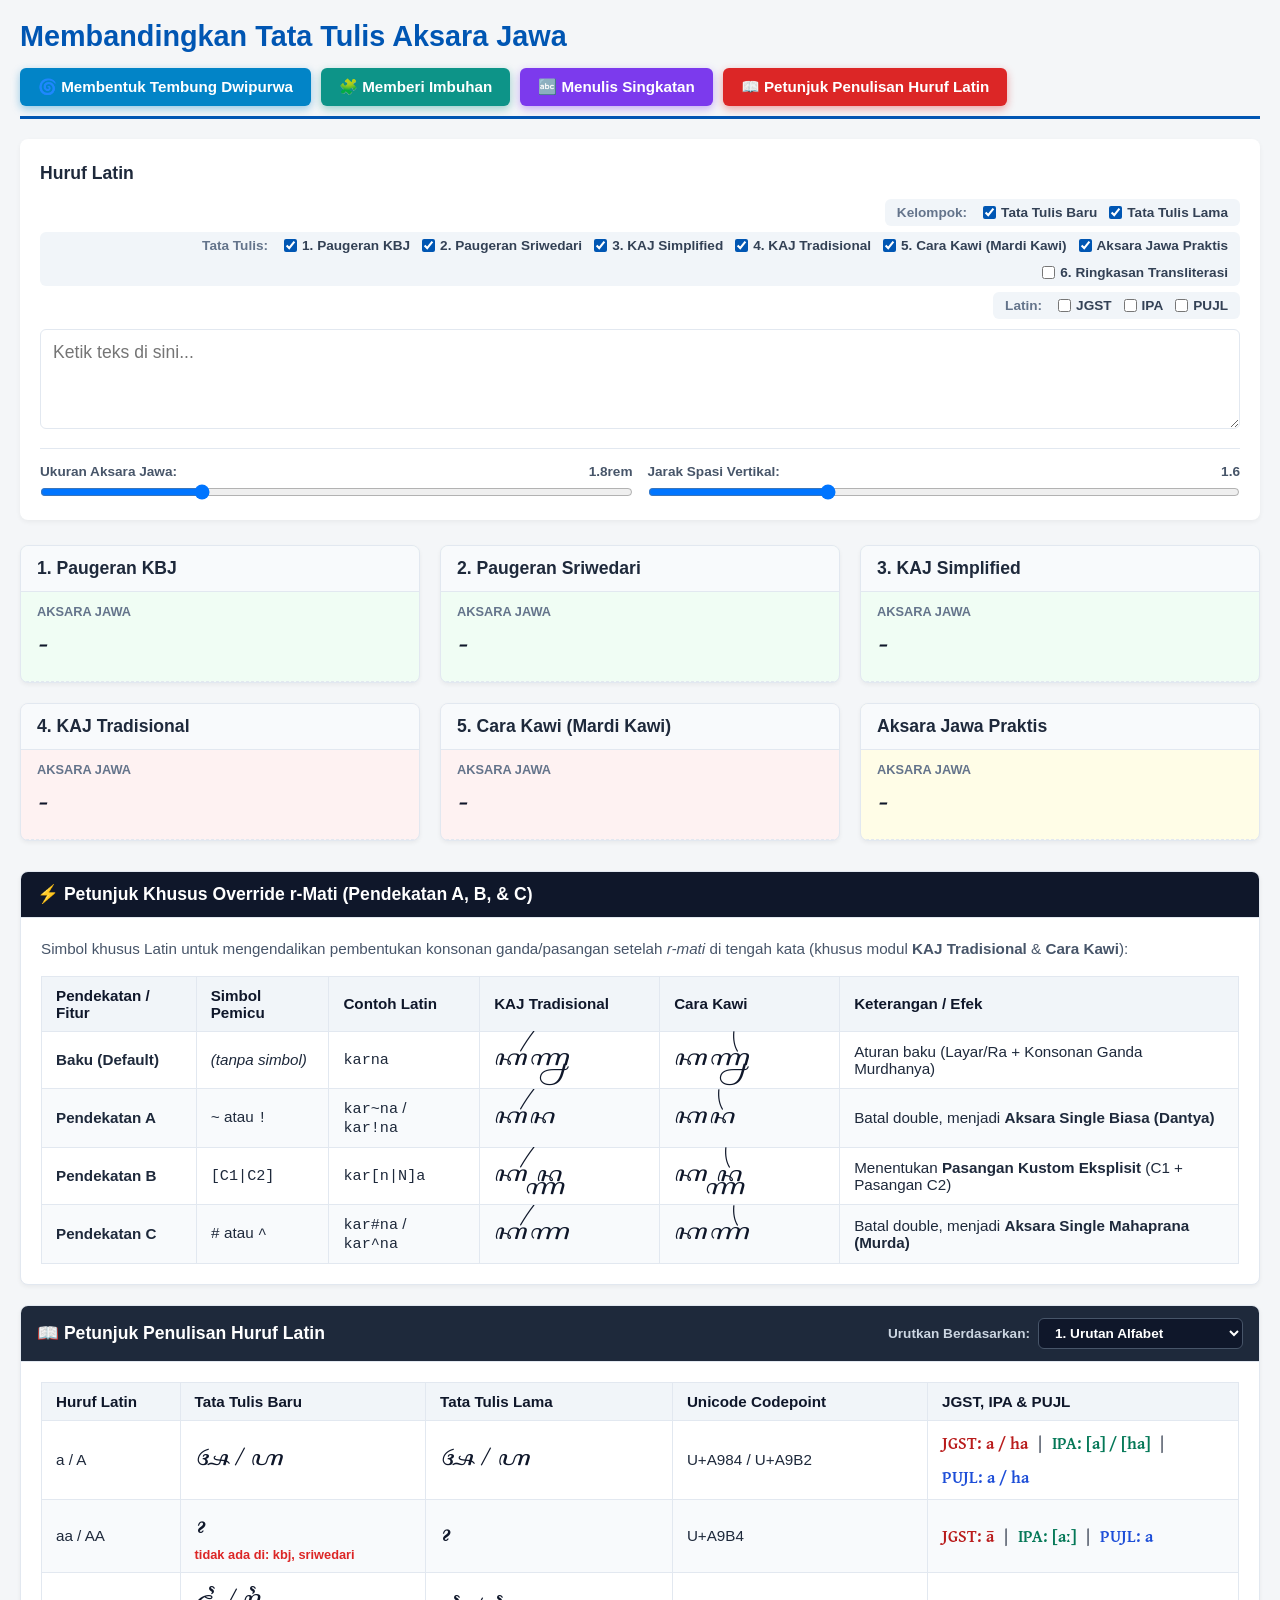
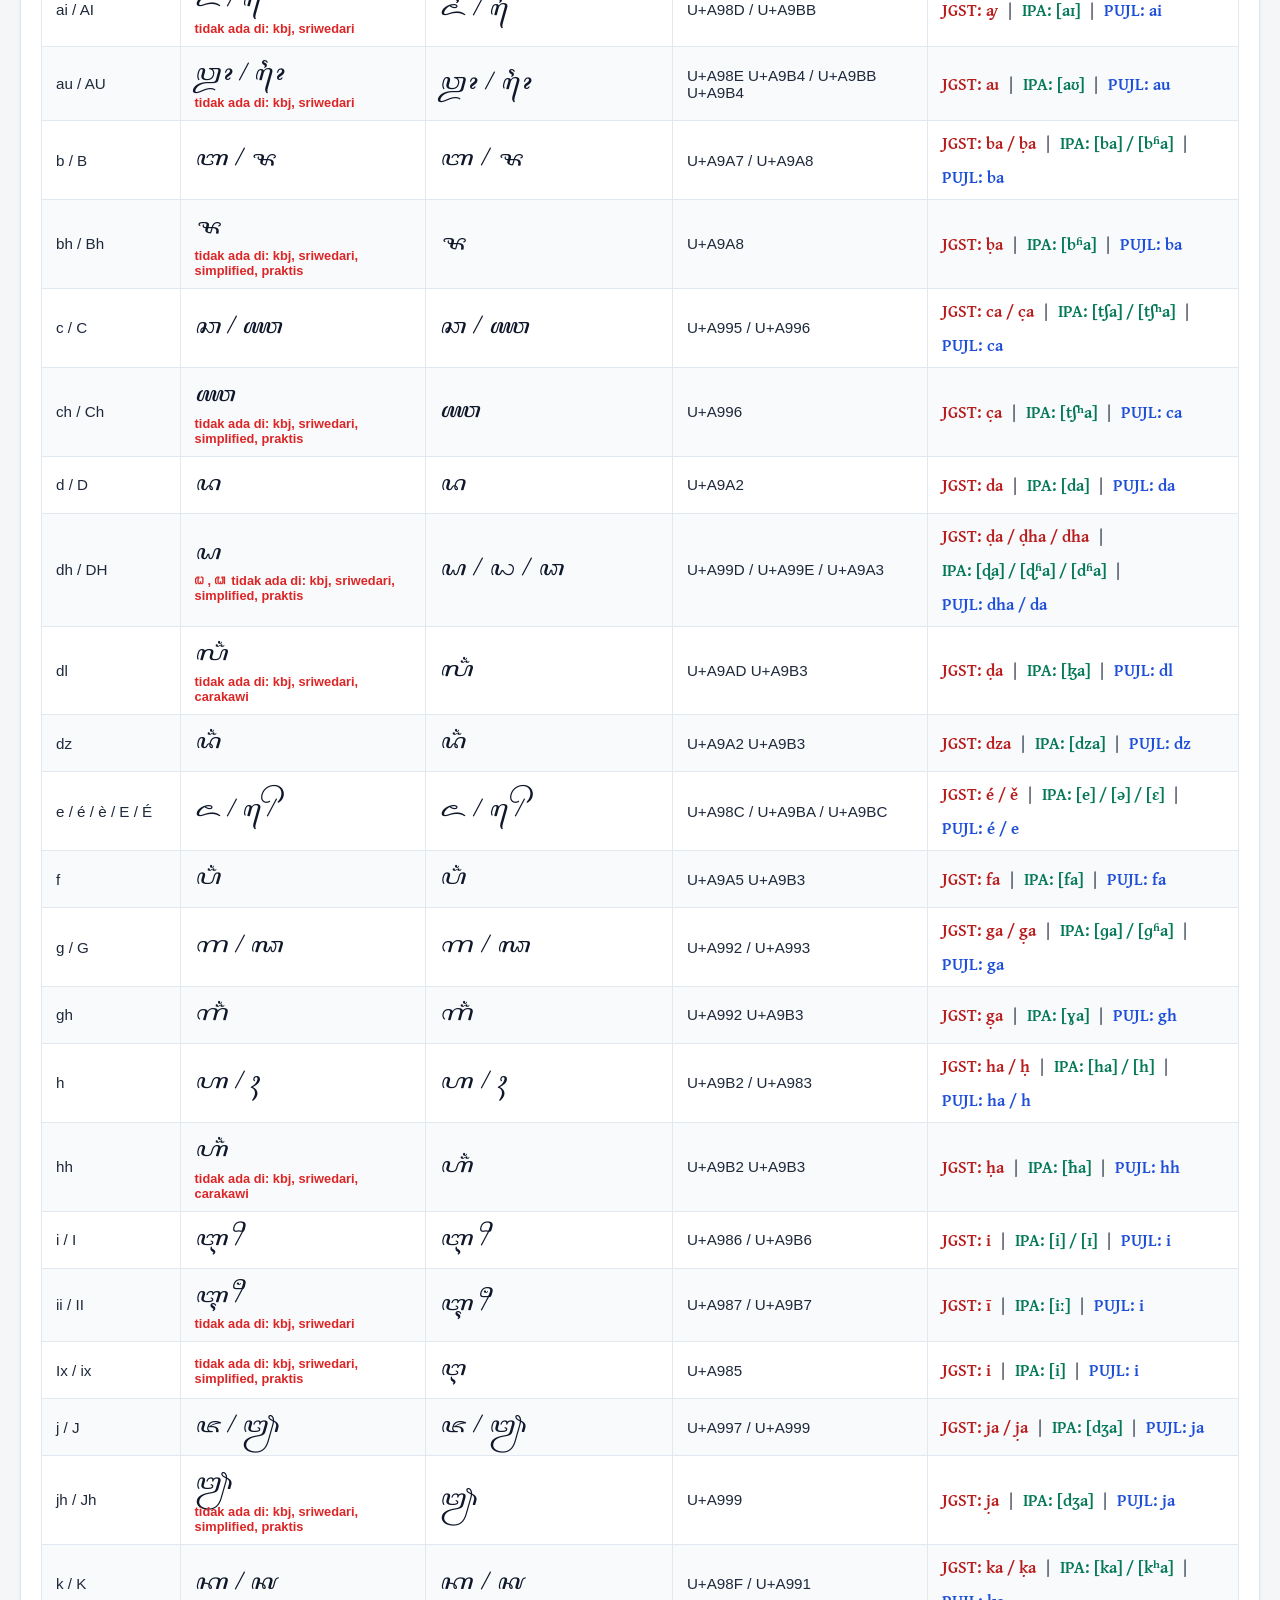
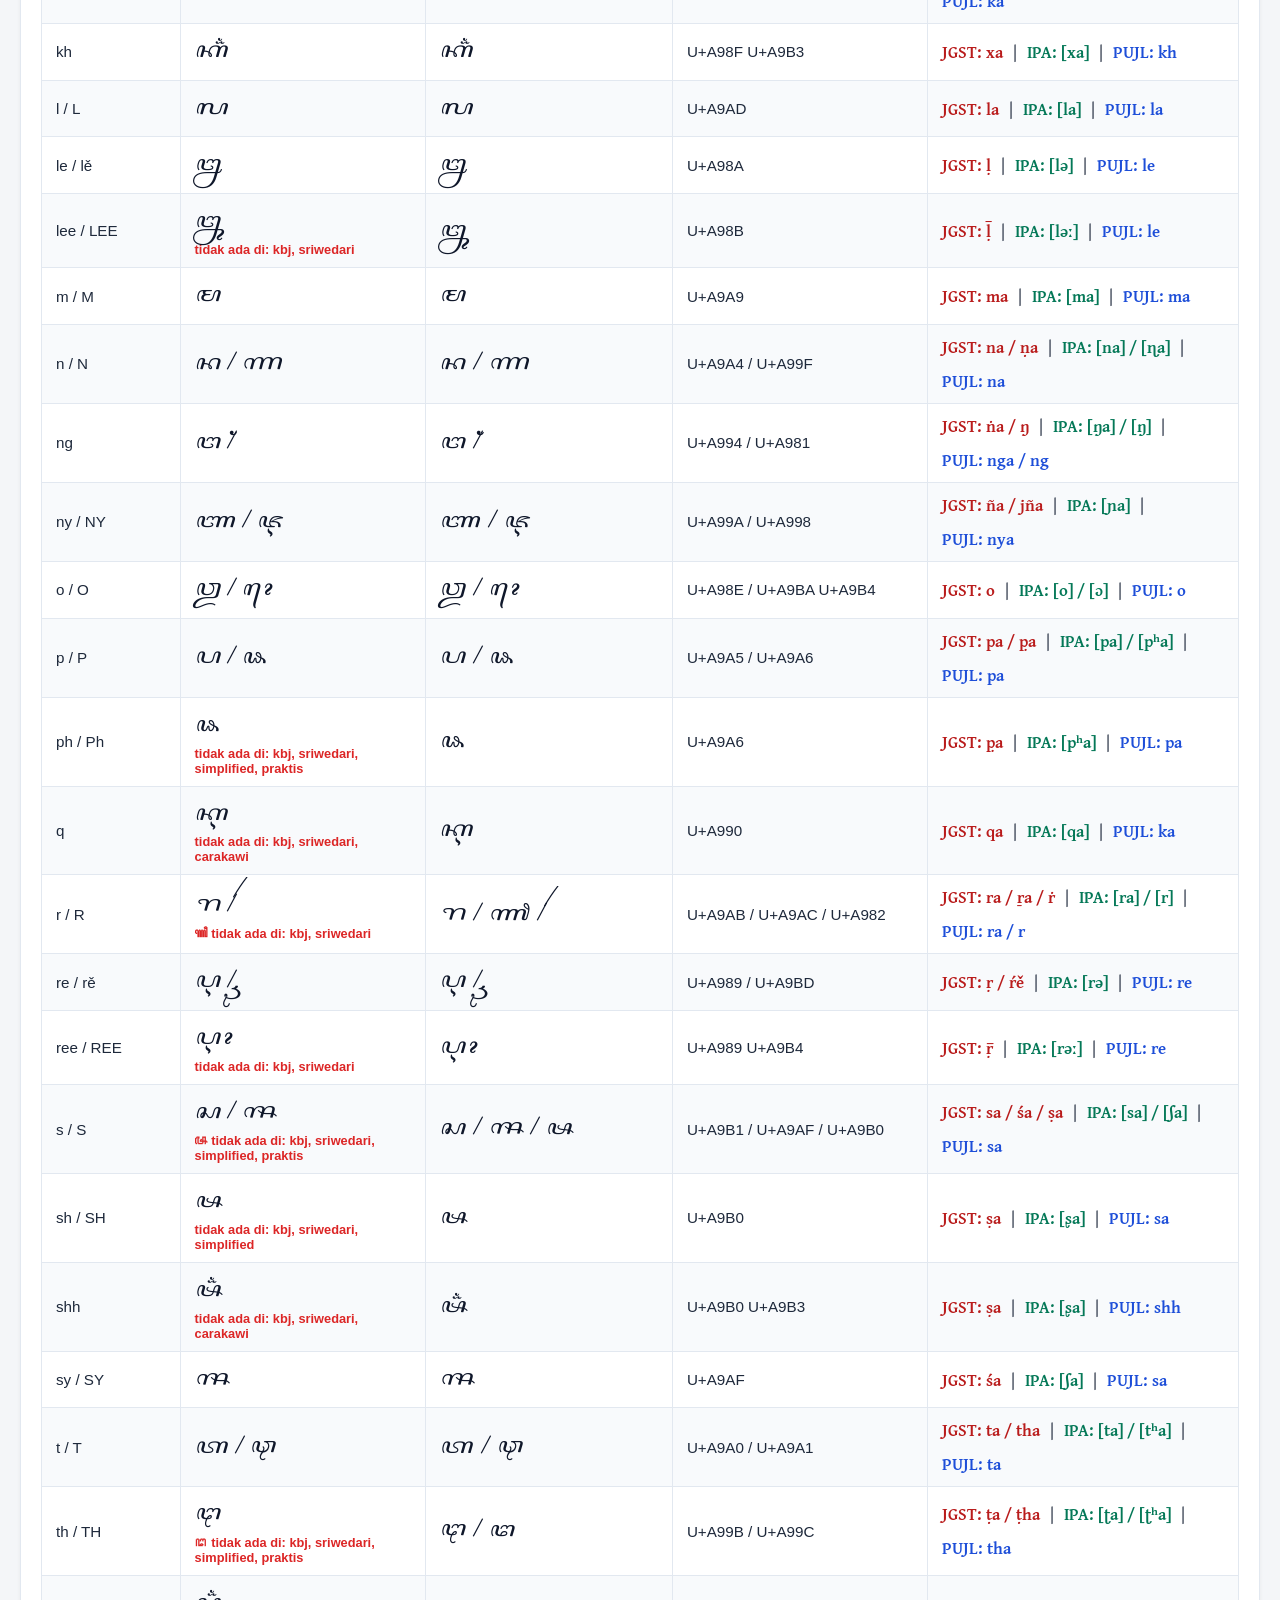
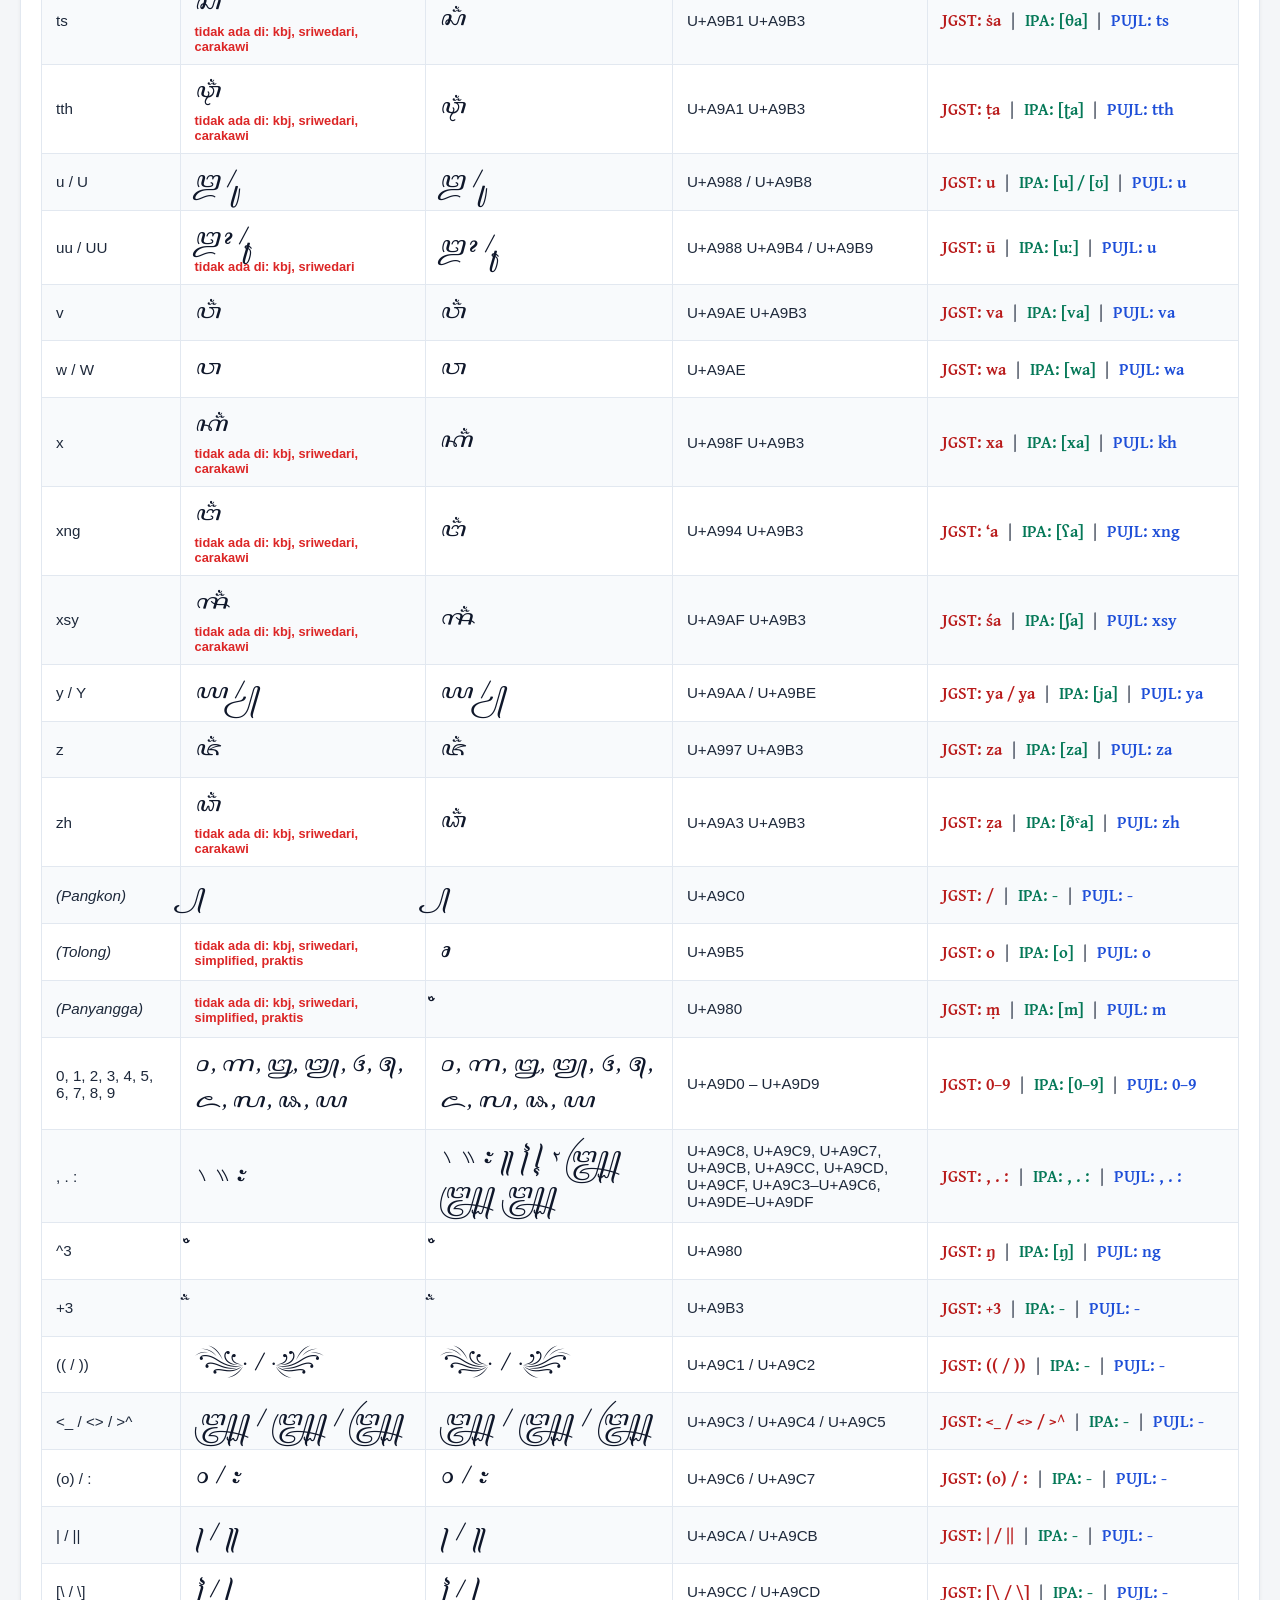
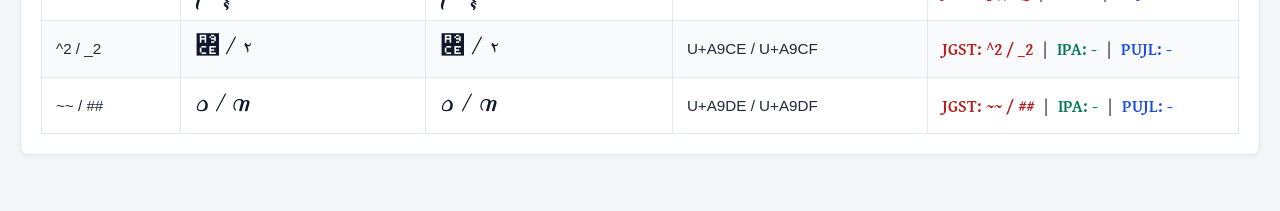
<file: index.html>
<!DOCTYPE html>
<html lang="jw">
<head>
    <meta charset="UTF-8">
    <meta name="viewport" content="width=device-width, initial-scale=1.0">

    <!-- Google tag (gtag.js) -->
    <script async src="https://www.googletagmanager.com/gtag/js?id=G-HC0LWB9G6X"></script>
    <script>
        window.dataLayer = window.dataLayer || [];
        function gtag(){dataLayer.push(arguments);}
        gtag('js', new Date());
        gtag('config', 'G-HC0LWB9G6X');
    </script>
    
    <title>Membandingkan Tata Tulis Aksara Jawa</title>
    <!-- Google Font Gentium Plus untuk JGST, IPA & PUJL -->
    <link rel="preconnect" href="https://fonts.googleapis.com">
    <link rel="preconnect" href="https://fonts.gstatic.com" crossorigin>
    <link href="https://fonts.googleapis.com/css2?family=Gentium+Plus:ital,wght@0,400;0,700;1,400;1,700&display=swap" rel="stylesheet">
    <link rel="stylesheet" href="style.css">
</head>
<body>

<iframe id="enginePraktis" style="display:none;"></iframe>
<iframe id="engineKBJ" style="display:none;"></iframe>
<iframe id="engineSriwedari" style="display:none;"></iframe>
<iframe id="engineSimplified" style="display:none;"></iframe>
<iframe id="engineTradisional" style="display:none;"></iframe>
<iframe id="engineCaraKawi" style="display:none;"></iframe>

<div class="container">
    <div class="header-bar">
        <h1>Membandingkan Tata Tulis Aksara Jawa</h1>
        <div style="display: flex; gap: 10px; flex-wrap: wrap; align-items: center;">
            <button type="button" id="btnOpenDwipurwa" class="btn-petunjuk-latin" style="background-color: #0284c7; box-shadow: 0 3px 8px rgba(2, 132, 199, 0.4);">🌀 Membentuk Tembung Dwipurwa</button>
            <button type="button" id="btnOpenImbuhan" class="btn-petunjuk-latin" style="background-color: #0d9488; box-shadow: 0 3px 8px rgba(13, 148, 136, 0.4);">🧩 Memberi Imbuhan</button>
            <button type="button" id="btnOpenSingkatan" class="btn-petunjuk-latin" style="background-color: #7c3aed; box-shadow: 0 3px 8px rgba(124, 58, 237, 0.4);">🔤 Menulis Singkatan</button>
            <a href="#petunjukLatin" class="btn-petunjuk-latin">📖 Petunjuk Penulisan Huruf Latin</a>
        </div>
    </div>

    <div class="input-section">
        <div class="input-header">
            <span class="input-title">Huruf Latin</span>
            <div class="toggles-wrapper">
                <div class="card-toggles">
                    <span class="toggle-label">Kelompok:</span>
                    <label class="card-toggle-item"><input type="checkbox" id="toggleTataTulisBaru" checked> Tata Tulis Baru</label>
                    <label class="card-toggle-item"><input type="checkbox" id="toggleTataTulisLama" checked> Tata Tulis Lama</label>
                </div>
                <div class="card-toggles">
                    <span class="toggle-label">Tata Tulis:</span>
                    <label class="card-toggle-item"><input type="checkbox" class="toggle-card" data-card="KBJ" checked> 1. Paugeran KBJ</label>
                    <label class="card-toggle-item"><input type="checkbox" class="toggle-card" data-card="Sriwedari" checked> 2. Paugeran Sriwedari</label>
                    <label class="card-toggle-item"><input type="checkbox" class="toggle-card" data-card="Simplified" checked> 3. KAJ Simplified</label>
                    <label class="card-toggle-item"><input type="checkbox" class="toggle-card" data-card="Tradisional" checked> 4. KAJ Tradisional</label>
                    <label class="card-toggle-item"><input type="checkbox" class="toggle-card" data-card="CaraKawi" checked> 5. Cara Kawi (Mardi Kawi)</label>
                    <label class="card-toggle-item"><input type="checkbox" class="toggle-card" data-card="Praktis" checked> Aksara Jawa Praktis</label>
                    <label class="card-toggle-item"><input type="checkbox" class="toggle-card" data-card="Ringkasan"> 6. Ringkasan Transliterasi</label>
                </div>
                <div class="sub-toggles">
                    <span class="toggle-label">Latin:</span>
                    <label class="card-toggle-item"><input type="checkbox" class="toggle-sub" data-sub="jgst"> JGST</label>
                    <label class="card-toggle-item"><input type="checkbox" class="toggle-sub" data-sub="ipa"> IPA</label>
                    <label class="card-toggle-item"><input type="checkbox" class="toggle-sub" data-sub="pujl"> PUJL</label>
                </div>
            </div>
        </div>
        
        <div class="textarea-wrapper">
            <textarea id="inputLatin" 
                      placeholder="Ketik teks di sini..." 
                      autocapitalize="none" 
                      autocomplete="off" 
                      autocorrect="off" 
                      spellcheck="false"></textarea>
            <button id="btnClear" class="btn-clear" title="Hapus teks">&times;</button>
        </div>

        <div class="controls-grid">
            <div class="control-group">
                <label for="sliderFontSize">Ukuran Aksara Jawa: <span id="valFontSize">1.8rem</span></label>
                <input type="range" id="sliderFontSize" min="1" max="4" step="0.1" value="1.8">
            </div>
            <div class="control-group">
                <label for="sliderLineHeight">Jarak Spasi Vertikal: <span id="valLineHeight">1.6</span></label>
                <input type="range" id="sliderLineHeight" min="1" max="3" step="0.1" value="1.6">
            </div>
        </div>
    </div>

    <div class="grid-container">
        <!-- 1. Paugeran KBJ -->
        <div class="card" id="cardKBJ">
            <div class="card-header">1. Paugeran KBJ</div>
            <div class="output-group group-aksara">
                <div class="output-label">Aksara Jawa</div>
                <div id="outKBJ_Aksara" class="box-aksara font-ngayogyann">-</div>
            </div>
            <div class="output-group group-jgst">
                <div class="output-label">JGST</div>
                <div id="outKBJ_JGST" class="box-jgst">-</div>
            </div>
            <div class="output-group group-ipa">
                <div class="output-label">IPA</div>
                <div id="outKBJ_IPA" class="box-ipa">-</div>
            </div>
            <div class="output-group group-pujl">
                <div class="output-label">PUJL</div>
                <div id="outKBJ_PUJL" class="box-pujl">-</div>
            </div>
        </div>

        <!-- 2. Paugeran Sriwedari -->
        <div class="card" id="cardSriwedari">
            <div class="card-header">2. Paugeran Sriwedari</div>
            <div class="output-group group-aksara">
                <div class="output-label">Aksara Jawa</div>
                <div id="outSriwedari_Aksara" class="box-aksara font-ngayogyann">-</div>
            </div>
            <div class="output-group group-jgst">
                <div class="output-label">JGST</div>
                <div id="outSriwedari_JGST" class="box-jgst">-</div>
            </div>
            <div class="output-group group-ipa">
                <div class="output-label">IPA</div>
                <div id="outSriwedari_IPA" class="box-ipa">-</div>
            </div>
            <div class="output-group group-pujl">
                <div class="output-label">PUJL</div>
                <div id="outSriwedari_PUJL" class="box-pujl">-</div>
            </div>
        </div>

        <!-- 3. KAJ Simplified -->
        <div class="card" id="cardSimplified">
            <div class="card-header">3. KAJ Simplified</div>
            <div class="output-group group-aksara">
                <div class="output-label">Aksara Jawa</div>
                <div id="outSimplified_Aksara" class="box-aksara font-ngayogyann">-</div>
            </div>
            <div class="output-group group-jgst">
                <div class="output-label">JGST</div>
                <div id="outSimplified_JGST" class="box-jgst">-</div>
            </div>
            <div class="output-group group-ipa">
                <div class="output-label">IPA</div>
                <div id="outSimplified_IPA" class="box-ipa">-</div>
            </div>
            <div class="output-group group-pujl">
                <div class="output-label">PUJL</div>
                <div id="outSimplified_PUJL" class="box-pujl">-</div>
            </div>
        </div>

        <!-- 4. KAJ Tradisional -->
        <div class="card" id="cardTradisional">
            <div class="card-header">4. KAJ Tradisional</div>
            <div class="output-group group-aksara">
                <div class="output-label">Aksara Jawa</div>
                <div id="outTradisional_Aksara" class="box-aksara font-ngayogyan">-</div>
            </div>
            <div class="output-group group-jgst">
                <div class="output-label">JGST</div>
                <div id="outTradisional_JGST" class="box-jgst">-</div>
            </div>
            <div class="output-group group-ipa">
                <div class="output-label">IPA</div>
                <div id="outTradisional_IPA" class="box-ipa">-</div>
            </div>
            <div class="output-group group-pujl">
                <div class="output-label">PUJL</div>
                <div id="outTradisional_PUJL" class="box-pujl">-</div>
            </div>
        </div>

        <!-- 5. Cara Kawi (Mardi Kawi) -->
        <div class="card" id="cardCaraKawi">
            <div class="card-header">5. Cara Kawi (Mardi Kawi)</div>
            <div class="output-group group-aksara">
                <div class="output-label">Aksara Jawa</div>
                <div id="outCaraKawi_Aksara" class="box-aksara font-ngayogyan">-</div>
            </div>
            <div class="output-group group-jgst">
                <div class="output-label">JGST</div>
                <div id="outCaraKawi_JGST" class="box-jgst">-</div>
            </div>
            <div class="output-group group-ipa">
                <div class="output-label">IPA</div>
                <div id="outCaraKawi_IPA" class="box-ipa">-</div>
            </div>
            <div class="output-group group-pujl">
                <div class="output-label">PUJL</div>
                <div id="outCaraKawi_PUJL" class="box-pujl">-</div>
            </div>
        </div>

        <!-- Aksara Jawa Praktis -->
        <div class="card" id="cardPraktis">
            <div class="card-header">Aksara Jawa Praktis</div>
            <div class="output-group group-aksara">
                <div class="output-label">Aksara Jawa</div>
                <div id="outPraktis_Aksara" class="box-aksara font-ngayogyann">-</div>
            </div>
            <div class="output-group group-jgst">
                <div class="output-label">JGST</div>
                <div id="outPraktis_JGST" class="box-jgst">-</div>
            </div>
            <div class="output-group group-ipa">
                <div class="output-label">IPA</div>
                <div id="outPraktis_IPA" class="box-ipa">-</div>
            </div>
            <div class="output-group group-pujl">
                <div class="output-label">PUJL</div>
                <div id="outPraktis_PUJL" class="box-pujl">-</div>
            </div>
        </div>

        <!-- 6. Ringkasan Transliterasi (Default Hidden) -->
        <div class="card" id="cardRingkasan" style="display: none;">
            <div class="card-header">6. Ringkasan Transliterasi</div>
            <div class="output-group group-pujl">
                <div class="output-label">PUJL</div>
                <div id="outRingkasan_PUJL" class="box-pujl">-</div>
            </div>
            <div class="output-group">
                <div class="output-label">Paugeran KBJ</div>
                <div id="outRingkasan_KBJ" class="box-aksara font-ngayogyann">-</div>
                <div class="ringkasan-sub-row">
                    <div id="outRingkasan_KBJ_JGST" class="box-jgst group-jgst">-</div>
                    <div id="outRingkasan_KBJ_IPA" class="box-ipa group-ipa">-</div>
                </div>
            </div>
            <div class="output-group">
                <div class="output-label">Paugeran Sriwedari</div>
                <div id="outRingkasan_Sriwedari" class="box-aksara font-ngayogyann">-</div>
                <div class="ringkasan-sub-row">
                    <div id="outRingkasan_Sriwedari_JGST" class="box-jgst group-jgst">-</div>
                    <div id="outRingkasan_Sriwedari_IPA" class="box-ipa group-ipa">-</div>
                </div>
            </div>
            <div class="output-group">
                <div class="output-label">KAJ Simplified</div>
                <div id="outRingkasan_Simplified" class="box-aksara font-ngayogyann">-</div>
                <div class="ringkasan-sub-row">
                    <div id="outRingkasan_Simplified_JGST" class="box-jgst group-jgst">-</div>
                    <div id="outRingkasan_Simplified_IPA" class="box-ipa group-ipa">-</div>
                </div>
            </div>
            <div class="output-group">
                <div class="output-label">KAJ Tradisional</div>
                <div id="outRingkasan_Tradisional" class="box-aksara font-ngayogyan">-</div>
                <div class="ringkasan-sub-row">
                    <div id="outRingkasan_Tradisional_JGST" class="box-jgst group-jgst">-</div>
                    <div id="outRingkasan_Tradisional_IPA" class="box-ipa group-ipa">-</div>
                </div>
            </div>
            <div class="output-group">
                <div class="output-label">Cara Kawi (Mardi Kawi)</div>
                <div id="outRingkasan_CaraKawi" class="box-aksara font-ngayogyan">-</div>
                <div class="ringkasan-sub-row">
                    <div id="outRingkasan_CaraKawi_JGST" class="box-jgst group-jgst">-</div>
                    <div id="outRingkasan_CaraKawi_IPA" class="box-ipa group-ipa">-</div>
                </div>
            </div>
            <div class="output-group">
                <div class="output-label">Aksara Jawa Praktis</div>
                <div id="outRingkasan_Praktis" class="box-aksara font-ngayogyann">-</div>
                <div class="ringkasan-sub-row">
                    <div id="outRingkasan_Praktis_JGST" class="box-jgst group-jgst">-</div>
                    <div id="outRingkasan_Praktis_IPA" class="box-ipa group-ipa">-</div>
                </div>
            </div>
        </div>
    </div>

    <!-- Petunjuk Khusus Override r-Mati (Pendekatan A, B, & C) -->
    <div class="card" id="petunjukOverrideR" style="margin-top: 30px;">
        <div class="card-header" style="background: #0f172a; color: #ffffff;">
            <span>⚡ Petunjuk Khusus Override r-Mati (Pendekatan A, B, &amp; C)</span>
        </div>
        <div style="padding: 20px; overflow-x: auto;">
            <p style="margin-bottom: 15px; color: #475569; font-size: 0.95rem; line-height: 1.5;">
                Simbol khusus Latin untuk mengendalikan pembentukan konsonan ganda/pasangan setelah <em>r-mati</em> di tengah kata (khusus modul <strong>KAJ Tradisional</strong> &amp; <strong>Cara Kawi</strong>):
            </p>
            <table class="table-guide">
                <thead>
                    <tr>
                        <th style="min-width: 140px;">Pendekatan / Fitur</th>
                        <th style="min-width: 120px;">Simbol Pemicu</th>
                        <th style="min-width: 150px;">Contoh Latin</th>
                        <th style="min-width: 180px;">KAJ Tradisional</th>
                        <th style="min-width: 180px;">Cara Kawi</th>
                        <th style="min-width: 250px;">Keterangan / Efek</th>
                    </tr>
                </thead>
                <tbody>
                    <tr>
                        <td><strong>Baku (Default)</strong></td>
                        <td><em>(tanpa simbol)</em></td>
                        <td><code>karna</code></td>
                        <td><span class="aksara-lama-cell">ꦏꦂꦟ꧀ꦤ</span></td>
                        <td><span class="aksara-lama-cell">ꦏꦫ꧀ꦟ꧀ꦤ</span></td>
                        <td>Aturan baku (Layar/Ra + Konsonan Ganda Murdhanya)</td>
                    </tr>
                    <tr>
                        <td><strong>Pendekatan A</strong></td>
                        <td><code>~</code> atau <code>!</code></td>
                        <td><code>kar~na</code> / <code>kar!na</code></td>
                        <td><span class="aksara-lama-cell">ꦏꦂꦤ</span></td>
                        <td><span class="aksara-lama-cell">ꦏꦫ꧀ꦤ</span></td>
                        <td>Batal double, menjadi <strong>Aksara Single Biasa (Dantya)</strong></td>
                    </tr>
                    <tr>
                        <td><strong>Pendekatan B</strong></td>
                        <td><code>[C1|C2]</code></td>
                        <td><code>kar[n|N]a</code></td>
                        <td><span class="aksara-lama-cell">ꦏꦂꦤ꧀ꦟ</span></td>
                        <td><span class="aksara-lama-cell">ꦏꦫ꧀ꦤ꧀ꦟ</span></td>
                        <td>Menentukan <strong>Pasangan Kustom Eksplisit</strong> (C1 + Pasangan C2)</td>
                    </tr>
                    <tr>
                        <td><strong>Pendekatan C</strong></td>
                        <td><code>#</code> atau <code>^</code></td>
                        <td><code>kar#na</code> / <code>kar^na</code></td>
                        <td><span class="aksara-lama-cell">ꦏꦂꦟ</span></td>
                        <td><span class="aksara-lama-cell">ꦏꦫ꧀ꦟ</span></td>
                        <td>Batal double, menjadi <strong>Aksara Single Mahaprana (Murda)</strong></td>
                    </tr>
                </tbody>
            </table>
        </div>
    </div>

    <!-- Petunjuk Penulisan Huruf Latin Lengkap -->
    <div class="card" id="petunjukLatin" style="margin-top: 20px; margin-bottom: 40px;">
        <div class="card-header" style="display: flex; justify-content: space-between; align-items: center; background: #1e293b; color: #ffffff; flex-wrap: wrap; gap: 10px;">
            <span>📖 Petunjuk Penulisan Huruf Latin</span>
            <div style="display: flex; align-items: center; gap: 8px;">
                <label for="selectSortGuide" style="font-size: 0.85rem; color: #cbd5e1; font-weight: 600;">Urutkan Berdasarkan:</label>
                <select id="selectSortGuide" style="padding: 6px 12px; border-radius: 6px; border: 1px solid #475569; background-color: #0f172a; color: #ffffff; font-size: 0.85rem; cursor: pointer; font-weight: 600; outline: none;">
                    <option value="alfabet" selected>1. Urutan Alfabet</option>
                    <option value="hanacaraka">2. Urutan Hanacaraka</option>
                    <option value="warga">3. Urutan Warga Aksara</option>
                    <option value="unicode">4. Urutan Unicode</option>
                    <option value="tatatulisbaru">5. Urutan Tata Tulis Baru</option>
                </select>
            </div>
        </div>
        <div style="padding: 20px; overflow-x: auto;">
            <table class="table-guide">
                <thead>
                    <tr>
                        <th style="min-width: 130px;">Huruf Latin</th>
                        <th style="min-width: 220px;">Tata Tulis Baru</th>
                        <th style="min-width: 220px;">Tata Tulis Lama</th>
                        <th style="min-width: 170px;">Unicode Codepoint</th>
                        <th style="min-width: 280px;">JGST, IPA &amp; PUJL</th>
                    </tr>
                </thead>
                <tbody>
                    <tr data-alfabet="1" data-hanacaraka="21" data-warga="61" data-unicode="104" data-tatatulisbaru="401">
                        <td>a / A</td>
                        <td><span class="aksara-cell">ꦄ / ꦲ</span></td>
                        <td><span class="aksara-lama-cell">ꦄ / ꦲ</span></td>
                        <td>U+A984 / U+A9B2</td>
                        <td>
                            <div class="combined-notation">
                                <span class="tag-jgst">JGST: a / ha</span>
                                <span>|</span>
                                <span class="tag-ipa">IPA: [a] / [ha]</span>
                                <span>|</span>
                                <span class="tag-pujl">PUJL: a / ha</span>
                            </div>
                        </td>
                    </tr>
                    <tr data-alfabet="2" data-hanacaraka="22" data-warga="62" data-unicode="154" data-tatatulisbaru="402">
                        <td>aa / AA</td>
                        <td>
                            <span class="aksara-cell">ꦴ</span>
                            <span class="missing-badge">tidak ada di: kbj, sriwedari</span>
                        </td>
                        <td><span class="aksara-lama-cell">ꦴ</span></td>
                        <td>U+A9B4</td>
                        <td>
                            <div class="combined-notation">
                                <span class="tag-jgst">JGST: ā</span>
                                <span>|</span>
                                <span class="tag-ipa">IPA: [aː]</span>
                                <span>|</span>
                                <span class="tag-pujl">PUJL: a</span>
                            </div>
                        </td>
                    </tr>
                    <tr data-alfabet="3" data-hanacaraka="28" data-warga="68" data-unicode="113" data-tatatulisbaru="408">
                        <td>ai / AI</td>
                        <td>
                            <span class="aksara-cell">ꦍ / ꦻ</span>
                            <span class="missing-badge">tidak ada di: kbj, sriwedari</span>
                        </td>
                        <td><span class="aksara-lama-cell">ꦍ / ꦻ</span></td>
                        <td>U+A98D / U+A9BB</td>
                        <td>
                            <div class="combined-notation">
                                <span class="tag-jgst">JGST: ꜽ</span>
                                <span>|</span>
                                <span class="tag-ipa">IPA: [aɪ]</span>
                                <span>|</span>
                                <span class="tag-pujl">PUJL: ai</span>
                            </div>
                        </td>
                    </tr>
                    <tr data-alfabet="4" data-hanacaraka="30" data-warga="70" data-unicode="114" data-tatatulisbaru="410">
                        <td>au / AU</td>
                        <td>
                            <span class="aksara-cell">ꦎꦴ / ꦻꦴ</span>
                            <span class="missing-badge">tidak ada di: kbj, sriwedari</span>
                        </td>
                        <td><span class="aksara-lama-cell">ꦎꦴ / ꦻꦴ</span></td>
                        <td>U+A98E U+A9B4 / U+A9BB U+A9B4</td>
                        <td>
                            <div class="combined-notation">
                                <span class="tag-jgst">JGST: ꜷ</span>
                                <span>|</span>
                                <span class="tag-ipa">IPA: [aʊ]</span>
                                <span>|</span>
                                <span class="tag-pujl">PUJL: au</span>
                            </div>
                        </td>
                    </tr>
                    <tr data-alfabet="5" data-hanacaraka="18" data-warga="53" data-unicode="143" data-tatatulisbaru="118">
                        <td>b / B</td>
                        <td><span class="aksara-cell">ꦧ / ꦨ</span></td>
                        <td><span class="aksara-lama-cell">ꦧ / ꦨ</span></td>
                        <td>U+A9A7 / U+A9A8</td>
                        <td>
                            <div class="combined-notation">
                                <span class="tag-jgst">JGST: ba / ḅa</span>
                                <span>|</span>
                                <span class="tag-ipa">IPA: [ba] / [bʱa]</span>
                                <span>|</span>
                                <span class="tag-pujl">PUJL: ba</span>
                            </div>
                        </td>
                    </tr>
                    <tr data-alfabet="6" data-hanacaraka="18.1" data-warga="54" data-unicode="144" data-tatatulisbaru="207">
                        <td>bh / Bh</td>
                        <td>
                            <span class="aksara-cell">ꦨ</span>
                            <span class="missing-badge">tidak ada di: kbj, sriwedari, simplified, praktis</span>
                        </td>
                        <td><span class="aksara-lama-cell">ꦨ</span></td>
                        <td>U+A9A8</td>
                        <td>
                            <div class="combined-notation">
                                <span class="tag-jgst">JGST: ḅa</span>
                                <span>|</span>
                                <span class="tag-ipa">IPA: [bʱa]</span>
                                <span>|</span>
                                <span class="tag-pujl">PUJL: ba</span>
                            </div>
                        </td>
                    </tr>
                    <tr data-alfabet="7" data-hanacaraka="3" data-warga="21" data-unicode="121" data-tatatulisbaru="103">
                        <td>c / C</td>
                        <td><span class="aksara-cell">ꦕ / ꦖ</span></td>
                        <td><span class="aksara-lama-cell">ꦕ / ꦖ</span></td>
                        <td>U+A995 / U+A996</td>
                        <td>
                            <div class="combined-notation">
                                <span class="tag-jgst">JGST: ca / c̣a</span>
                                <span>|</span>
                                <span class="tag-ipa">IPA: [tʃa] / [tʃʰa]</span>
                                <span>|</span>
                                <span class="tag-pujl">PUJL: ca</span>
                            </div>
                        </td>
                    </tr>
                    <tr data-alfabet="8" data-hanacaraka="3.1" data-warga="22" data-unicode="122" data-tatatulisbaru="208">
                        <td>ch / Ch</td>
                        <td>
                            <span class="aksara-cell">ꦖ</span>
                            <span class="missing-badge">tidak ada di: kbj, sriwedari, simplified, praktis</span>
                        </td>
                        <td><span class="aksara-lama-cell">ꦖ</span></td>
                        <td>U+A996</td>
                        <td>
                            <div class="combined-notation">
                                <span class="tag-jgst">JGST: c̣a</span>
                                <span>|</span>
                                <span class="tag-ipa">IPA: [tʃʰa]</span>
                                <span>|</span>
                                <span class="tag-pujl">PUJL: ca</span>
                            </div>
                        </td>
                    </tr>
                    <tr data-alfabet="9" data-hanacaraka="6" data-warga="42" data-unicode="138" data-tatatulisbaru="106">
                        <td>d / D</td>
                        <td><span class="aksara-cell">ꦢ</span></td>
                        <td><span class="aksara-lama-cell">ꦢ</span></td>
                        <td>U+A9A2</td>
                        <td>
                            <div class="combined-notation">
                                <span class="tag-jgst">JGST: da</span>
                                <span>|</span>
                                <span class="tag-ipa">IPA: [da]</span>
                                <span>|</span>
                                <span class="tag-pujl">PUJL: da</span>
                            </div>
                        </td>
                    </tr>
                    <tr data-alfabet="10" data-hanacaraka="12" data-warga="33" data-unicode="129" data-tatatulisbaru="112">
                        <td>dh / DH</td>
                        <td>
                            <span class="aksara-cell">ꦝ</span>
                            <span class="missing-badge">ꦞ, ꦣ tidak ada di: kbj, sriwedari, simplified, praktis</span>
                        </td>
                        <td><span class="aksara-lama-cell">ꦝ / ꦞ / ꦣ</span></td>
                        <td>U+A99D / U+A99E / U+A9A3</td>
                        <td>
                            <div class="combined-notation">
                                <span class="tag-jgst">JGST: ḍa / ḍha / dha</span>
                                <span>|</span>
                                <span class="tag-ipa">IPA: [ɖa] / [ɖʱa] / [dʱa]</span>
                                <span>|</span>
                                <span class="tag-pujl">PUJL: dha / da</span>
                            </div>
                        </td>
                    </tr>
                    <tr data-alfabet="11" data-hanacaraka="12.1" data-warga="49" data-unicode="147.3" data-tatatulisbaru="315">
                        <td>dl</td>
                        <td>
                            <span class="aksara-cell">ꦭ꦳</span>
                            <span class="missing-badge">tidak ada di: kbj, sriwedari, carakawi</span>
                        </td>
                        <td><span class="aksara-lama-cell">ꦭ꦳</span></td>
                        <td>U+A9AD U+A9B3</td>
                        <td>
                            <div class="combined-notation">
                                <span class="tag-jgst">JGST: ḍa</span>
                                <span>|</span>
                                <span class="tag-ipa">IPA: [ɮa]</span>
                                <span>|</span>
                                <span class="tag-pujl">PUJL: dl</span>
                            </div>
                        </td>
                    </tr>
                    <tr data-alfabet="12" data-hanacaraka="20.1" data-warga="48" data-unicode="138.1" data-tatatulisbaru="305">
                        <td>dz</td>
                        <td><span class="aksara-cell">ꦢ꦳</span></td>
                        <td><span class="aksara-lama-cell">ꦢ꦳</span></td>
                        <td>U+A9A2 U+A9B3</td>
                        <td>
                            <div class="combined-notation">
                                <span class="tag-jgst">JGST: dza</span>
                                <span>|</span>
                                <span class="tag-ipa">IPA: [dza]</span>
                                <span>|</span>
                                <span class="tag-pujl">PUJL: dz</span>
                            </div>
                        </td>
                    </tr>
                    <tr data-alfabet="13" data-hanacaraka="27" data-warga="67" data-unicode="112" data-tatatulisbaru="404">
                        <td>e / é / è / E / É</td>
                        <td><span class="aksara-cell">ꦌ / ꦺ / ꦼ</span></td>
                        <td><span class="aksara-lama-cell">ꦌ / ꦺ / ꦼ</span></td>
                        <td>U+A98C / U+A9BA / U+A9BC</td>
                        <td>
                            <div class="combined-notation">
                                <span class="tag-jgst">JGST: é / ě</span>
                                <span>|</span>
                                <span class="tag-ipa">IPA: [e] / [ə] / [ɛ]</span>
                                <span>|</span>
                                <span class="tag-pujl">PUJL: é / e</span>
                            </div>
                        </td>
                    </tr>
                    <tr data-alfabet="14" data-hanacaraka="11.1" data-warga="56" data-unicode="141.1" data-tatatulisbaru="301">
                        <td>f</td>
                        <td><span class="aksara-cell">ꦥ꦳</span></td>
                        <td><span class="aksara-lama-cell">ꦥ꦳</span></td>
                        <td>U+A9A5 U+A9B3</td>
                        <td>
                            <div class="combined-notation">
                                <span class="tag-jgst">JGST: fa</span>
                                <span>|</span>
                                <span class="tag-ipa">IPA: [fa]</span>
                                <span>|</span>
                                <span class="tag-pujl">PUJL: fa</span>
                            </div>
                        </td>
                    </tr>
                    <tr data-alfabet="15" data-hanacaraka="17" data-warga="3" data-unicode="118" data-tatatulisbaru="117">
                        <td>g / G</td>
                        <td><span class="aksara-cell">ꦒ / ꦓ</span></td>
                        <td><span class="aksara-lama-cell">ꦒ / ꦓ</span></td>
                        <td>U+A992 / U+A993</td>
                        <td>
                            <div class="combined-notation">
                                <span class="tag-jgst">JGST: ga / g̣a</span>
                                <span>|</span>
                                <span class="tag-ipa">IPA: [ɡa] / [ɡʱa]</span>
                                <span>|</span>
                                <span class="tag-pujl">PUJL: ga</span>
                            </div>
                        </td>
                    </tr>
                    <tr data-alfabet="16" data-hanacaraka="17.1" data-warga="4" data-unicode="119" data-tatatulisbaru="306">
                        <td>gh</td>
                        <td><span class="aksara-cell">ꦒ꦳</span></td>
                        <td><span class="aksara-lama-cell">ꦒ꦳</span></td>
                        <td>U+A992 U+A9B3</td>
                        <td>
                            <div class="combined-notation">
                                <span class="tag-jgst">JGST: g̣a</span>
                                <span>|</span>
                                <span class="tag-ipa">IPA: [ɣa]</span>
                                <span>|</span>
                                <span class="tag-pujl">PUJL: gh</span>
                            </div>
                        </td>
                    </tr>
                    <tr data-alfabet="17" data-hanacaraka="1" data-warga="6" data-unicode="150" data-tatatulisbaru="101">
                        <td>h</td>
                        <td><span class="aksara-cell">ꦲ / ꦃ</span></td>
                        <td><span class="aksara-lama-cell">ꦲ / ꦃ</span></td>
                        <td>U+A9B2 / U+A983</td>
                        <td>
                            <div class="combined-notation">
                                <span class="tag-jgst">JGST: ha / ḥ</span>
                                <span>|</span>
                                <span class="tag-ipa">IPA: [ha] / [h]</span>
                                <span>|</span>
                                <span class="tag-pujl">PUJL: ha / h</span>
                            </div>
                        </td>
                    </tr>
                    <tr data-alfabet="18" data-hanacaraka="1.1" data-warga="7" data-unicode="150.1" data-tatatulisbaru="308">
                        <td>hh</td>
                        <td>
                            <span class="aksara-cell">ꦲ꦳</span>
                            <span class="missing-badge">tidak ada di: kbj, sriwedari, carakawi</span>
                        </td>
                        <td><span class="aksara-lama-cell">ꦲ꦳</span></td>
                        <td>U+A9B2 U+A9B3</td>
                        <td>
                            <div class="combined-notation">
                                <span class="tag-jgst">JGST: ḥa</span>
                                <span>|</span>
                                <span class="tag-ipa">IPA: [ħa]</span>
                                <span>|</span>
                                <span class="tag-pujl">PUJL: hh</span>
                            </div>
                        </td>
                    </tr>
                    <tr data-alfabet="19" data-hanacaraka="23" data-warga="63" data-unicode="106" data-tatatulisbaru="402">
                        <td>i / I</td>
                        <td><span class="aksara-cell">ꦆ / ꦶ</span></td>
                        <td><span class="aksara-lama-cell">ꦆ / ꦶ</span></td>
                        <td>U+A986 / U+A9B6</td>
                        <td>
                            <div class="combined-notation">
                                <span class="tag-jgst">JGST: i</span>
                                <span>|</span>
                                <span class="tag-ipa">IPA: [i] / [ɪ]</span>
                                <span>|</span>
                                <span class="tag-pujl">PUJL: i</span>
                            </div>
                        </td>
                    </tr>
                    <tr data-alfabet="20" data-hanacaraka="24" data-warga="64" data-unicode="107" data-tatatulisbaru="403">
                        <td>ii / II</td>
                        <td>
                            <span class="aksara-cell">ꦇ / ꦷ</span>
                            <span class="missing-badge">tidak ada di: kbj, sriwedari</span>
                        </td>
                        <td><span class="aksara-lama-cell">ꦇ / ꦷ</span></td>
                        <td>U+A987 / U+A9B7</td>
                        <td>
                            <div class="combined-notation">
                                <span class="tag-jgst">JGST: ī</span>
                                <span>|</span>
                                <span class="tag-ipa">IPA: [iː]</span>
                                <span>|</span>
                                <span class="tag-pujl">PUJL: i</span>
                            </div>
                        </td>
                    </tr>
                    <tr data-alfabet="21" data-hanacaraka="25" data-warga="65" data-unicode="105" data-tatatulisbaru="411">
                        <td>Ix / ix</td>
                        <td>
                            <span class="missing-badge">tidak ada di: kbj, sriwedari, simplified, praktis</span>
                        </td>
                        <td><span class="aksara-lama-cell">ꦅ</span></td>
                        <td>U+A985</td>
                        <td>
                            <div class="combined-notation">
                                <span class="tag-jgst">JGST: i</span>
                                <span>|</span>
                                <span class="tag-ipa">IPA: [i]</span>
                                <span>|</span>
                                <span class="tag-pujl">PUJL: i</span>
                            </div>
                        </td>
                    </tr>
                    <tr data-alfabet="22" data-hanacaraka="13" data-warga="23" data-unicode="123" data-tatatulisbaru="113">
                        <td>j / J</td>
                        <td><span class="aksara-cell">ꦗ / ꦙ</span></td>
                        <td><span class="aksara-lama-cell">ꦗ / ꦙ</span></td>
                        <td>U+A997 / U+A999</td>
                        <td>
                            <div class="combined-notation">
                                <span class="tag-jgst">JGST: ja / j̣a</span>
                                <span>|</span>
                                <span class="tag-ipa">IPA: [dʒa]</span>
                                <span>|</span>
                                <span class="tag-pujl">PUJL: ja</span>
                            </div>
                        </td>
                    </tr>
                    <tr data-alfabet="23" data-hanacaraka="13.1" data-warga="24" data-unicode="125" data-tatatulisbaru="210">
                        <td>jh / Jh</td>
                        <td>
                            <span class="aksara-cell">ꦙ</span>
                            <span class="missing-badge">tidak ada di: kbj, sriwedari, simplified, praktis</span>
                        </td>
                        <td><span class="aksara-lama-cell">ꦙ</span></td>
                        <td>U+A999</td>
                        <td>
                            <div class="combined-notation">
                                <span class="tag-jgst">JGST: j̣a</span>
                                <span>|</span>
                                <span class="tag-ipa">IPA: [dʒa]</span>
                                <span>|</span>
                                <span class="tag-pujl">PUJL: ja</span>
                            </div>
                        </td>
                    </tr>
                    <tr data-alfabet="24" data-hanacaraka="5" data-warga="1" data-unicode="115" data-tatatulisbaru="105">
                        <td>k / K</td>
                        <td><span class="aksara-cell">ꦏ / ꦑ</span></td>
                        <td><span class="aksara-lama-cell">ꦏ / ꦑ</span></td>
                        <td>U+A98F / U+A991</td>
                        <td>
                            <div class="combined-notation">
                                <span class="tag-jgst">JGST: ka / ḳa</span>
                                <span>|</span>
                                <span class="tag-ipa">IPA: [ka] / [kʰa]</span>
                                <span>|</span>
                                <span class="tag-pujl">PUJL: ka</span>
                            </div>
                        </td>
                    </tr>
                    <tr data-alfabet="25" data-hanacaraka="5.1" data-warga="2" data-unicode="115.1" data-tatatulisbaru="304">
                        <td>kh</td>
                        <td><span class="aksara-cell">ꦏ꦳</span></td>
                        <td><span class="aksara-lama-cell">ꦏ꦳</span></td>
                        <td>U+A98F U+A9B3</td>
                        <td>
                            <div class="combined-notation">
                                <span class="tag-jgst">JGST: xa</span>
                                <span>|</span>
                                <span class="tag-ipa">IPA: [xa]</span>
                                <span>|</span>
                                <span class="tag-pujl">PUJL: kh</span>
                            </div>
                        </td>
                    </tr>
                    <tr data-alfabet="26" data-hanacaraka="10" data-warga="46" data-unicode="147" data-tatatulisbaru="110">
                        <td>l / L</td>
                        <td><span class="aksara-cell">ꦭ</span></td>
                        <td><span class="aksara-lama-cell">ꦭ</span></td>
                        <td>U+A9AD</td>
                        <td>
                            <div class="combined-notation">
                                <span class="tag-jgst">JGST: la</span>
                                <span>|</span>
                                <span class="tag-ipa">IPA: [la]</span>
                                <span>|</span>
                                <span class="tag-pujl">PUJL: la</span>
                            </div>
                        </td>
                    </tr>
                    <tr data-alfabet="27" data-hanacaraka="10.1" data-warga="47" data-unicode="110" data-tatatulisbaru="413">
                        <td>le / lě</td>
                        <td><span class="aksara-cell">ꦊ</span></td>
                        <td><span class="aksara-lama-cell">ꦊ</span></td>
                        <td>U+A98A</td>
                        <td>
                            <div class="combined-notation">
                                <span class="tag-jgst">JGST: ḷ</span>
                                <span>|</span>
                                <span class="tag-ipa">IPA: [lə]</span>
                                <span>|</span>
                                <span class="tag-pujl">PUJL: le</span>
                            </div>
                        </td>
                    </tr>
                    <tr data-alfabet="28" data-hanacaraka="10.2" data-warga="47.1" data-unicode="111" data-tatatulisbaru="414">
                        <td>lee / LEE</td>
                        <td>
                            <span class="aksara-cell">ꦋ</span>
                            <span class="missing-badge">tidak ada di: kbj, sriwedari</span>
                        </td>
                        <td><span class="aksara-lama-cell">ꦋ</span></td>
                        <td>U+A98B</td>
                        <td>
                            <div class="combined-notation">
                                <span class="tag-jgst">JGST: ḹ</span>
                                <span>|</span>
                                <span class="tag-ipa">IPA: [ləː]</span>
                                <span>|</span>
                                <span class="tag-pujl">PUJL: le</span>
                            </div>
                        </td>
                    </tr>
                    <tr data-alfabet="29" data-hanacaraka="16" data-warga="55" data-unicode="145" data-tatatulisbaru="116">
                        <td>m / M</td>
                        <td><span class="aksara-cell">ꦩ</span></td>
                        <td><span class="aksara-lama-cell">ꦩ</span></td>
                        <td>U+A9A9</td>
                        <td>
                            <div class="combined-notation">
                                <span class="tag-jgst">JGST: ma</span>
                                <span>|</span>
                                <span class="tag-ipa">IPA: [ma]</span>
                                <span>|</span>
                                <span class="tag-pujl">PUJL: ma</span>
                            </div>
                        </td>
                    </tr>
                    <tr data-alfabet="30" data-hanacaraka="2" data-warga="43" data-unicode="140" data-tatatulisbaru="102">
                        <td>n / N</td>
                        <td><span class="aksara-cell">ꦤ / ꦟ</span></td>
                        <td><span class="aksara-lama-cell">ꦤ / ꦟ</span></td>
                        <td>U+A9A4 / U+A99F</td>
                        <td>
                            <div class="combined-notation">
                                <span class="tag-jgst">JGST: na / ṇa</span>
                                <span>|</span>
                                <span class="tag-ipa">IPA: [na] / [ɳa]</span>
                                <span>|</span>
                                <span class="tag-pujl">PUJL: na</span>
                            </div>
                        </td>
                    </tr>
                    <tr data-alfabet="31" data-hanacaraka="20" data-warga="5" data-unicode="120" data-tatatulisbaru="120">
                        <td>ng</td>
                        <td><span class="aksara-cell">ꦔ / ꦁ</span></td>
                        <td><span class="aksara-lama-cell">ꦔ / ꦁ</span></td>
                        <td>U+A994 / U+A981</td>
                        <td>
                            <div class="combined-notation">
                                <span class="tag-jgst">JGST: ṅa / ŋ</span>
                                <span>|</span>
                                <span class="tag-ipa">IPA: [ŋa] / [ŋ]</span>
                                <span>|</span>
                                <span class="tag-pujl">PUJL: nga / ng</span>
                            </div>
                        </td>
                    </tr>
                    <tr data-alfabet="32" data-hanacaraka="15" data-warga="25" data-unicode="126" data-tatatulisbaru="115">
                        <td>ny / NY</td>
                        <td><span class="aksara-cell">ꦚ / ꦘ</span></td>
                        <td><span class="aksara-lama-cell">ꦚ / ꦘ</span></td>
                        <td>U+A99A / U+A998</td>
                        <td>
                            <div class="combined-notation">
                                <span class="tag-jgst">JGST: ña / jña</span>
                                <span>|</span>
                                <span class="tag-ipa">IPA: [ɲa]</span>
                                <span>|</span>
                                <span class="tag-pujl">PUJL: nya</span>
                            </div>
                        </td>
                    </tr>
                    <tr data-alfabet="33" data-hanacaraka="29" data-warga="69" data-unicode="114" data-tatatulisbaru="405">
                        <td>o / O</td>
                        <td><span class="aksara-cell">ꦎ / ꦺꦴ</span></td>
                        <td><span class="aksara-lama-cell">ꦎ / ꦺꦴ</span></td>
                        <td>U+A98E / U+A9BA U+A9B4</td>
                        <td>
                            <div class="combined-notation">
                                <span class="tag-jgst">JGST: o</span>
                                <span>|</span>
                                <span class="tag-ipa">IPA: [o] / [ɔ]</span>
                                <span>|</span>
                                <span class="tag-pujl">PUJL: o</span>
                            </div>
                        </td>
                    </tr>
                    <tr data-alfabet="34" data-hanacaraka="11" data-warga="51" data-unicode="141" data-tatatulisbaru="111">
                        <td>p / P</td>
                        <td><span class="aksara-cell">ꦥ / ꦦ</span></td>
                        <td><span class="aksara-lama-cell">ꦥ / ꦦ</span></td>
                        <td>U+A9A5 / U+A9A6</td>
                        <td>
                            <div class="combined-notation">
                                <span class="tag-jgst">JGST: pa / p̣a</span>
                                <span>|</span>
                                <span class="tag-ipa">IPA: [pa] / [pʰa]</span>
                                <span>|</span>
                                <span class="tag-pujl">PUJL: pa</span>
                            </div>
                        </td>
                    </tr>
                    <tr data-alfabet="35" data-hanacaraka="11.2" data-warga="52" data-unicode="142" data-tatatulisbaru="205">
                        <td>ph / Ph</td>
                        <td>
                            <span class="aksara-cell">ꦦ</span>
                            <span class="missing-badge">tidak ada di: kbj, sriwedari, simplified, praktis</span>
                        </td>
                        <td><span class="aksara-lama-cell">ꦦ</span></td>
                        <td>U+A9A6</td>
                        <td>
                            <div class="combined-notation">
                                <span class="tag-jgst">JGST: p̣a</span>
                                <span>|</span>
                                <span class="tag-ipa">IPA: [pʰa]</span>
                                <span>|</span>
                                <span class="tag-pujl">PUJL: pa</span>
                            </div>
                        </td>
                    </tr>
                    <tr data-alfabet="36" data-hanacaraka="5.2" data-warga="8" data-unicode="116" data-tatatulisbaru="307">
                        <td>q</td>
                        <td>
                            <span class="aksara-cell">ꦐ</span>
                            <span class="missing-badge">tidak ada di: kbj, sriwedari, carakawi</span>
                        </td>
                        <td><span class="aksara-lama-cell">ꦐ</span></td>
                        <td>U+A990</td>
                        <td>
                            <div class="combined-notation">
                                <span class="tag-jgst">JGST: qa</span>
                                <span>|</span>
                                <span class="tag-ipa">IPA: [qa]</span>
                                <span>|</span>
                                <span class="tag-pujl">PUJL: ka</span>
                            </div>
                        </td>
                    </tr>
                    <tr data-alfabet="37" data-hanacaraka="4" data-warga="36" data-unicode="146" data-tatatulisbaru="104">
                        <td>r / R</td>
                        <td>
                            <span class="aksara-cell">ꦫ / ꦂ</span>
                            <span class="missing-badge">ꦬ tidak ada di: kbj, sriwedari</span>
                        </td>
                        <td><span class="aksara-lama-cell">ꦫ / ꦬ / ꦂ</span></td>
                        <td>U+A9AB / U+A9AC / U+A982</td>
                        <td>
                            <div class="combined-notation">
                                <span class="tag-jgst">JGST: ra / ṟa / ṙ</span>
                                <span>|</span>
                                <span class="tag-ipa">IPA: [ra] / [r]</span>
                                <span>|</span>
                                <span class="tag-pujl">PUJL: ra / r</span>
                            </div>
                        </td>
                    </tr>
                    <tr data-alfabet="38" data-hanacaraka="4.1" data-warga="37" data-unicode="109" data-tatatulisbaru="412">
                        <td>re / rě</td>
                        <td><span class="aksara-cell">ꦉ / ꦽ</span></td>
                        <td><span class="aksara-lama-cell">ꦉ / ꦽ</span></td>
                        <td>U+A989 / U+A9BD</td>
                        <td>
                            <div class="combined-notation">
                                <span class="tag-jgst">JGST: ṛ / ŕě</span>
                                <span>|</span>
                                <span class="tag-ipa">IPA: [rə]</span>
                                <span>|</span>
                                <span class="tag-pujl">PUJL: re</span>
                            </div>
                        </td>
                    </tr>
                    <tr data-alfabet="39" data-hanacaraka="4.2" data-warga="38" data-unicode="109.1" data-tatatulisbaru="415">
                        <td>ree / REE</td>
                        <td>
                            <span class="aksara-cell">ꦉꦴ</span>
                            <span class="missing-badge">tidak ada di: kbj, sriwedari</span>
                        </td>
                        <td><span class="aksara-lama-cell">ꦉꦴ</span></td>
                        <td>U+A989 U+A9B4</td>
                        <td>
                            <div class="combined-notation">
                                <span class="tag-jgst">JGST: ṝ</span>
                                <span>|</span>
                                <span class="tag-ipa">IPA: [rəː]</span>
                                <span>|</span>
                                <span class="tag-pujl">PUJL: re</span>
                            </div>
                        </td>
                    </tr>
                    <tr data-alfabet="40" data-hanacaraka="8" data-warga="44" data-unicode="149" data-tatatulisbaru="108">
                        <td>s / S</td>
                        <td>
                            <span class="aksara-cell">ꦱ / ꦯ</span>
                            <span class="missing-badge">ꦰ tidak ada di: kbj, sriwedari, simplified, praktis</span>
                        </td>
                        <td><span class="aksara-lama-cell">ꦱ / ꦯ / ꦰ</span></td>
                        <td>U+A9B1 / U+A9AF / U+A9B0</td>
                        <td>
                            <div class="combined-notation">
                                <span class="tag-jgst">JGST: sa / śa / ṣa</span>
                                <span>|</span>
                                <span class="tag-ipa">IPA: [sa] / [ʃa]</span>
                                <span>|</span>
                                <span class="tag-pujl">PUJL: sa</span>
                            </div>
                        </td>
                    </tr>
                    <tr data-alfabet="41" data-hanacaraka="8.2" data-warga="34" data-unicode="148" data-tatatulisbaru="318">
                        <td>sh / SH</td>
                        <td>
                            <span class="aksara-cell">ꦰ</span>
                            <span class="missing-badge">tidak ada di: kbj, sriwedari, simplified</span>
                        </td>
                        <td><span class="aksara-lama-cell">ꦰ</span></td>
                        <td>U+A9B0</td>
                        <td>
                            <div class="combined-notation">
                                <span class="tag-jgst">JGST: ṣa</span>
                                <span>|</span>
                                <span class="tag-ipa">IPA: [ʂa]</span>
                                <span>|</span>
                                <span class="tag-pujl">PUJL: sa</span>
                            </div>
                        </td>
                    </tr>
                    <tr data-alfabet="42" data-hanacaraka="8.3" data-warga="35" data-unicode="148.1" data-tatatulisbaru="310">
                        <td>shh</td>
                        <td>
                            <span class="aksara-cell">ꦰ꦳</span>
                            <span class="missing-badge">tidak ada di: kbj, sriwedari, carakawi</span>
                        </td>
                        <td><span class="aksara-lama-cell">ꦰ꦳</span></td>
                        <td>U+A9B0 U+A9B3</td>
                        <td>
                            <div class="combined-notation">
                                <span class="tag-jgst">JGST: ṣa</span>
                                <span>|</span>
                                <span class="tag-ipa">IPA: [ʂa]</span>
                                <span>|</span>
                                <span class="tag-pujl">PUJL: shh</span>
                            </div>
                        </td>
                    </tr>
                    <tr data-alfabet="43" data-hanacaraka="8.1" data-warga="26" data-unicode="147.1" data-tatatulisbaru="204">
                        <td>sy / SY</td>
                        <td><span class="aksara-cell">ꦯ</span></td>
                        <td><span class="aksara-lama-cell">ꦯ</span></td>
                        <td>U+A9AF</td>
                        <td>
                            <div class="combined-notation">
                                <span class="tag-jgst">JGST: śa</span>
                                <span>|</span>
                                <span class="tag-ipa">IPA: [ʃa]</span>
                                <span>|</span>
                                <span class="tag-pujl">PUJL: sa</span>
                            </div>
                        </td>
                    </tr>
                    <tr data-alfabet="44" data-hanacaraka="7" data-warga="41" data-unicode="136" data-tatatulisbaru="107">
                        <td>t / T</td>
                        <td><span class="aksara-cell">ꦠ / ꦡ</span></td>
                        <td><span class="aksara-lama-cell">ꦠ / ꦡ</span></td>
                        <td>U+A9A0 / U+A9A1</td>
                        <td>
                            <div class="combined-notation">
                                <span class="tag-jgst">JGST: ta / tha</span>
                                <span>|</span>
                                <span class="tag-ipa">IPA: [ta] / [tʰa]</span>
                                <span>|</span>
                                <span class="tag-pujl">PUJL: ta</span>
                            </div>
                        </td>
                    </tr>
                    <tr data-alfabet="45" data-hanacaraka="19" data-warga="31" data-unicode="127" data-tatatulisbaru="119">
                        <td>th / TH</td>
                        <td>
                            <span class="aksara-cell">ꦛ</span>
                            <span class="missing-badge">ꦜ tidak ada di: kbj, sriwedari, simplified, praktis</span>
                        </td>
                        <td><span class="aksara-lama-cell">ꦛ / ꦜ</span></td>
                        <td>U+A99B / U+A99C</td>
                        <td>
                            <div class="combined-notation">
                                <span class="tag-jgst">JGST: ṭa / ṭha</span>
                                <span>|</span>
                                <span class="tag-ipa">IPA: [ʈa] / [ʈʰa]</span>
                                <span>|</span>
                                <span class="tag-pujl">PUJL: tha</span>
                            </div>
                        </td>
                    </tr>
                    <tr data-alfabet="46" data-hanacaraka="8.4" data-warga="45" data-unicode="149.2" data-tatatulisbaru="309">
                        <td>ts</td>
                        <td>
                            <span class="aksara-cell">ꦱ꦳</span>
                            <span class="missing-badge">tidak ada di: kbj, sriwedari, carakawi</span>
                        </td>
                        <td><span class="aksara-lama-cell">ꦱ꦳</span></td>
                        <td>U+A9B1 U+A9B3</td>
                        <td>
                            <div class="combined-notation">
                                <span class="tag-jgst">JGST: ṡa</span>
                                <span>|</span>
                                <span class="tag-ipa">IPA: [θa]</span>
                                <span>|</span>
                                <span class="tag-pujl">PUJL: ts</span>
                            </div>
                        </td>
                    </tr>
                    <tr data-alfabet="47" data-hanacaraka="19.1" data-warga="32" data-unicode="137.1" data-tatatulisbaru="316">
                        <td>tth</td>
                        <td>
                            <span class="aksara-cell">ꦡ꦳</span>
                            <span class="missing-badge">tidak ada di: kbj, sriwedari, carakawi</span>
                        </td>
                        <td><span class="aksara-lama-cell">ꦡ꦳</span></td>
                        <td>U+A9A1 U+A9B3</td>
                        <td>
                            <div class="combined-notation">
                                <span class="tag-jgst">JGST: ṭa</span>
                                <span>|</span>
                                <span class="tag-ipa">IPA: [ʈa]</span>
                                <span>|</span>
                                <span class="tag-pujl">PUJL: tth</span>
                            </div>
                        </td>
                    </tr>
                    <tr data-alfabet="48" data-hanacaraka="26" data-warga="66" data-unicode="108" data-tatatulisbaru="403">
                        <td>u / U</td>
                        <td><span class="aksara-cell">ꦈ / ꦸ</span></td>
                        <td><span class="aksara-lama-cell">ꦈ / ꦸ</span></td>
                        <td>U+A988 / U+A9B8</td>
                        <td>
                            <div class="combined-notation">
                                <span class="tag-jgst">JGST: u</span>
                                <span>|</span>
                                <span class="tag-ipa">IPA: [u] / [ʊ]</span>
                                <span>|</span>
                                <span class="tag-pujl">PUJL: u</span>
                            </div>
                        </td>
                    </tr>
                    <tr data-alfabet="49" data-hanacaraka="26.1" data-warga="66.1" data-unicode="108.1" data-tatatulisbaru="407">
                        <td>uu / UU</td>
                        <td>
                            <span class="aksara-cell">ꦈꦴ / ꦹ</span>
                            <span class="missing-badge">tidak ada di: kbj, sriwedari</span>
                        </td>
                        <td><span class="aksara-lama-cell">ꦈꦴ / ꦹ</span></td>
                        <td>U+A988 U+A9B4 / U+A9B9</td>
                        <td>
                            <div class="combined-notation">
                                <span class="tag-jgst">JGST: ū</span>
                                <span>|</span>
                                <span class="tag-ipa">IPA: [uː]</span>
                                <span>|</span>
                                <span class="tag-pujl">PUJL: u</span>
                            </div>
                        </td>
                    </tr>
                    <tr data-alfabet="50" data-hanacaraka="18.2" data-warga="58" data-unicode="147.2" data-tatatulisbaru="302">
                        <td>v</td>
                        <td><span class="aksara-cell">ꦮ꦳</span></td>
                        <td><span class="aksara-lama-cell">ꦮ꦳</span></td>
                        <td>U+A9AE U+A9B3</td>
                        <td>
                            <div class="combined-notation">
                                <span class="tag-jgst">JGST: va</span>
                                <span>|</span>
                                <span class="tag-ipa">IPA: [va]</span>
                                <span>|</span>
                                <span class="tag-pujl">PUJL: va</span>
                            </div>
                        </td>
                    </tr>
                    <tr data-alfabet="51" data-hanacaraka="9" data-warga="57" data-unicode="147.1" data-tatatulisbaru="109">
                        <td>w / W</td>
                        <td><span class="aksara-cell">ꦮ</span></td>
                        <td><span class="aksara-lama-cell">ꦮ</span></td>
                        <td>U+A9AE</td>
                        <td>
                            <div class="combined-notation">
                                <span class="tag-jgst">JGST: wa</span>
                                <span>|</span>
                                <span class="tag-ipa">IPA: [wa]</span>
                                <span>|</span>
                                <span class="tag-pujl">PUJL: wa</span>
                            </div>
                        </td>
                    </tr>
                    <tr data-alfabet="52" data-hanacaraka="5.3" data-warga="9" data-unicode="115.2" data-tatatulisbaru="317">
                        <td>x</td>
                        <td>
                            <span class="aksara-cell">ꦏ꦳</span>
                            <span class="missing-badge">tidak ada di: kbj, sriwedari, carakawi</span>
                        </td>
                        <td><span class="aksara-lama-cell">ꦏ꦳</span></td>
                        <td>U+A98F U+A9B3</td>
                        <td>
                            <div class="combined-notation">
                                <span class="tag-jgst">JGST: xa</span>
                                <span>|</span>
                                <span class="tag-ipa">IPA: [xa]</span>
                                <span>|</span>
                                <span class="tag-pujl">PUJL: kh</span>
                            </div>
                        </td>
                    </tr>
                    <tr data-alfabet="53" data-hanacaraka="20.2" data-warga="10" data-unicode="120.1" data-tatatulisbaru="311">
                        <td>xng</td>
                        <td>
                            <span class="aksara-cell">ꦔ꦳</span>
                            <span class="missing-badge">tidak ada di: kbj, sriwedari, carakawi</span>
                        </td>
                        <td><span class="aksara-lama-cell">ꦔ꦳</span></td>
                        <td>U+A994 U+A9B3</td>
                        <td>
                            <div class="combined-notation">
                                <span class="tag-jgst">JGST: ‘a</span>
                                <span>|</span>
                                <span class="tag-ipa">IPA: [ʕa]</span>
                                <span>|</span>
                                <span class="tag-pujl">PUJL: xng</span>
                            </div>
                        </td>
                    </tr>
                    <tr data-alfabet="54" data-hanacaraka="8.5" data-warga="27" data-unicode="147.2" data-tatatulisbaru="314">
                        <td>xsy</td>
                        <td>
                            <span class="aksara-cell">ꦯ꦳</span>
                            <span class="missing-badge">tidak ada di: kbj, sriwedari, carakawi</span>
                        </td>
                        <td><span class="aksara-lama-cell">ꦯ꦳</span></td>
                        <td>U+A9AF U+A9B3</td>
                        <td>
                            <div class="combined-notation">
                                <span class="tag-jgst">JGST: śa</span>
                                <span>|</span>
                                <span class="tag-ipa">IPA: [ʃa]</span>
                                <span>|</span>
                                <span class="tag-pujl">PUJL: xsy</span>
                            </div>
                        </td>
                    </tr>
                    <tr data-alfabet="55" data-hanacaraka="14" data-warga="28" data-unicode="145.1" data-tatatulisbaru="114">
                        <td>y / Y</td>
                        <td><span class="aksara-cell">ꦪ / ꦾ</span></td>
                        <td><span class="aksara-lama-cell">ꦪ / ꦾ</span></td>
                        <td>U+A9AA / U+A9BE</td>
                        <td>
                            <div class="combined-notation">
                                <span class="tag-jgst">JGST: ya / ỿa</span>
                                <span>|</span>
                                <span class="tag-ipa">IPA: [ja]</span>
                                <span>|</span>
                                <span class="tag-pujl">PUJL: ya</span>
                            </div>
                        </td>
                    </tr>
                    <tr data-alfabet="56" data-hanacaraka="13.2" data-warga="29" data-unicode="123.1" data-tatatulisbaru="303">
                        <td>z</td>
                        <td><span class="aksara-cell">ꦗ꦳</span></td>
                        <td><span class="aksara-lama-cell">ꦗ꦳</span></td>
                        <td>U+A997 U+A9B3</td>
                        <td>
                            <div class="combined-notation">
                                <span class="tag-jgst">JGST: za</span>
                                <span>|</span>
                                <span class="tag-ipa">IPA: [za]</span>
                                <span>|</span>
                                <span class="tag-pujl">PUJL: za</span>
                            </div>
                        </td>
                    </tr>
                    <tr data-alfabet="57" data-hanacaraka="12.2" data-warga="50" data-unicode="139.1" data-tatatulisbaru="317">
                        <td>zh</td>
                        <td>
                            <span class="aksara-cell">ꦣ꦳</span>
                            <span class="missing-badge">tidak ada di: kbj, sriwedari, carakawi</span>
                        </td>
                        <td><span class="aksara-lama-cell">ꦣ꦳</span></td>
                        <td>U+A9A3 U+A9B3</td>
                        <td>
                            <div class="combined-notation">
                                <span class="tag-jgst">JGST: ẓa</span>
                                <span>|</span>
                                <span class="tag-ipa">IPA: [ðˤa]</span>
                                <span>|</span>
                                <span class="tag-pujl">PUJL: zh</span>
                            </div>
                        </td>
                    </tr>
                    <tr data-alfabet="58" data-hanacaraka="31" data-warga="81" data-unicode="160" data-tatatulisbaru="501">
                        <td><em>(Pangkon)</em></td>
                        <td><span class="aksara-cell">꧀</span></td>
                        <td><span class="aksara-lama-cell">꧀</span></td>
                        <td>U+A9C0</td>
                        <td>
                            <div class="combined-notation">
                                <span class="tag-jgst">JGST: /</span>
                                <span>|</span>
                                <span class="tag-ipa">IPA: -</span>
                                <span>|</span>
                                <span class="tag-pujl">PUJL: -</span>
                            </div>
                        </td>
                    </tr>
                    <tr data-alfabet="59" data-hanacaraka="32" data-warga="82" data-unicode="155" data-tatatulisbaru="502">
                        <td><em>(Tolong)</em></td>
                        <td>
                            <span class="missing-badge">tidak ada di: kbj, sriwedari, simplified, praktis</span>
                        </td>
                        <td><span class="aksara-lama-cell">ꦵ</span></td>
                        <td>U+A9B5</td>
                        <td>
                            <div class="combined-notation">
                                <span class="tag-jgst">JGST: o</span>
                                <span>|</span>
                                <span class="tag-ipa">IPA: [o]</span>
                                <span>|</span>
                                <span class="tag-pujl">PUJL: o</span>
                            </div>
                        </td>
                    </tr>
                    <tr data-alfabet="60" data-hanacaraka="33" data-warga="83" data-unicode="101" data-tatatulisbaru="503">
                        <td><em>(Panyangga)</em></td>
                        <td>
                            <span class="missing-badge">tidak ada di: kbj, sriwedari, simplified, praktis</span>
                        </td>
                        <td><span class="aksara-lama-cell">ꦀ</span></td>
                        <td>U+A980</td>
                        <td>
                            <div class="combined-notation">
                                <span class="tag-jgst">JGST: ṃ</span>
                                <span>|</span>
                                <span class="tag-ipa">IPA: [m]</span>
                                <span>|</span>
                                <span class="tag-pujl">PUJL: m</span>
                            </div>
                        </td>
                    </tr>
                    <tr data-alfabet="61" data-hanacaraka="40" data-warga="91" data-unicode="200" data-tatatulisbaru="601">
                        <td>0, 1, 2, 3, 4, 5, 6, 7, 8, 9</td>
                        <td><span class="aksara-cell">꧐, ꧑, ꧒, ꧓, ꧔, ꧕, ꧖, ꧗, ꧘, ꧙</span></td>
                        <td><span class="aksara-lama-cell">꧐, ꧑, ꧒, ꧓, ꧔, ꧕, ꧖, ꧗, ꧘, ꧙</span></td>
                        <td>U+A9D0 – U+A9D9</td>
                        <td>
                            <div class="combined-notation">
                                <span class="tag-jgst">JGST: 0–9</span>
                                <span>|</span>
                                <span class="tag-ipa">IPA: [0–9]</span>
                                <span>|</span>
                                <span class="tag-pujl">PUJL: 0–9</span>
                            </div>
                        </td>
                    </tr>
                    <tr data-alfabet="62" data-hanacaraka="50" data-warga="99" data-unicode="300" data-tatatulisbaru="701">
                        <td>, . :</td>
                        <td><span class="aksara-cell">꧈ ꧉ ꧇</span></td>
                        <td><span class="aksara-lama-cell">꧈ ꧉ ꧇ ꧋ ꧌ ꧍ ꧏ ꧅ ꧄ ꧃</span></td>
                        <td>U+A9C8, U+A9C9, U+A9C7, U+A9CB, U+A9CC, U+A9CD, U+A9CF, U+A9C3–U+A9C6, U+A9DE–U+A9DF</td>
                        <td>
                            <div class="combined-notation">
                                <span class="tag-jgst">JGST: , . :</span>
                                <span>|</span>
                                <span class="tag-ipa">IPA: , . :</span>
                                <span>|</span>
                                <span class="tag-pujl">PUJL: , . :</span>
                            </div>
                        </td>
                    </tr>
                    <tr data-alfabet="63" data-hanacaraka="51" data-warga="100" data-unicode="101.1" data-tatatulisbaru="702">
                        <td>^3</td>
                        <td><span class="aksara-cell">ꦀ</span></td>
                        <td><span class="aksara-lama-cell">ꦀ</span></td>
                        <td>U+A980</td>
                        <td>
                            <div class="combined-notation">
                                <span class="tag-jgst">JGST: ŋ</span>
                                <span>|</span>
                                <span class="tag-ipa">IPA: [ŋ]</span>
                                <span>|</span>
                                <span class="tag-pujl">PUJL: ng</span>
                            </div>
                        </td>
                    </tr>
                    <tr data-alfabet="64" data-hanacaraka="52" data-warga="101" data-unicode="153.1" data-tatatulisbaru="703">
                        <td>+3</td>
                        <td><span class="aksara-cell">꦳</span></td>
                        <td><span class="aksara-lama-cell">꦳</span></td>
                        <td>U+A9B3</td>
                        <td>
                            <div class="combined-notation">
                                <span class="tag-jgst">JGST: +3</span>
                                <span>|</span>
                                <span class="tag-ipa">IPA: -</span>
                                <span>|</span>
                                <span class="tag-pujl">PUJL: -</span>
                            </div>
                        </td>
                    </tr>
                    <tr data-alfabet="65" data-hanacaraka="53" data-warga="102" data-unicode="301" data-tatatulisbaru="704">
                        <td>(( / ))</td>
                        <td><span class="aksara-cell">꧁ / ꧂</span></td>
                        <td><span class="aksara-lama-cell">꧁ / ꧂</span></td>
                        <td>U+A9C1 / U+A9C2</td>
                        <td>
                            <div class="combined-notation">
                                <span class="tag-jgst">JGST: (( / ))</span>
                                <span>|</span>
                                <span class="tag-ipa">IPA: -</span>
                                <span>|</span>
                                <span class="tag-pujl">PUJL: -</span>
                            </div>
                        </td>
                    </tr>
                    <tr data-alfabet="66" data-hanacaraka="54" data-warga="103" data-unicode="302" data-tatatulisbaru="705">
                        <td>&lt;_ / &lt;&gt; / &gt;^</td>
                        <td><span class="aksara-cell">꧃ / ꧄ / ꧅</span></td>
                        <td><span class="aksara-lama-cell">꧃ / ꧄ / ꧅</span></td>
                        <td>U+A9C3 / U+A9C4 / U+A9C5</td>
                        <td>
                            <div class="combined-notation">
                                <span class="tag-jgst">JGST: &lt;_ / &lt;&gt; / &gt;^</span>
                                <span>|</span>
                                <span class="tag-ipa">IPA: -</span>
                                <span>|</span>
                                <span class="tag-pujl">PUJL: -</span>
                            </div>
                        </td>
                    </tr>
                    <tr data-alfabet="67" data-hanacaraka="55" data-warga="104" data-unicode="303" data-tatatulisbaru="706">
                        <td>(o) / :</td>
                        <td><span class="aksara-cell">꧆ / ꧇</span></td>
                        <td><span class="aksara-lama-cell">꧆ / ꧇</span></td>
                        <td>U+A9C6 / U+A9C7</td>
                        <td>
                            <div class="combined-notation">
                                <span class="tag-jgst">JGST: (o) / :</span>
                                <span>|</span>
                                <span class="tag-ipa">IPA: -</span>
                                <span>|</span>
                                <span class="tag-pujl">PUJL: -</span>
                            </div>
                        </td>
                    </tr>
                    <tr data-alfabet="68" data-hanacaraka="56" data-warga="105" data-unicode="304" data-tatatulisbaru="708">
                        <td>| / ||</td>
                        <td><span class="aksara-cell">꧊ / ꧋</span></td>
                        <td><span class="aksara-lama-cell">꧊ / ꧋</span></td>
                        <td>U+A9CA / U+A9CB</td>
                        <td>
                            <div class="combined-notation">
                                <span class="tag-jgst">JGST: | / ||</span>
                                <span>|</span>
                                <span class="tag-ipa">IPA: -</span>
                                <span>|</span>
                                <span class="tag-pujl">PUJL: -</span>
                            </div>
                        </td>
                    </tr>
                    <tr data-alfabet="69" data-hanacaraka="57" data-warga="106" data-unicode="305" data-tatatulisbaru="708">
                        <td>[\ / \]</td>
                        <td><span class="aksara-cell">꧌ / ꧍</span></td>
                        <td><span class="aksara-lama-cell">꧌ / ꧍</span></td>
                        <td>U+A9CC / U+A9CD</td>
                        <td>
                            <div class="combined-notation">
                                <span class="tag-jgst">JGST: [\ / \]</span>
                                <span>|</span>
                                <span class="tag-ipa">IPA: -</span>
                                <span>|</span>
                                <span class="tag-pujl">PUJL: -</span>
                            </div>
                        </td>
                    </tr>
                    <tr data-alfabet="70" data-hanacaraka="58" data-warga="107" data-unicode="306" data-tatatulisbaru="709">
                        <td>^2 / _2</td>
                        <td><span class="aksara-cell">꧎ / ꧏ</span></td>
                        <td><span class="aksara-lama-cell">꧎ / ꧏ</span></td>
                        <td>U+A9CE / U+A9CF</td>
                        <td>
                            <div class="combined-notation">
                                <span class="tag-jgst">JGST: ^2 / _2</span>
                                <span>|</span>
                                <span class="tag-ipa">IPA: -</span>
                                <span>|</span>
                                <span class="tag-pujl">PUJL: -</span>
                            </div>
                        </td>
                    </tr>
                    <tr data-alfabet="71" data-hanacaraka="59" data-warga="108" data-unicode="307" data-tatatulisbaru="710">
                        <td>~~ / ##</td>
                        <td><span class="aksara-cell">꧞ / ꧟</span></td>
                        <td><span class="aksara-lama-cell">꧞ / ꧟</span></td>
                        <td>U+A9DE / U+A9DF</td>
                        <td>
                            <div class="combined-notation">
                                <span class="tag-jgst">JGST: ~~ / ##</span>
                                <span>|</span>
                                <span class="tag-ipa">IPA: -</span>
                                <span>|</span>
                                <span class="tag-pujl">PUJL: -</span>
                            </div>
                        </td>
                    </tr>
                </tbody>
            </table>
        </div>
    </div>
</div>

<!-- MODAL TEMBUNG DWIPURWA -->
<div class="modal-overlay" id="modalDwipurwa">
    <div class="modal-box">
        <div class="modal-header">
            <span>🌀 Membentuk Tembung Dwipurwa</span>
            <button class="modal-close" id="btnCloseDwipurwa">&times;</button>
        </div>
        <div class="modal-body">
            <div class="form-group-custom">
                <label for="dwipDasar">Tembung Lingga (Kata Dasar):</label>
                <input type="text" id="dwipDasar" placeholder="Contoh: tuku, sawang, pangan..." autocomplete="off" spellcheck="false">
            </div>

            <div class="modal-preview-card">
                <div style="display:flex; flex-direction:column; gap:4px;">
                    <span class="modal-preview-label">Hasil Huruf Latin:</span>
                    <div class="modal-latin-out" id="dwipOutLatin">-</div>
                </div>
                <div style="display:flex; flex-direction:column; gap:4px;">
                    <span class="modal-preview-label">Pratinjau Aksara Jawa (Sriwedari):</span>
                    <div class="modal-aksara-out font-ngayogyann" id="dwipOutAksara">-</div>
                </div>
            </div>

            <div class="modal-actions">
                <button type="button" class="btn-modal-action btn-modal-copy" id="btnCopyDwip">📋 Salin Latin</button>
                <button type="button" class="btn-modal-action btn-modal-use" id="btnUseDwip">🚀 Gunakan di Input Utama</button>
            </div>
        </div>
    </div>
</div>

<!-- MODAL MEMBERI IMBUHAN (PARAMASASTRA) -->
<div class="modal-overlay" id="modalImbuhan">
    <div class="modal-box">
        <div class="modal-header">
            <span>🧩 Memberi Imbuhan (Paramasastra)</span>
            <button class="modal-close" id="btnCloseImbuhan">&times;</button>
        </div>
        <div class="modal-body">
            <div class="form-grid">
                <div class="form-group-custom">
                    <label for="imbAter">Ater-ater (Awalan):</label>
                    <select id="imbAter">
                        <option value="" selected>(Tanpa Ater-ater)</option>
                        <option value="N">N- (Anuswara otomatis: m, n, ny, ng)</option>
                        <option value="m">m-</option>
                        <option value="n">n-</option>
                        <option value="ny">ny-</option>
                        <option value="ng">ng-</option>
                        <option value="pa">pa-</option>
                        <option value="pating_paN">pating paN-</option>
                        <option value="kuma">kuma-</option>
                        <option value="kami">kami-</option>
                        <option value="kapi">kapi-</option>
                        <option value="pi">pi-</option>
                        <option value="ma">ma-</option>
                        <option value="sa">sa-</option>
                        <option value="in">in-</option>
                        <option value="dak">dak-</option>
                        <option value="tak">tak-</option>
                        <option value="kok">kok-</option>
                        <option value="ko">ko-</option>
                        <option value="di">di-</option>
                        <option value="ka">ka-</option>
                        <option value="ke">ke-</option>
                    </select>
                </div>
                <div class="form-group-custom">
                    <label for="imbDasar">Tembung Lingga (Kata Dasar):</label>
                    <input type="text" id="imbDasar" placeholder="Contoh: pangan, tuku, jupuk..." autocomplete="off" spellcheck="false">
                </div>
                <div class="form-group-custom" style="grid-column: 1 / -1;">
                    <label for="imbPanam">Panambang (Akhiran):</label>
                    <select id="imbPanam">
                        <option value="" selected>(Tanpa Panambang)</option>
                        <option value="i">-i / -ni / -nni</option>
                        <option value="aké">-ake / -aké</option>
                        <option value="aken">-aken</option>
                        <option value="en">-en / -nen</option>
                        <option value="ana">-ana / -nnana</option>
                        <option value="né">-ne / -é</option>
                        <option value="ku">-ku</option>
                        <option value="mu">-mu</option>
                        <option value="an">-an / -nan</option>
                        <option value="é">-e / -é</option>
                        <option value="a">-a / -ya / -wa</option>
                        <option value="na">-na / -kna</option>
                        <option value="ipun">-ipun / -nipun</option>
                    </select>
                </div>
            </div>

            <div class="modal-preview-card">
                <div style="display:flex; flex-direction:column; gap:4px;">
                    <span class="modal-preview-label">Hasil Huruf Latin:</span>
                    <div class="modal-latin-out" id="imbOutLatin">-</div>
                </div>
                <div style="display:flex; flex-direction:column; gap:4px;">
                    <span class="modal-preview-label">Pratinjau Aksara Jawa (Sriwedari):</span>
                    <div class="modal-aksara-out font-ngayogyann" id="imbOutAksara">-</div>
                </div>
            </div>

            <div class="modal-actions">
                <button type="button" class="btn-modal-action btn-modal-copy" id="btnCopyImb">📋 Salin Latin</button>
                <button type="button" class="btn-modal-action btn-modal-use" id="btnUseImb">🚀 Gunakan di Input Utama</button>
            </div>
        </div>
    </div>
</div>

<!-- MODAL MENULIS SINGKATAN -->
<div class="modal-overlay" id="modalSingkatan">
    <div class="modal-box">
        <div class="modal-header">
            <span>🔤 Menulis Singkatan</span>
            <button class="modal-close" id="btnCloseSingkatan">&times;</button>
        </div>
        <div class="modal-body">
            <div class="form-grid">
                <div class="form-group-custom">
                    <label for="singkInput">Singkatan (Huruf Kapital Only):</label>
                    <input type="text" id="singkInput" placeholder="Contoh: SD, UGM, GBPH, SMP..." autocomplete="off" spellcheck="false">
                </div>
                <div class="form-group-custom">
                    <label for="singkEngine">Pilih Modul Transliterasi:</label>
                    <select id="singkEngine">
                        <option value="kbj">1. Paugeran KBJ</option>
                        <option value="sriwedari" selected>2. Paugeran Sriwedari</option>
                        <option value="simplified">3. KAJ Simplified</option>
                        <option value="tradisional">4. KAJ Tradisional</option>
                        <option value="carakawi">5. Cara Kawi (Mardi Kawi)</option>
                        <option value="praktis">Aksara Jawa Praktis</option>
                    </select>
                </div>
                <div class="form-group-custom">
                    <label for="singkOpsi">Opsi Penulisan Singkatan:</label>
                    <select id="singkOpsi">
                        <!-- Opsi akan diisi secara dinamis oleh JavaScript -->
                    </select>
                </div>
                <div class="form-group-custom">
                    <label for="singkVarianD">Pilihan Aksara D (Singkatan):</label>
                    <select id="singkVarianD">
                        <option value="ꦢ" selected>ꦢ (De Dental - Standar)</option>
                        <option value="ꦝ">ꦝ (Dha Retrofleks - Tradisional &amp; Carakawi)</option>
                        <option value="ꦣ">ꦣ (Da Mahaprana/Murda - KBJ, Sriwedari, Simplified)</option>
                    </select>
                </div>
            </div>

            <div class="modal-preview-card">
                <div style="display:flex; flex-direction:column; gap:4px;">
                    <span class="modal-preview-label">Hasil Singkatan:</span>
                    <div class="modal-latin-out" id="singkOutLatin">-</div>
                </div>
                <div style="display:flex; flex-direction:column; gap:4px;">
                    <span class="modal-preview-label">Pratinjau Hasil Aksara Jawa / Latin:</span>
                    <div class="modal-aksara-out font-ngayogyann" id="singkOutAksara">-</div>
                </div>
            </div>

            <div class="modal-actions">
                <button type="button" class="btn-modal-action btn-modal-copy" id="btnCopySingk">📋 Salin Teks</button>
                <button type="button" class="btn-modal-action btn-modal-use" id="btnUseSingk">🚀 Gunakan di Input Utama</button>
            </div>
        </div>
    </div>
</div>

<script src="morfologi.js"></script>
<script src="jgst.js"></script>
<script src="ipa.js"></script>
<script src="pujl.js"></script>
<script src="app.js"></script>

</body>
</html>
</file>
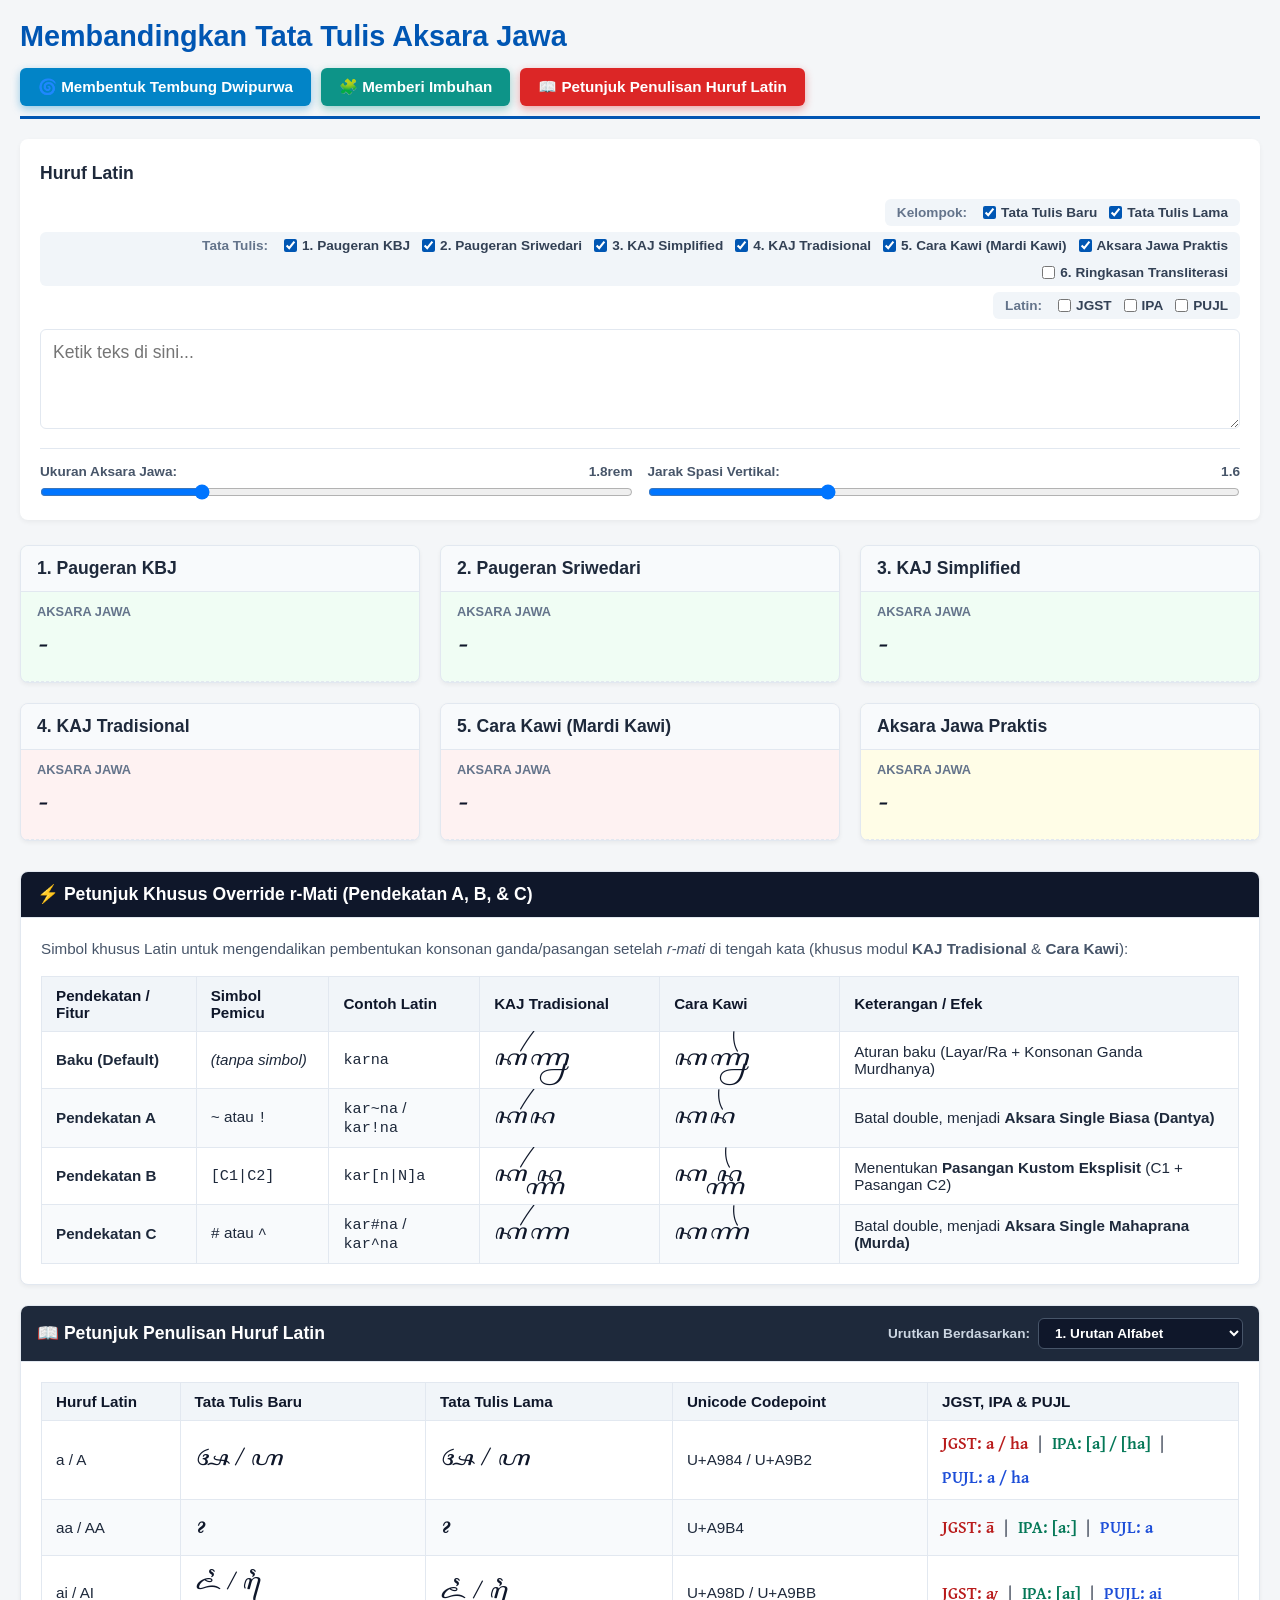
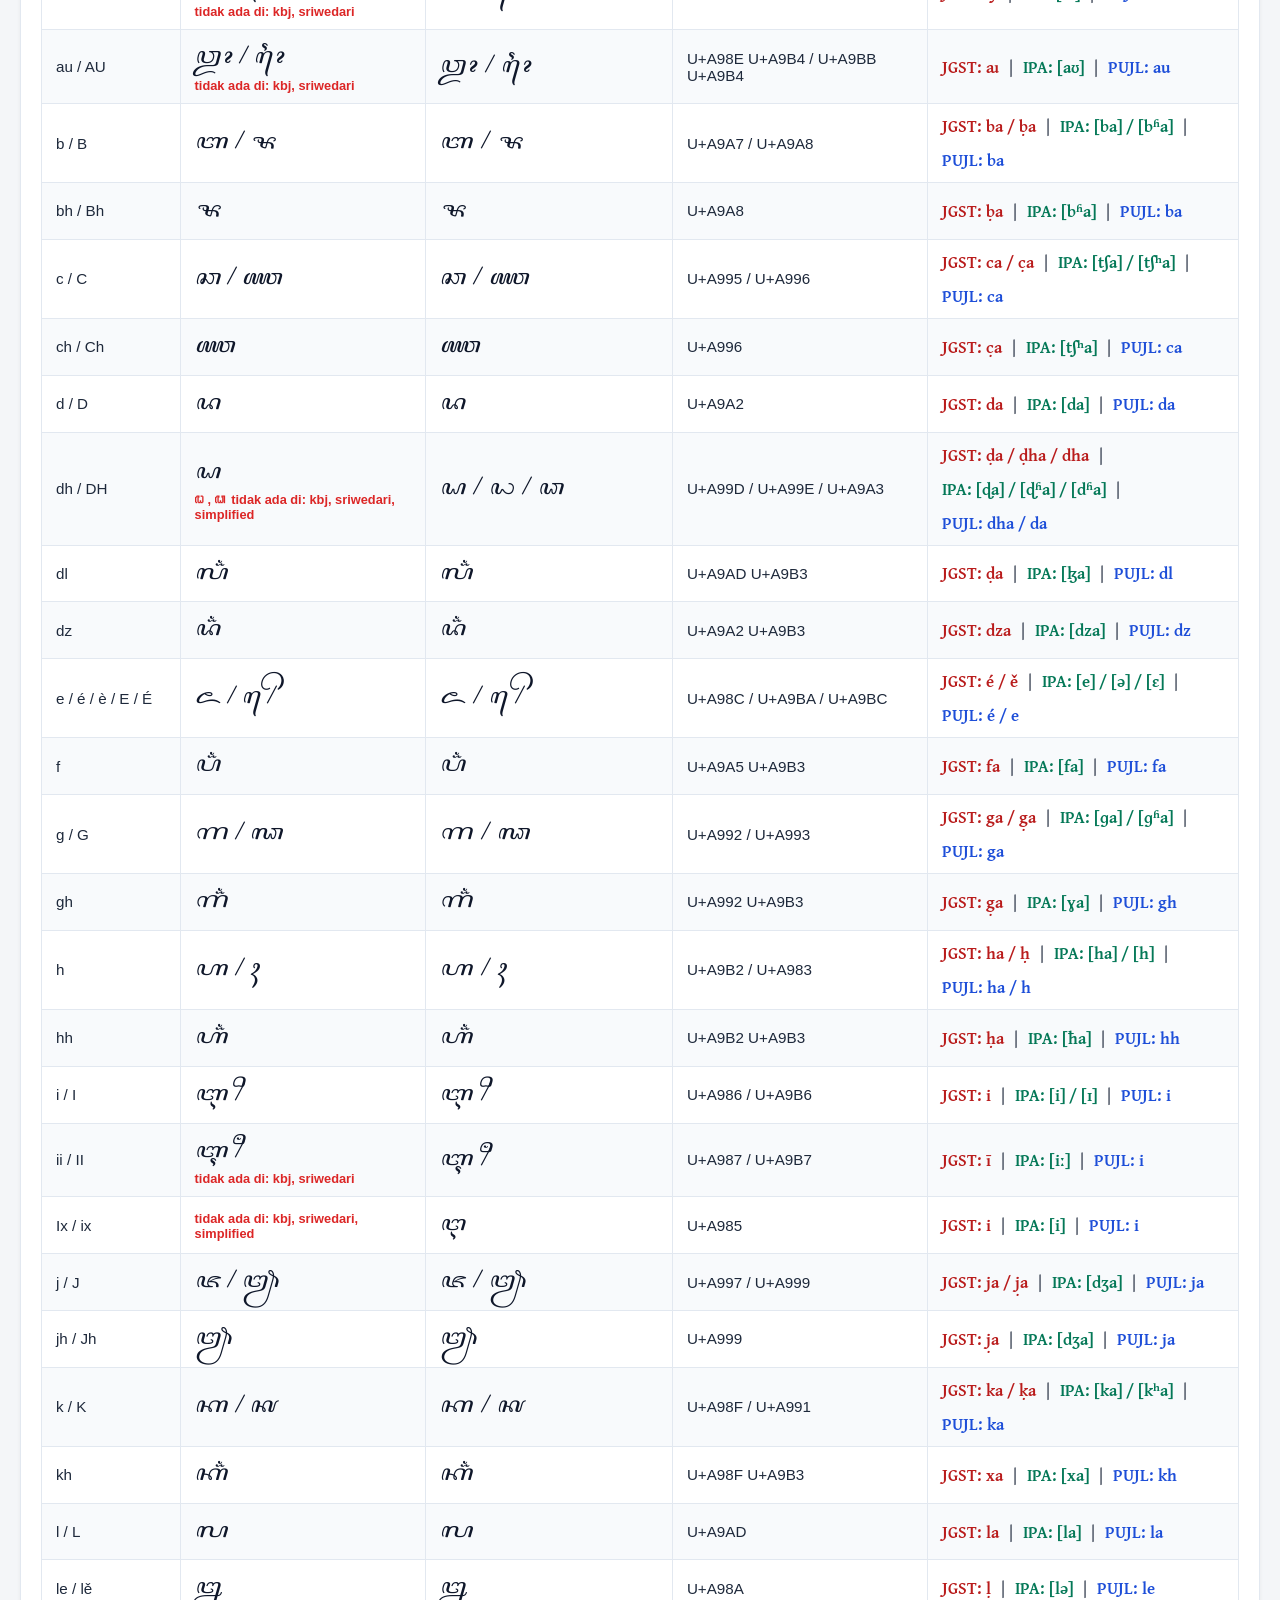
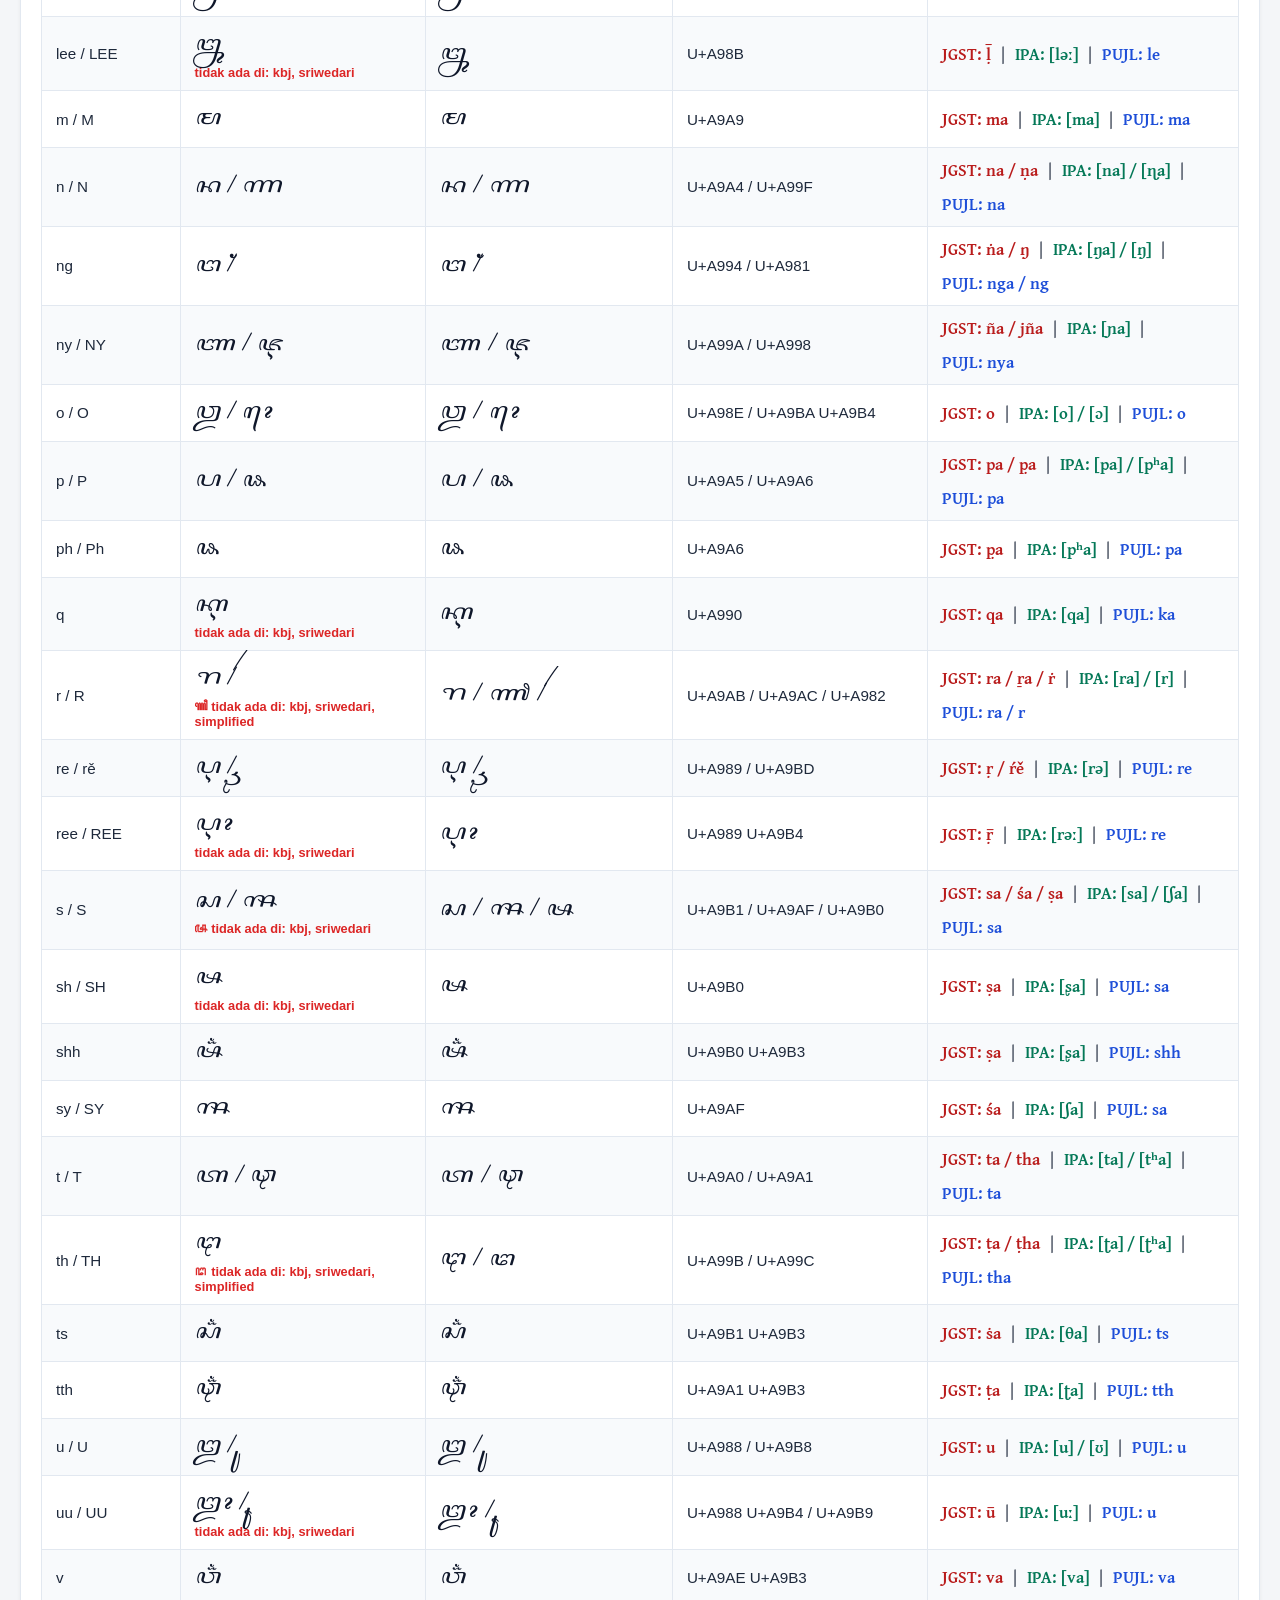
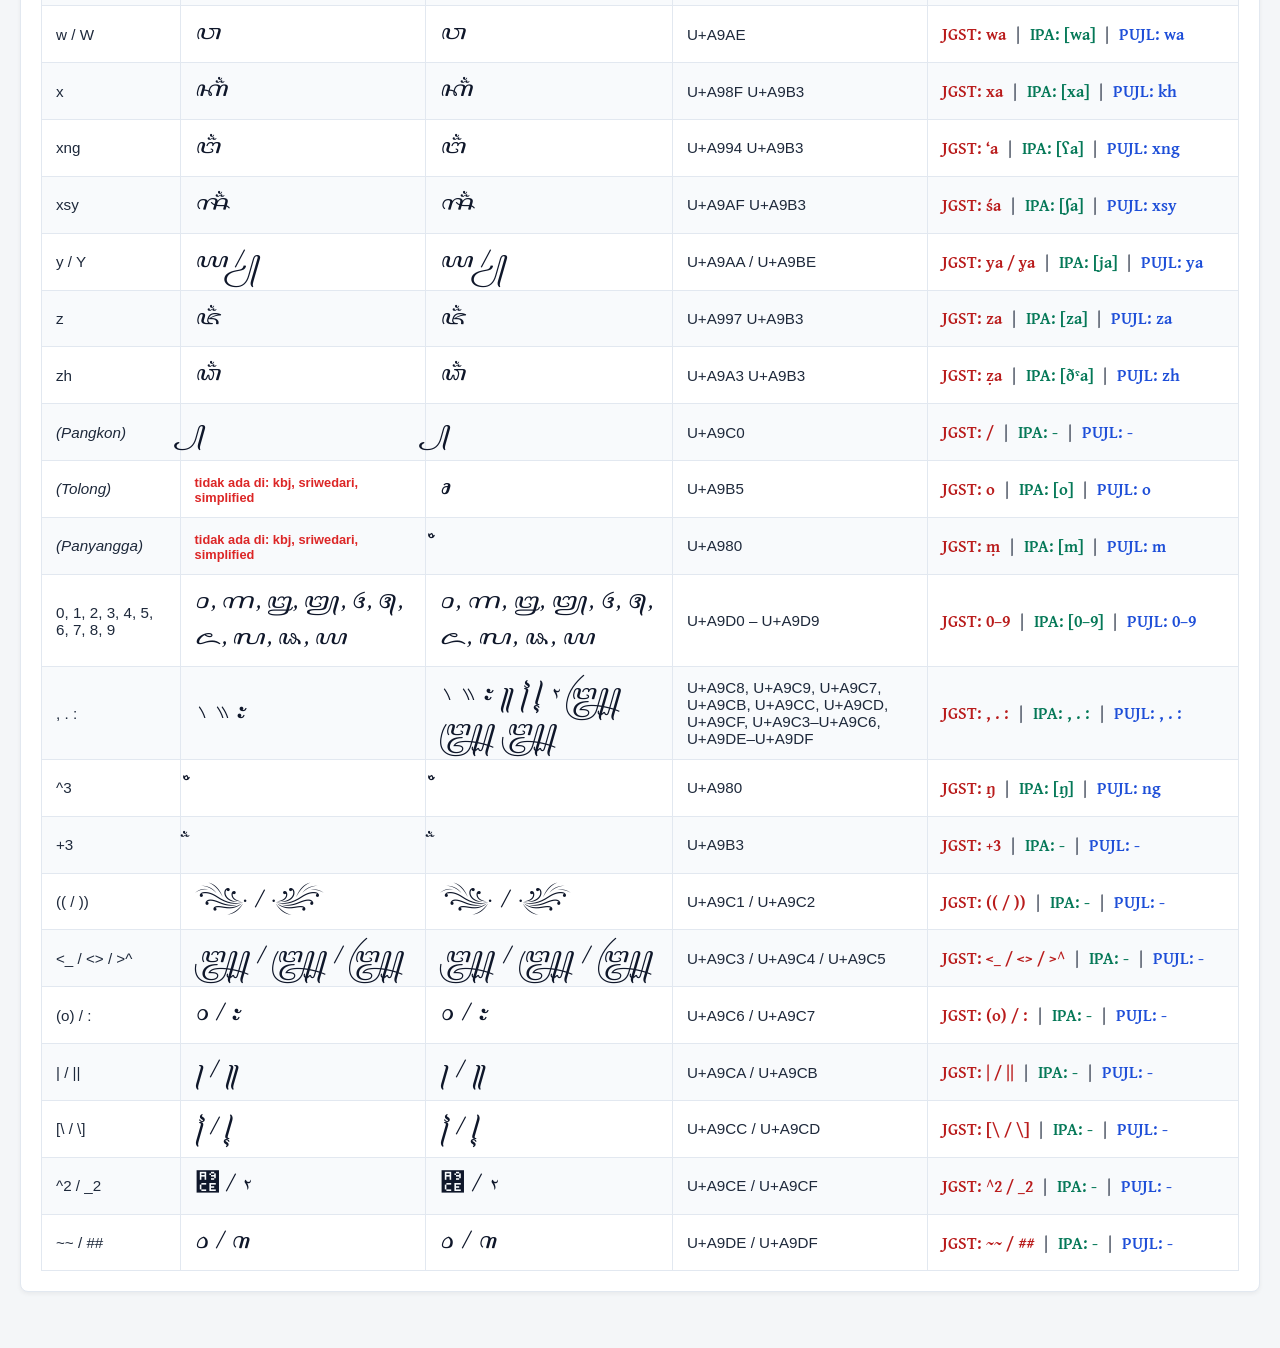
<file: index-full.html>
<!DOCTYPE html>
<html lang="jw">
<head>
    <meta charset="UTF-8">
    <meta name="viewport" content="width=device-width, initial-scale=1.0">
    <title>Membandingkan Tata Tulis Aksara Jawa</title>
    <!-- Google Font Gentium Plus untuk JGST, IPA & PUJL -->
    <link rel="preconnect" href="https://fonts.googleapis.com">
    <link rel="preconnect" href="https://fonts.gstatic.com" crossorigin>
    <link href="https://fonts.googleapis.com/css2?family=Gentium+Plus:ital,wght@0,400;0,700;1,400;1,700&display=swap" rel="stylesheet">
    <link rel="stylesheet" href="style.css">
</head>
<body>

<iframe id="enginePraktis" style="display:none;"></iframe>
<iframe id="engineKBJ" style="display:none;"></iframe>
<iframe id="engineSriwedari" style="display:none;"></iframe>
<iframe id="engineSimplified" style="display:none;"></iframe>
<iframe id="engineTradisional" style="display:none;"></iframe>
<iframe id="engineCaraKawi" style="display:none;"></iframe>

<div class="container">
    <div class="header-bar">
        <h1>Membandingkan Tata Tulis Aksara Jawa</h1>
        <div style="display: flex; gap: 10px; flex-wrap: wrap; align-items: center;">
            <button type="button" id="btnOpenDwipurwa" class="btn-petunjuk-latin" style="background-color: #0284c7; box-shadow: 0 3px 8px rgba(2, 132, 199, 0.4);">🌀 Membentuk Tembung Dwipurwa</button>
            <button type="button" id="btnOpenImbuhan" class="btn-petunjuk-latin" style="background-color: #0d9488; box-shadow: 0 3px 8px rgba(13, 148, 136, 0.4);">🧩 Memberi Imbuhan</button>
            <a href="#petunjukLatin" class="btn-petunjuk-latin">📖 Petunjuk Penulisan Huruf Latin</a>
        </div>
    </div>

    <div class="input-section">
        <div class="input-header">
            <span class="input-title">Huruf Latin</span>
            <div class="toggles-wrapper">
                <div class="card-toggles">
                    <span class="toggle-label">Kelompok:</span>
                    <label class="card-toggle-item"><input type="checkbox" id="toggleTataTulisBaru" checked> Tata Tulis Baru</label>
                    <label class="card-toggle-item"><input type="checkbox" id="toggleTataTulisLama" checked> Tata Tulis Lama</label>
                </div>
                <div class="card-toggles">
                    <span class="toggle-label">Tata Tulis:</span>
                    <label class="card-toggle-item"><input type="checkbox" class="toggle-card" data-card="KBJ" checked> 1. Paugeran KBJ</label>
                    <label class="card-toggle-item"><input type="checkbox" class="toggle-card" data-card="Sriwedari" checked> 2. Paugeran Sriwedari</label>
                    <label class="card-toggle-item"><input type="checkbox" class="toggle-card" data-card="Simplified" checked> 3. KAJ Simplified</label>
                    <label class="card-toggle-item"><input type="checkbox" class="toggle-card" data-card="Tradisional" checked> 4. KAJ Tradisional</label>
                    <label class="card-toggle-item"><input type="checkbox" class="toggle-card" data-card="CaraKawi" checked> 5. Cara Kawi (Mardi Kawi)</label>
                    <label class="card-toggle-item"><input type="checkbox" class="toggle-card" data-card="Praktis" checked> Aksara Jawa Praktis</label>
                    <label class="card-toggle-item"><input type="checkbox" class="toggle-card" data-card="Ringkasan"> 6. Ringkasan Transliterasi</label>
                </div>
                <div class="sub-toggles">
                    <span class="toggle-label">Latin:</span>
                    <label class="card-toggle-item"><input type="checkbox" class="toggle-sub" data-sub="jgst"> JGST</label>
                    <label class="card-toggle-item"><input type="checkbox" class="toggle-sub" data-sub="ipa"> IPA</label>
                    <label class="card-toggle-item"><input type="checkbox" class="toggle-sub" data-sub="pujl"> PUJL</label>
                </div>
            </div>
        </div>
        
        <div class="textarea-wrapper">
            <textarea id="inputLatin" 
                      placeholder="Ketik teks di sini..." 
                      autocapitalize="none" 
                      autocomplete="off" 
                      autocorrect="off" 
                      spellcheck="false"></textarea>
            <button id="btnClear" class="btn-clear" title="Hapus teks">&times;</button>
        </div>

        <div class="controls-grid">
            <div class="control-group">
                <label for="sliderFontSize">Ukuran Aksara Jawa: <span id="valFontSize">1.8rem</span></label>
                <input type="range" id="sliderFontSize" min="1" max="4" step="0.1" value="1.8">
            </div>
            <div class="control-group">
                <label for="sliderLineHeight">Jarak Spasi Vertikal: <span id="valLineHeight">1.6</span></label>
                <input type="range" id="sliderLineHeight" min="1" max="3" step="0.1" value="1.6">
            </div>
        </div>
    </div>

    <div class="grid-container">
        <!-- 1. Paugeran KBJ -->
        <div class="card" id="cardKBJ">
            <div class="card-header">1. Paugeran KBJ</div>
            <div class="output-group group-aksara">
                <div class="output-label">Aksara Jawa</div>
                <div id="outKBJ_Aksara" class="box-aksara font-ngayogyann">-</div>
            </div>
            <div class="output-group group-jgst">
                <div class="output-label">JGST</div>
                <div id="outKBJ_JGST" class="box-jgst">-</div>
            </div>
            <div class="output-group group-ipa">
                <div class="output-label">IPA</div>
                <div id="outKBJ_IPA" class="box-ipa">-</div>
            </div>
            <div class="output-group group-pujl">
                <div class="output-label">PUJL</div>
                <div id="outKBJ_PUJL" class="box-pujl">-</div>
            </div>
        </div>

        <!-- 2. Paugeran Sriwedari -->
        <div class="card" id="cardSriwedari">
            <div class="card-header">2. Paugeran Sriwedari</div>
            <div class="output-group group-aksara">
                <div class="output-label">Aksara Jawa</div>
                <div id="outSriwedari_Aksara" class="box-aksara font-ngayogyann">-</div>
            </div>
            <div class="output-group group-jgst">
                <div class="output-label">JGST</div>
                <div id="outSriwedari_JGST" class="box-jgst">-</div>
            </div>
            <div class="output-group group-ipa">
                <div class="output-label">IPA</div>
                <div id="outSriwedari_IPA" class="box-ipa">-</div>
            </div>
            <div class="output-group group-pujl">
                <div class="output-label">PUJL</div>
                <div id="outSriwedari_PUJL" class="box-pujl">-</div>
            </div>
        </div>

        <!-- 3. KAJ Simplified -->
        <div class="card" id="cardSimplified">
            <div class="card-header">3. KAJ Simplified</div>
            <div class="output-group group-aksara">
                <div class="output-label">Aksara Jawa</div>
                <div id="outSimplified_Aksara" class="box-aksara font-ngayogyann">-</div>
            </div>
            <div class="output-group group-jgst">
                <div class="output-label">JGST</div>
                <div id="outSimplified_JGST" class="box-jgst">-</div>
            </div>
            <div class="output-group group-ipa">
                <div class="output-label">IPA</div>
                <div id="outSimplified_IPA" class="box-ipa">-</div>
            </div>
            <div class="output-group group-pujl">
                <div class="output-label">PUJL</div>
                <div id="outSimplified_PUJL" class="box-pujl">-</div>
            </div>
        </div>

        <!-- 4. KAJ Tradisional -->
        <div class="card" id="cardTradisional">
            <div class="card-header">4. KAJ Tradisional</div>
            <div class="output-group group-aksara">
                <div class="output-label">Aksara Jawa</div>
                <div id="outTradisional_Aksara" class="box-aksara font-ngayogyan">-</div>
            </div>
            <div class="output-group group-jgst">
                <div class="output-label">JGST</div>
                <div id="outTradisional_JGST" class="box-jgst">-</div>
            </div>
            <div class="output-group group-ipa">
                <div class="output-label">IPA</div>
                <div id="outTradisional_IPA" class="box-ipa">-</div>
            </div>
            <div class="output-group group-pujl">
                <div class="output-label">PUJL</div>
                <div id="outTradisional_PUJL" class="box-pujl">-</div>
            </div>
        </div>

        <!-- 5. Cara Kawi (Mardi Kawi) -->
        <div class="card" id="cardCaraKawi">
            <div class="card-header">5. Cara Kawi (Mardi Kawi)</div>
            <div class="output-group group-aksara">
                <div class="output-label">Aksara Jawa</div>
                <div id="outCaraKawi_Aksara" class="box-aksara font-ngayogyan">-</div>
            </div>
            <div class="output-group group-jgst">
                <div class="output-label">JGST</div>
                <div id="outCaraKawi_JGST" class="box-jgst">-</div>
            </div>
            <div class="output-group group-ipa">
                <div class="output-label">IPA</div>
                <div id="outCaraKawi_IPA" class="box-ipa">-</div>
            </div>
            <div class="output-group group-pujl">
                <div class="output-label">PUJL</div>
                <div id="outCaraKawi_PUJL" class="box-pujl">-</div>
            </div>
        </div>

        <!-- Aksara Jawa Praktis -->
        <div class="card" id="cardPraktis">
            <div class="card-header">Aksara Jawa Praktis</div>
            <div class="output-group group-aksara">
                <div class="output-label">Aksara Jawa</div>
                <div id="outPraktis_Aksara" class="box-aksara font-ngayogyann">-</div>
            </div>
            <div class="output-group group-jgst">
                <div class="output-label">JGST</div>
                <div id="outPraktis_JGST" class="box-jgst">-</div>
            </div>
            <div class="output-group group-ipa">
                <div class="output-label">IPA</div>
                <div id="outPraktis_IPA" class="box-ipa">-</div>
            </div>
            <div class="output-group group-pujl">
                <div class="output-label">PUJL</div>
                <div id="outPraktis_PUJL" class="box-pujl">-</div>
            </div>
        </div>

        <!-- 6. Ringkasan Transliterasi (Default Hidden) -->
        <div class="card" id="cardRingkasan" style="display: none;">
            <div class="card-header">6. Ringkasan Transliterasi</div>
            <div class="output-group group-pujl">
                <div class="output-label">PUJL</div>
                <div id="outRingkasan_PUJL" class="box-pujl">-</div>
            </div>
            <div class="output-group">
                <div class="output-label">Paugeran KBJ</div>
                <div id="outRingkasan_KBJ" class="box-aksara font-ngayogyann">-</div>
                <div class="ringkasan-sub-row">
                    <div id="outRingkasan_KBJ_JGST" class="box-jgst group-jgst">-</div>
                    <div id="outRingkasan_KBJ_IPA" class="box-ipa group-ipa">-</div>
                </div>
            </div>
            <div class="output-group">
                <div class="output-label">Paugeran Sriwedari</div>
                <div id="outRingkasan_Sriwedari" class="box-aksara font-ngayogyann">-</div>
                <div class="ringkasan-sub-row">
                    <div id="outRingkasan_Sriwedari_JGST" class="box-jgst group-jgst">-</div>
                    <div id="outRingkasan_Sriwedari_IPA" class="box-ipa group-ipa">-</div>
                </div>
            </div>
            <div class="output-group">
                <div class="output-label">KAJ Simplified</div>
                <div id="outRingkasan_Simplified" class="box-aksara font-ngayogyann">-</div>
                <div class="ringkasan-sub-row">
                    <div id="outRingkasan_Simplified_JGST" class="box-jgst group-jgst">-</div>
                    <div id="outRingkasan_Simplified_IPA" class="box-ipa group-ipa">-</div>
                </div>
            </div>
            <div class="output-group">
                <div class="output-label">KAJ Tradisional</div>
                <div id="outRingkasan_Tradisional" class="box-aksara font-ngayogyan">-</div>
                <div class="ringkasan-sub-row">
                    <div id="outRingkasan_Tradisional_JGST" class="box-jgst group-jgst">-</div>
                    <div id="outRingkasan_Tradisional_IPA" class="box-ipa group-ipa">-</div>
                </div>
            </div>
            <div class="output-group">
                <div class="output-label">Cara Kawi (Mardi Kawi)</div>
                <div id="outRingkasan_CaraKawi" class="box-aksara font-ngayogyan">-</div>
                <div class="ringkasan-sub-row">
                    <div id="outRingkasan_CaraKawi_JGST" class="box-jgst group-jgst">-</div>
                    <div id="outRingkasan_CaraKawi_IPA" class="box-ipa group-ipa">-</div>
                </div>
            </div>
            <div class="output-group">
                <div class="output-label">Aksara Jawa Praktis</div>
                <div id="outRingkasan_Praktis" class="box-aksara font-ngayogyann">-</div>
                <div class="ringkasan-sub-row">
                    <div id="outRingkasan_Praktis_JGST" class="box-jgst group-jgst">-</div>
                    <div id="outRingkasan_Praktis_IPA" class="box-ipa group-ipa">-</div>
                </div>
            </div>
        </div>
    </div>

    <!-- Petunjuk Khusus Override r-Mati (Pendekatan A, B, & C) -->
    <div class="card" id="petunjukOverrideR" style="margin-top: 30px;">
        <div class="card-header" style="background: #0f172a; color: #ffffff;">
            <span>⚡ Petunjuk Khusus Override r-Mati (Pendekatan A, B, &amp; C)</span>
        </div>
        <div style="padding: 20px; overflow-x: auto;">
            <p style="margin-bottom: 15px; color: #475569; font-size: 0.95rem; line-height: 1.5;">
                Simbol khusus Latin untuk mengendalikan pembentukan konsonan ganda/pasangan setelah <em>r-mati</em> di tengah kata (khusus modul <strong>KAJ Tradisional</strong> &amp; <strong>Cara Kawi</strong>):
            </p>
            <table class="table-guide">
                <thead>
                    <tr>
                        <th style="min-width: 140px;">Pendekatan / Fitur</th>
                        <th style="min-width: 120px;">Simbol Pemicu</th>
                        <th style="min-width: 150px;">Contoh Latin</th>
                        <th style="min-width: 180px;">KAJ Tradisional</th>
                        <th style="min-width: 180px;">Cara Kawi</th>
                        <th style="min-width: 250px;">Keterangan / Efek</th>
                    </tr>
                </thead>
                <tbody>
                    <tr>
                        <td><strong>Baku (Default)</strong></td>
                        <td><em>(tanpa simbol)</em></td>
                        <td><code>karna</code></td>
                        <td><span class="aksara-lama-cell">ꦏꦂꦟ꧀ꦤ</span></td>
                        <td><span class="aksara-lama-cell">ꦏꦫ꧀ꦟ꧀ꦤ</span></td>
                        <td>Aturan baku (Layar/Ra + Konsonan Ganda Murdhanya)</td>
                    </tr>
                    <tr>
                        <td><strong>Pendekatan A</strong></td>
                        <td><code>~</code> atau <code>!</code></td>
                        <td><code>kar~na</code> / <code>kar!na</code></td>
                        <td><span class="aksara-lama-cell">ꦏꦂꦤ</span></td>
                        <td><span class="aksara-lama-cell">ꦏꦫ꧀ꦤ</span></td>
                        <td>Batal double, menjadi <strong>Aksara Single Biasa (Dantya)</strong></td>
                    </tr>
                    <tr>
                        <td><strong>Pendekatan B</strong></td>
                        <td><code>[C1|C2]</code></td>
                        <td><code>kar[n|N]a</code></td>
                        <td><span class="aksara-lama-cell">ꦏꦂꦤ꧀ꦟ</span></td>
                        <td><span class="aksara-lama-cell">ꦏꦫ꧀ꦤ꧀ꦟ</span></td>
                        <td>Menentukan <strong>Pasangan Kustom Eksplisit</strong> (C1 + Pasangan C2)</td>
                    </tr>
                    <tr>
                        <td><strong>Pendekatan C</strong></td>
                        <td><code>#</code> atau <code>^</code></td>
                        <td><code>kar#na</code> / <code>kar^na</code></td>
                        <td><span class="aksara-lama-cell">ꦏꦂꦟ</span></td>
                        <td><span class="aksara-lama-cell">ꦏꦫ꧀ꦟ</span></td>
                        <td>Batal double, menjadi <strong>Aksara Single Mahaprana (Murda)</strong></td>
                    </tr>
                </tbody>
            </table>
        </div>
    </div>

    <!-- Petunjuk Penulisan Huruf Latin Lengkap -->
    <div class="card" id="petunjukLatin" style="margin-top: 20px; margin-bottom: 40px;">
        <div class="card-header" style="display: flex; justify-content: space-between; align-items: center; background: #1e293b; color: #ffffff; flex-wrap: wrap; gap: 10px;">
            <span>📖 Petunjuk Penulisan Huruf Latin</span>
            <div style="display: flex; align-items: center; gap: 8px;">
                <label for="selectSortGuide" style="font-size: 0.85rem; color: #cbd5e1; font-weight: 600;">Urutkan Berdasarkan:</label>
                <select id="selectSortGuide" style="padding: 6px 12px; border-radius: 6px; border: 1px solid #475569; background-color: #0f172a; color: #ffffff; font-size: 0.85rem; cursor: pointer; font-weight: 600; outline: none;">
                    <option value="alfabet" selected>1. Urutan Alfabet</option>
                    <option value="hanacaraka">2. Urutan Hanacaraka</option>
                    <option value="warga">3. Urutan Warga Aksara</option>
                    <option value="unicode">4. Urutan Unicode</option>
                    <option value="tatatulisbaru">5. Urutan Tata Tulis Baru</option>
                </select>
            </div>
        </div>
        <div style="padding: 20px; overflow-x: auto;">
            <table class="table-guide">
                <thead>
                    <tr>
                        <th style="min-width: 130px;">Huruf Latin</th>
                        <th style="min-width: 220px;">Tata Tulis Baru</th>
                        <th style="min-width: 220px;">Tata Tulis Lama</th>
                        <th style="min-width: 170px;">Unicode Codepoint</th>
                        <th style="min-width: 280px;">JGST, IPA &amp; PUJL</th>
                    </tr>
                </thead>
                <tbody>
                    <tr data-alfabet="1" data-hanacaraka="21" data-warga="61" data-unicode="104" data-tatatulisbaru="401">
                        <td>a / A</td>
                        <td><span class="aksara-cell">ꦄ / ꦲ</span></td>
                        <td><span class="aksara-lama-cell">ꦄ / ꦲ</span></td>
                        <td>U+A984 / U+A9B2</td>
                        <td>
                            <div class="combined-notation">
                                <span class="tag-jgst">JGST: a / ha</span>
                                <span>|</span>
                                <span class="tag-ipa">IPA: [a] / [ha]</span>
                                <span>|</span>
                                <span class="tag-pujl">PUJL: a / ha</span>
                            </div>
                        </td>
                    </tr>
                    <tr data-alfabet="2" data-hanacaraka="22" data-warga="62" data-unicode="154" data-tatatulisbaru="402">
                        <td>aa / AA</td>
                        <td><span class="aksara-cell">ꦴ</span></td>
                        <td><span class="aksara-lama-cell">ꦴ</span></td>
                        <td>U+A9B4</td>
                        <td>
                            <div class="combined-notation">
                                <span class="tag-jgst">JGST: ā</span>
                                <span>|</span>
                                <span class="tag-ipa">IPA: [aː]</span>
                                <span>|</span>
                                <span class="tag-pujl">PUJL: a</span>
                            </div>
                        </td>
                    </tr>
                    <tr data-alfabet="3" data-hanacaraka="28" data-warga="68" data-unicode="113" data-tatatulisbaru="408">
                        <td>ai / AI</td>
                        <td>
                            <span class="aksara-cell">ꦍ / ꦻ</span>
                            <span class="missing-badge">tidak ada di: kbj, sriwedari</span>
                        </td>
                        <td><span class="aksara-lama-cell">ꦍ / ꦻ</span></td>
                        <td>U+A98D / U+A9BB</td>
                        <td>
                            <div class="combined-notation">
                                <span class="tag-jgst">JGST: ꜽ</span>
                                <span>|</span>
                                <span class="tag-ipa">IPA: [aɪ]</span>
                                <span>|</span>
                                <span class="tag-pujl">PUJL: ai</span>
                            </div>
                        </td>
                    </tr>
                    <tr data-alfabet="4" data-hanacaraka="30" data-warga="70" data-unicode="114" data-tatatulisbaru="410">
                        <td>au / AU</td>
                        <td>
                            <span class="aksara-cell">ꦎꦴ / ꦻꦴ</span>
                            <span class="missing-badge">tidak ada di: kbj, sriwedari</span>
                        </td>
                        <td><span class="aksara-lama-cell">ꦎꦴ / ꦻꦴ</span></td>
                        <td>U+A98E U+A9B4 / U+A9BB U+A9B4</td>
                        <td>
                            <div class="combined-notation">
                                <span class="tag-jgst">JGST: ꜷ</span>
                                <span>|</span>
                                <span class="tag-ipa">IPA: [aʊ]</span>
                                <span>|</span>
                                <span class="tag-pujl">PUJL: au</span>
                            </div>
                        </td>
                    </tr>
                    <tr data-alfabet="5" data-hanacaraka="18" data-warga="53" data-unicode="143" data-tatatulisbaru="118">
                        <td>b / B</td>
                        <td><span class="aksara-cell">ꦧ / ꦨ</span></td>
                        <td><span class="aksara-lama-cell">ꦧ / ꦨ</span></td>
                        <td>U+A9A7 / U+A9A8</td>
                        <td>
                            <div class="combined-notation">
                                <span class="tag-jgst">JGST: ba / ḅa</span>
                                <span>|</span>
                                <span class="tag-ipa">IPA: [ba] / [bʱa]</span>
                                <span>|</span>
                                <span class="tag-pujl">PUJL: ba</span>
                            </div>
                        </td>
                    </tr>
                    <tr data-alfabet="6" data-hanacaraka="18.1" data-warga="54" data-unicode="144" data-tatatulisbaru="207">
                        <td>bh / Bh</td>
                        <td><span class="aksara-cell">ꦨ</span></td>
                        <td><span class="aksara-lama-cell">ꦨ</span></td>
                        <td>U+A9A8</td>
                        <td>
                            <div class="combined-notation">
                                <span class="tag-jgst">JGST: ḅa</span>
                                <span>|</span>
                                <span class="tag-ipa">IPA: [bʱa]</span>
                                <span>|</span>
                                <span class="tag-pujl">PUJL: ba</span>
                            </div>
                        </td>
                    </tr>
                    <tr data-alfabet="7" data-hanacaraka="3" data-warga="21" data-unicode="121" data-tatatulisbaru="103">
                        <td>c / C</td>
                        <td><span class="aksara-cell">ꦕ / ꦖ</span></td>
                        <td><span class="aksara-lama-cell">ꦕ / ꦖ</span></td>
                        <td>U+A995 / U+A996</td>
                        <td>
                            <div class="combined-notation">
                                <span class="tag-jgst">JGST: ca / c̣a</span>
                                <span>|</span>
                                <span class="tag-ipa">IPA: [tʃa] / [tʃʰa]</span>
                                <span>|</span>
                                <span class="tag-pujl">PUJL: ca</span>
                            </div>
                        </td>
                    </tr>
                    <tr data-alfabet="8" data-hanacaraka="3.1" data-warga="22" data-unicode="122" data-tatatulisbaru="208">
                        <td>ch / Ch</td>
                        <td><span class="aksara-cell">ꦖ</span></td>
                        <td><span class="aksara-lama-cell">ꦖ</span></td>
                        <td>U+A996</td>
                        <td>
                            <div class="combined-notation">
                                <span class="tag-jgst">JGST: c̣a</span>
                                <span>|</span>
                                <span class="tag-ipa">IPA: [tʃʰa]</span>
                                <span>|</span>
                                <span class="tag-pujl">PUJL: ca</span>
                            </div>
                        </td>
                    </tr>
                    <tr data-alfabet="9" data-hanacaraka="6" data-warga="42" data-unicode="138" data-tatatulisbaru="106">
                        <td>d / D</td>
                        <td><span class="aksara-cell">ꦢ</span></td>
                        <td><span class="aksara-lama-cell">ꦢ</span></td>
                        <td>U+A9A2</td>
                        <td>
                            <div class="combined-notation">
                                <span class="tag-jgst">JGST: da</span>
                                <span>|</span>
                                <span class="tag-ipa">IPA: [da]</span>
                                <span>|</span>
                                <span class="tag-pujl">PUJL: da</span>
                            </div>
                        </td>
                    </tr>
                    <tr data-alfabet="10" data-hanacaraka="12" data-warga="33" data-unicode="129" data-tatatulisbaru="112">
                        <td>dh / DH</td>
                        <td>
                            <span class="aksara-cell">ꦝ</span>
                            <span class="missing-badge">ꦞ, ꦣ tidak ada di: kbj, sriwedari, simplified</span>
                        </td>
                        <td><span class="aksara-lama-cell">ꦝ / ꦞ / ꦣ</span></td>
                        <td>U+A99D / U+A99E / U+A9A3</td>
                        <td>
                            <div class="combined-notation">
                                <span class="tag-jgst">JGST: ḍa / ḍha / dha</span>
                                <span>|</span>
                                <span class="tag-ipa">IPA: [ɖa] / [ɖʱa] / [dʱa]</span>
                                <span>|</span>
                                <span class="tag-pujl">PUJL: dha / da</span>
                            </div>
                        </td>
                    </tr>
                    <tr data-alfabet="11" data-hanacaraka="12.1" data-warga="49" data-unicode="147.3" data-tatatulisbaru="315">
                        <td>dl</td>
                        <td><span class="aksara-cell">ꦭ꦳</span></td>
                        <td><span class="aksara-lama-cell">ꦭ꦳</span></td>
                        <td>U+A9AD U+A9B3</td>
                        <td>
                            <div class="combined-notation">
                                <span class="tag-jgst">JGST: ḍa</span>
                                <span>|</span>
                                <span class="tag-ipa">IPA: [ɮa]</span>
                                <span>|</span>
                                <span class="tag-pujl">PUJL: dl</span>
                            </div>
                        </td>
                    </tr>
                    <tr data-alfabet="12" data-hanacaraka="20.1" data-warga="48" data-unicode="138.1" data-tatatulisbaru="305">
                        <td>dz</td>
                        <td><span class="aksara-cell">ꦢ꦳</span></td>
                        <td><span class="aksara-lama-cell">ꦢ꦳</span></td>
                        <td>U+A9A2 U+A9B3</td>
                        <td>
                            <div class="combined-notation">
                                <span class="tag-jgst">JGST: dza</span>
                                <span>|</span>
                                <span class="tag-ipa">IPA: [dza]</span>
                                <span>|</span>
                                <span class="tag-pujl">PUJL: dz</span>
                            </div>
                        </td>
                    </tr>
                    <tr data-alfabet="13" data-hanacaraka="27" data-warga="67" data-unicode="112" data-tatatulisbaru="404">
                        <td>e / é / è / E / É</td>
                        <td><span class="aksara-cell">ꦌ / ꦺ / ꦼ</span></td>
                        <td><span class="aksara-lama-cell">ꦌ / ꦺ / ꦼ</span></td>
                        <td>U+A98C / U+A9BA / U+A9BC</td>
                        <td>
                            <div class="combined-notation">
                                <span class="tag-jgst">JGST: é / ě</span>
                                <span>|</span>
                                <span class="tag-ipa">IPA: [e] / [ə] / [ɛ]</span>
                                <span>|</span>
                                <span class="tag-pujl">PUJL: é / e</span>
                            </div>
                        </td>
                    </tr>
                    <tr data-alfabet="14" data-hanacaraka="11.1" data-warga="56" data-unicode="141.1" data-tatatulisbaru="301">
                        <td>f</td>
                        <td><span class="aksara-cell">ꦥ꦳</span></td>
                        <td><span class="aksara-lama-cell">ꦥ꦳</span></td>
                        <td>U+A9A5 U+A9B3</td>
                        <td>
                            <div class="combined-notation">
                                <span class="tag-jgst">JGST: fa</span>
                                <span>|</span>
                                <span class="tag-ipa">IPA: [fa]</span>
                                <span>|</span>
                                <span class="tag-pujl">PUJL: fa</span>
                            </div>
                        </td>
                    </tr>
                    <tr data-alfabet="15" data-hanacaraka="17" data-warga="3" data-unicode="118" data-tatatulisbaru="117">
                        <td>g / G</td>
                        <td><span class="aksara-cell">ꦒ / ꦓ</span></td>
                        <td><span class="aksara-lama-cell">ꦒ / ꦓ</span></td>
                        <td>U+A992 / U+A993</td>
                        <td>
                            <div class="combined-notation">
                                <span class="tag-jgst">JGST: ga / g̣a</span>
                                <span>|</span>
                                <span class="tag-ipa">IPA: [ɡa] / [ɡʱa]</span>
                                <span>|</span>
                                <span class="tag-pujl">PUJL: ga</span>
                            </div>
                        </td>
                    </tr>
                    <tr data-alfabet="16" data-hanacaraka="17.1" data-warga="4" data-unicode="119" data-tatatulisbaru="306">
                        <td>gh</td>
                        <td><span class="aksara-cell">ꦒ꦳</span></td>
                        <td><span class="aksara-lama-cell">ꦒ꦳</span></td>
                        <td>U+A992 U+A9B3</td>
                        <td>
                            <div class="combined-notation">
                                <span class="tag-jgst">JGST: g̣a</span>
                                <span>|</span>
                                <span class="tag-ipa">IPA: [ɣa]</span>
                                <span>|</span>
                                <span class="tag-pujl">PUJL: gh</span>
                            </div>
                        </td>
                    </tr>
                    <tr data-alfabet="17" data-hanacaraka="1" data-warga="6" data-unicode="150" data-tatatulisbaru="101">
                        <td>h</td>
                        <td><span class="aksara-cell">ꦲ / ꦃ</span></td>
                        <td><span class="aksara-lama-cell">ꦲ / ꦃ</span></td>
                        <td>U+A9B2 / U+A983</td>
                        <td>
                            <div class="combined-notation">
                                <span class="tag-jgst">JGST: ha / ḥ</span>
                                <span>|</span>
                                <span class="tag-ipa">IPA: [ha] / [h]</span>
                                <span>|</span>
                                <span class="tag-pujl">PUJL: ha / h</span>
                            </div>
                        </td>
                    </tr>
                    <tr data-alfabet="18" data-hanacaraka="1.1" data-warga="7" data-unicode="150.1" data-tatatulisbaru="308">
                        <td>hh</td>
                        <td><span class="aksara-cell">ꦲ꦳</span></td>
                        <td><span class="aksara-lama-cell">ꦲ꦳</span></td>
                        <td>U+A9B2 U+A9B3</td>
                        <td>
                            <div class="combined-notation">
                                <span class="tag-jgst">JGST: ḥa</span>
                                <span>|</span>
                                <span class="tag-ipa">IPA: [ħa]</span>
                                <span>|</span>
                                <span class="tag-pujl">PUJL: hh</span>
                            </div>
                        </td>
                    </tr>
                    <tr data-alfabet="19" data-hanacaraka="23" data-warga="63" data-unicode="106" data-tatatulisbaru="402">
                        <td>i / I</td>
                        <td><span class="aksara-cell">ꦆ / ꦶ</span></td>
                        <td><span class="aksara-lama-cell">ꦆ / ꦶ</span></td>
                        <td>U+A986 / U+A9B6</td>
                        <td>
                            <div class="combined-notation">
                                <span class="tag-jgst">JGST: i</span>
                                <span>|</span>
                                <span class="tag-ipa">IPA: [i] / [ɪ]</span>
                                <span>|</span>
                                <span class="tag-pujl">PUJL: i</span>
                            </div>
                        </td>
                    </tr>
                    <tr data-alfabet="20" data-hanacaraka="24" data-warga="64" data-unicode="107" data-tatatulisbaru="403">
                        <td>ii / II</td>
                        <td>
                            <span class="aksara-cell">ꦇ / ꦷ</span>
                            <span class="missing-badge">tidak ada di: kbj, sriwedari</span>
                        </td>
                        <td><span class="aksara-lama-cell">ꦇ / ꦷ</span></td>
                        <td>U+A987 / U+A9B7</td>
                        <td>
                            <div class="combined-notation">
                                <span class="tag-jgst">JGST: ī</span>
                                <span>|</span>
                                <span class="tag-ipa">IPA: [iː]</span>
                                <span>|</span>
                                <span class="tag-pujl">PUJL: i</span>
                            </div>
                        </td>
                    </tr>
                    <tr data-alfabet="21" data-hanacaraka="25" data-warga="65" data-unicode="105" data-tatatulisbaru="411">
                        <td>Ix / ix</td>
                        <td>
                            <span class="missing-badge">tidak ada di: kbj, sriwedari, simplified</span>
                        </td>
                        <td><span class="aksara-lama-cell">ꦅ</span></td>
                        <td>U+A985</td>
                        <td>
                            <div class="combined-notation">
                                <span class="tag-jgst">JGST: i</span>
                                <span>|</span>
                                <span class="tag-ipa">IPA: [i]</span>
                                <span>|</span>
                                <span class="tag-pujl">PUJL: i</span>
                            </div>
                        </td>
                    </tr>
                    <tr data-alfabet="22" data-hanacaraka="13" data-warga="23" data-unicode="123" data-tatatulisbaru="113">
                        <td>j / J</td>
                        <td><span class="aksara-cell">ꦗ / ꦙ</span></td>
                        <td><span class="aksara-lama-cell">ꦗ / ꦙ</span></td>
                        <td>U+A997 / U+A999</td>
                        <td>
                            <div class="combined-notation">
                                <span class="tag-jgst">JGST: ja / j̣a</span>
                                <span>|</span>
                                <span class="tag-ipa">IPA: [dʒa]</span>
                                <span>|</span>
                                <span class="tag-pujl">PUJL: ja</span>
                            </div>
                        </td>
                    </tr>
                    <tr data-alfabet="23" data-hanacaraka="13.1" data-warga="24" data-unicode="125" data-tatatulisbaru="210">
                        <td>jh / Jh</td>
                        <td><span class="aksara-cell">ꦙ</span></td>
                        <td><span class="aksara-lama-cell">ꦙ</span></td>
                        <td>U+A999</td>
                        <td>
                            <div class="combined-notation">
                                <span class="tag-jgst">JGST: j̣a</span>
                                <span>|</span>
                                <span class="tag-ipa">IPA: [dʒa]</span>
                                <span>|</span>
                                <span class="tag-pujl">PUJL: ja</span>
                            </div>
                        </td>
                    </tr>
                    <tr data-alfabet="24" data-hanacaraka="5" data-warga="1" data-unicode="115" data-tatatulisbaru="105">
                        <td>k / K</td>
                        <td><span class="aksara-cell">ꦏ / ꦑ</span></td>
                        <td><span class="aksara-lama-cell">ꦏ / ꦑ</span></td>
                        <td>U+A98F / U+A991</td>
                        <td>
                            <div class="combined-notation">
                                <span class="tag-jgst">JGST: ka / ḳa</span>
                                <span>|</span>
                                <span class="tag-ipa">IPA: [ka] / [kʰa]</span>
                                <span>|</span>
                                <span class="tag-pujl">PUJL: ka</span>
                            </div>
                        </td>
                    </tr>
                    <tr data-alfabet="25" data-hanacaraka="5.1" data-warga="2" data-unicode="115.1" data-tatatulisbaru="304">
                        <td>kh</td>
                        <td><span class="aksara-cell">ꦏ꦳</span></td>
                        <td><span class="aksara-lama-cell">ꦏ꦳</span></td>
                        <td>U+A98F U+A9B3</td>
                        <td>
                            <div class="combined-notation">
                                <span class="tag-jgst">JGST: xa</span>
                                <span>|</span>
                                <span class="tag-ipa">IPA: [xa]</span>
                                <span>|</span>
                                <span class="tag-pujl">PUJL: kh</span>
                            </div>
                        </td>
                    </tr>
                    <tr data-alfabet="26" data-hanacaraka="10" data-warga="46" data-unicode="147" data-tatatulisbaru="110">
                        <td>l / L</td>
                        <td><span class="aksara-cell">ꦭ</span></td>
                        <td><span class="aksara-lama-cell">ꦭ</span></td>
                        <td>U+A9AD</td>
                        <td>
                            <div class="combined-notation">
                                <span class="tag-jgst">JGST: la</span>
                                <span>|</span>
                                <span class="tag-ipa">IPA: [la]</span>
                                <span>|</span>
                                <span class="tag-pujl">PUJL: la</span>
                            </div>
                        </td>
                    </tr>
                    <tr data-alfabet="27" data-hanacaraka="10.1" data-warga="47" data-unicode="110" data-tatatulisbaru="413">
                        <td>le / lě</td>
                        <td><span class="aksara-cell">ꦊ</span></td>
                        <td><span class="aksara-lama-cell">ꦊ</span></td>
                        <td>U+A98A</td>
                        <td>
                            <div class="combined-notation">
                                <span class="tag-jgst">JGST: ḷ</span>
                                <span>|</span>
                                <span class="tag-ipa">IPA: [lə]</span>
                                <span>|</span>
                                <span class="tag-pujl">PUJL: le</span>
                            </div>
                        </td>
                    </tr>
                    <tr data-alfabet="28" data-hanacaraka="10.2" data-warga="47.1" data-unicode="111" data-tatatulisbaru="414">
                        <td>lee / LEE</td>
                        <td>
                            <span class="aksara-cell">ꦋ</span>
                            <span class="missing-badge">tidak ada di: kbj, sriwedari</span>
                        </td>
                        <td><span class="aksara-lama-cell">ꦋ</span></td>
                        <td>U+A98B</td>
                        <td>
                            <div class="combined-notation">
                                <span class="tag-jgst">JGST: ḹ</span>
                                <span>|</span>
                                <span class="tag-ipa">IPA: [ləː]</span>
                                <span>|</span>
                                <span class="tag-pujl">PUJL: le</span>
                            </div>
                        </td>
                    </tr>
                    <tr data-alfabet="29" data-hanacaraka="16" data-warga="55" data-unicode="145" data-tatatulisbaru="116">
                        <td>m / M</td>
                        <td><span class="aksara-cell">ꦩ</span></td>
                        <td><span class="aksara-lama-cell">ꦩ</span></td>
                        <td>U+A9A9</td>
                        <td>
                            <div class="combined-notation">
                                <span class="tag-jgst">JGST: ma</span>
                                <span>|</span>
                                <span class="tag-ipa">IPA: [ma]</span>
                                <span>|</span>
                                <span class="tag-pujl">PUJL: ma</span>
                            </div>
                        </td>
                    </tr>
                    <tr data-alfabet="30" data-hanacaraka="2" data-warga="43" data-unicode="140" data-tatatulisbaru="102">
                        <td>n / N</td>
                        <td><span class="aksara-cell">ꦤ / ꦟ</span></td>
                        <td><span class="aksara-lama-cell">ꦤ / ꦟ</span></td>
                        <td>U+A9A4 / U+A99F</td>
                        <td>
                            <div class="combined-notation">
                                <span class="tag-jgst">JGST: na / ṇa</span>
                                <span>|</span>
                                <span class="tag-ipa">IPA: [na] / [ɳa]</span>
                                <span>|</span>
                                <span class="tag-pujl">PUJL: na</span>
                            </div>
                        </td>
                    </tr>
                    <tr data-alfabet="31" data-hanacaraka="20" data-warga="5" data-unicode="120" data-tatatulisbaru="120">
                        <td>ng</td>
                        <td><span class="aksara-cell">ꦔ / ꦁ</span></td>
                        <td><span class="aksara-lama-cell">ꦔ / ꦁ</span></td>
                        <td>U+A994 / U+A981</td>
                        <td>
                            <div class="combined-notation">
                                <span class="tag-jgst">JGST: ṅa / ŋ</span>
                                <span>|</span>
                                <span class="tag-ipa">IPA: [ŋa] / [ŋ]</span>
                                <span>|</span>
                                <span class="tag-pujl">PUJL: nga / ng</span>
                            </div>
                        </td>
                    </tr>
                    <tr data-alfabet="32" data-hanacaraka="15" data-warga="25" data-unicode="126" data-tatatulisbaru="115">
                        <td>ny / NY</td>
                        <td><span class="aksara-cell">ꦚ / ꦘ</span></td>
                        <td><span class="aksara-lama-cell">ꦚ / ꦘ</span></td>
                        <td>U+A99A / U+A998</td>
                        <td>
                            <div class="combined-notation">
                                <span class="tag-jgst">JGST: ña / jña</span>
                                <span>|</span>
                                <span class="tag-ipa">IPA: [ɲa]</span>
                                <span>|</span>
                                <span class="tag-pujl">PUJL: nya</span>
                            </div>
                        </td>
                    </tr>
                    <tr data-alfabet="33" data-hanacaraka="29" data-warga="69" data-unicode="114" data-tatatulisbaru="405">
                        <td>o / O</td>
                        <td><span class="aksara-cell">ꦎ / ꦺꦴ</span></td>
                        <td><span class="aksara-lama-cell">ꦎ / ꦺꦴ</span></td>
                        <td>U+A98E / U+A9BA U+A9B4</td>
                        <td>
                            <div class="combined-notation">
                                <span class="tag-jgst">JGST: o</span>
                                <span>|</span>
                                <span class="tag-ipa">IPA: [o] / [ɔ]</span>
                                <span>|</span>
                                <span class="tag-pujl">PUJL: o</span>
                            </div>
                        </td>
                    </tr>
                    <tr data-alfabet="34" data-hanacaraka="11" data-warga="51" data-unicode="141" data-tatatulisbaru="111">
                        <td>p / P</td>
                        <td><span class="aksara-cell">ꦥ / ꦦ</span></td>
                        <td><span class="aksara-lama-cell">ꦥ / ꦦ</span></td>
                        <td>U+A9A5 / U+A9A6</td>
                        <td>
                            <div class="combined-notation">
                                <span class="tag-jgst">JGST: pa / p̣a</span>
                                <span>|</span>
                                <span class="tag-ipa">IPA: [pa] / [pʰa]</span>
                                <span>|</span>
                                <span class="tag-pujl">PUJL: pa</span>
                            </div>
                        </td>
                    </tr>
                    <tr data-alfabet="35" data-hanacaraka="11.2" data-warga="52" data-unicode="142" data-tatatulisbaru="205">
                        <td>ph / Ph</td>
                        <td><span class="aksara-cell">ꦦ</span></td>
                        <td><span class="aksara-lama-cell">ꦦ</span></td>
                        <td>U+A9A6</td>
                        <td>
                            <div class="combined-notation">
                                <span class="tag-jgst">JGST: p̣a</span>
                                <span>|</span>
                                <span class="tag-ipa">IPA: [pʰa]</span>
                                <span>|</span>
                                <span class="tag-pujl">PUJL: pa</span>
                            </div>
                        </td>
                    </tr>
                    <tr data-alfabet="36" data-hanacaraka="5.2" data-warga="8" data-unicode="116" data-tatatulisbaru="307">
                        <td>q</td>
                        <td>
                            <span class="aksara-cell">ꦐ</span>
                            <span class="missing-badge">tidak ada di: kbj, sriwedari</span>
                        </td>
                        <td><span class="aksara-lama-cell">ꦐ</span></td>
                        <td>U+A990</td>
                        <td>
                            <div class="combined-notation">
                                <span class="tag-jgst">JGST: qa</span>
                                <span>|</span>
                                <span class="tag-ipa">IPA: [qa]</span>
                                <span>|</span>
                                <span class="tag-pujl">PUJL: ka</span>
                            </div>
                        </td>
                    </tr>
                    <tr data-alfabet="37" data-hanacaraka="4" data-warga="36" data-unicode="146" data-tatatulisbaru="104">
                        <td>r / R</td>
                        <td>
                            <span class="aksara-cell">ꦫ / ꦂ</span>
                            <span class="missing-badge">ꦬ tidak ada di: kbj, sriwedari, simplified</span>
                        </td>
                        <td><span class="aksara-lama-cell">ꦫ / ꦬ / ꦂ</span></td>
                        <td>U+A9AB / U+A9AC / U+A982</td>
                        <td>
                            <div class="combined-notation">
                                <span class="tag-jgst">JGST: ra / ṟa / ṙ</span>
                                <span>|</span>
                                <span class="tag-ipa">IPA: [ra] / [r]</span>
                                <span>|</span>
                                <span class="tag-pujl">PUJL: ra / r</span>
                            </div>
                        </td>
                    </tr>
                    <tr data-alfabet="38" data-hanacaraka="4.1" data-warga="37" data-unicode="109" data-tatatulisbaru="412">
                        <td>re / rě</td>
                        <td><span class="aksara-cell">ꦉ / ꦽ</span></td>
                        <td><span class="aksara-lama-cell">ꦉ / ꦽ</span></td>
                        <td>U+A989 / U+A9BD</td>
                        <td>
                            <div class="combined-notation">
                                <span class="tag-jgst">JGST: ṛ / ŕě</span>
                                <span>|</span>
                                <span class="tag-ipa">IPA: [rə]</span>
                                <span>|</span>
                                <span class="tag-pujl">PUJL: re</span>
                            </div>
                        </td>
                    </tr>
                    <tr data-alfabet="39" data-hanacaraka="4.2" data-warga="38" data-unicode="109.1" data-tatatulisbaru="415">
                        <td>ree / REE</td>
                        <td>
                            <span class="aksara-cell">ꦉꦴ</span>
                            <span class="missing-badge">tidak ada di: kbj, sriwedari</span>
                        </td>
                        <td><span class="aksara-lama-cell">ꦉꦴ</span></td>
                        <td>U+A989 U+A9B4</td>
                        <td>
                            <div class="combined-notation">
                                <span class="tag-jgst">JGST: ṝ</span>
                                <span>|</span>
                                <span class="tag-ipa">IPA: [rəː]</span>
                                <span>|</span>
                                <span class="tag-pujl">PUJL: re</span>
                            </div>
                        </td>
                    </tr>
                    <tr data-alfabet="40" data-hanacaraka="8" data-warga="44" data-unicode="149" data-tatatulisbaru="108">
                        <td>s / S</td>
                        <td>
                            <span class="aksara-cell">ꦱ / ꦯ</span>
                            <span class="missing-badge">ꦰ tidak ada di: kbj, sriwedari</span>
                        </td>
                        <td><span class="aksara-lama-cell">ꦱ / ꦯ / ꦰ</span></td>
                        <td>U+A9B1 / U+A9AF / U+A9B0</td>
                        <td>
                            <div class="combined-notation">
                                <span class="tag-jgst">JGST: sa / śa / ṣa</span>
                                <span>|</span>
                                <span class="tag-ipa">IPA: [sa] / [ʃa]</span>
                                <span>|</span>
                                <span class="tag-pujl">PUJL: sa</span>
                            </div>
                        </td>
                    </tr>
                    <tr data-alfabet="41" data-hanacaraka="8.2" data-warga="34" data-unicode="148" data-tatatulisbaru="318">
                        <td>sh / SH</td>
                        <td>
                            <span class="aksara-cell">ꦰ</span>
                            <span class="missing-badge">tidak ada di: kbj, sriwedari</span>
                        </td>
                        <td><span class="aksara-lama-cell">ꦰ</span></td>
                        <td>U+A9B0</td>
                        <td>
                            <div class="combined-notation">
                                <span class="tag-jgst">JGST: ṣa</span>
                                <span>|</span>
                                <span class="tag-ipa">IPA: [ʂa]</span>
                                <span>|</span>
                                <span class="tag-pujl">PUJL: sa</span>
                            </div>
                        </td>
                    </tr>
                    <tr data-alfabet="42" data-hanacaraka="8.3" data-warga="35" data-unicode="148.1" data-tatatulisbaru="310">
                        <td>shh</td>
                        <td><span class="aksara-cell">ꦰ꦳</span></td>
                        <td><span class="aksara-lama-cell">ꦰ꦳</span></td>
                        <td>U+A9B0 U+A9B3</td>
                        <td>
                            <div class="combined-notation">
                                <span class="tag-jgst">JGST: ṣa</span>
                                <span>|</span>
                                <span class="tag-ipa">IPA: [ʂa]</span>
                                <span>|</span>
                                <span class="tag-pujl">PUJL: shh</span>
                            </div>
                        </td>
                    </tr>
                    <tr data-alfabet="43" data-hanacaraka="8.1" data-warga="26" data-unicode="147.1" data-tatatulisbaru="204">
                        <td>sy / SY</td>
                        <td><span class="aksara-cell">ꦯ</span></td>
                        <td><span class="aksara-lama-cell">ꦯ</span></td>
                        <td>U+A9AF</td>
                        <td>
                            <div class="combined-notation">
                                <span class="tag-jgst">JGST: śa</span>
                                <span>|</span>
                                <span class="tag-ipa">IPA: [ʃa]</span>
                                <span>|</span>
                                <span class="tag-pujl">PUJL: sa</span>
                            </div>
                        </td>
                    </tr>
                    <tr data-alfabet="44" data-hanacaraka="7" data-warga="41" data-unicode="136" data-tatatulisbaru="107">
                        <td>t / T</td>
                        <td><span class="aksara-cell">ꦠ / ꦡ</span></td>
                        <td><span class="aksara-lama-cell">ꦠ / ꦡ</span></td>
                        <td>U+A9A0 / U+A9A1</td>
                        <td>
                            <div class="combined-notation">
                                <span class="tag-jgst">JGST: ta / tha</span>
                                <span>|</span>
                                <span class="tag-ipa">IPA: [ta] / [tʰa]</span>
                                <span>|</span>
                                <span class="tag-pujl">PUJL: ta</span>
                            </div>
                        </td>
                    </tr>
                    <tr data-alfabet="45" data-hanacaraka="19" data-warga="31" data-unicode="127" data-tatatulisbaru="119">
                        <td>th / TH</td>
                        <td>
                            <span class="aksara-cell">ꦛ</span>
                            <span class="missing-badge">ꦜ tidak ada di: kbj, sriwedari, simplified</span>
                        </td>
                        <td><span class="aksara-lama-cell">ꦛ / ꦜ</span></td>
                        <td>U+A99B / U+A99C</td>
                        <td>
                            <div class="combined-notation">
                                <span class="tag-jgst">JGST: ṭa / ṭha</span>
                                <span>|</span>
                                <span class="tag-ipa">IPA: [ʈa] / [ʈʰa]</span>
                                <span>|</span>
                                <span class="tag-pujl">PUJL: tha</span>
                            </div>
                        </td>
                    </tr>
                    <tr data-alfabet="46" data-hanacaraka="8.4" data-warga="45" data-unicode="149.2" data-tatatulisbaru="309">
                        <td>ts</td>
                        <td><span class="aksara-cell">ꦱ꦳</span></td>
                        <td><span class="aksara-lama-cell">ꦱ꦳</span></td>
                        <td>U+A9B1 U+A9B3</td>
                        <td>
                            <div class="combined-notation">
                                <span class="tag-jgst">JGST: ṡa</span>
                                <span>|</span>
                                <span class="tag-ipa">IPA: [θa]</span>
                                <span>|</span>
                                <span class="tag-pujl">PUJL: ts</span>
                            </div>
                        </td>
                    </tr>
                    <tr data-alfabet="47" data-hanacaraka="19.1" data-warga="32" data-unicode="137.1" data-tatatulisbaru="316">
                        <td>tth</td>
                        <td><span class="aksara-cell">ꦡ꦳</span></td>
                        <td><span class="aksara-lama-cell">ꦡ꦳</span></td>
                        <td>U+A9A1 U+A9B3</td>
                        <td>
                            <div class="combined-notation">
                                <span class="tag-jgst">JGST: ṭa</span>
                                <span>|</span>
                                <span class="tag-ipa">IPA: [ʈa]</span>
                                <span>|</span>
                                <span class="tag-pujl">PUJL: tth</span>
                            </div>
                        </td>
                    </tr>
                    <tr data-alfabet="48" data-hanacaraka="26" data-warga="66" data-unicode="108" data-tatatulisbaru="403">
                        <td>u / U</td>
                        <td><span class="aksara-cell">ꦈ / ꦸ</span></td>
                        <td><span class="aksara-lama-cell">ꦈ / ꦸ</span></td>
                        <td>U+A988 / U+A9B8</td>
                        <td>
                            <div class="combined-notation">
                                <span class="tag-jgst">JGST: u</span>
                                <span>|</span>
                                <span class="tag-ipa">IPA: [u] / [ʊ]</span>
                                <span>|</span>
                                <span class="tag-pujl">PUJL: u</span>
                            </div>
                        </td>
                    </tr>
                    <tr data-alfabet="49" data-hanacaraka="26.1" data-warga="66.1" data-unicode="108.1" data-tatatulisbaru="407">
                        <td>uu / UU</td>
                        <td>
                            <span class="aksara-cell">ꦈꦴ / ꦹ</span>
                            <span class="missing-badge">tidak ada di: kbj, sriwedari</span>
                        </td>
                        <td><span class="aksara-lama-cell">ꦈꦴ / ꦹ</span></td>
                        <td>U+A988 U+A9B4 / U+A9B9</td>
                        <td>
                            <div class="combined-notation">
                                <span class="tag-jgst">JGST: ū</span>
                                <span>|</span>
                                <span class="tag-ipa">IPA: [uː]</span>
                                <span>|</span>
                                <span class="tag-pujl">PUJL: u</span>
                            </div>
                        </td>
                    </tr>
                    <tr data-alfabet="50" data-hanacaraka="18.2" data-warga="58" data-unicode="147.2" data-tatatulisbaru="302">
                        <td>v</td>
                        <td><span class="aksara-cell">ꦮ꦳</span></td>
                        <td><span class="aksara-lama-cell">ꦮ꦳</span></td>
                        <td>U+A9AE U+A9B3</td>
                        <td>
                            <div class="combined-notation">
                                <span class="tag-jgst">JGST: va</span>
                                <span>|</span>
                                <span class="tag-ipa">IPA: [va]</span>
                                <span>|</span>
                                <span class="tag-pujl">PUJL: va</span>
                            </div>
                        </td>
                    </tr>
                    <tr data-alfabet="51" data-hanacaraka="9" data-warga="57" data-unicode="147.1" data-tatatulisbaru="109">
                        <td>w / W</td>
                        <td><span class="aksara-cell">ꦮ</span></td>
                        <td><span class="aksara-lama-cell">ꦮ</span></td>
                        <td>U+A9AE</td>
                        <td>
                            <div class="combined-notation">
                                <span class="tag-jgst">JGST: wa</span>
                                <span>|</span>
                                <span class="tag-ipa">IPA: [wa]</span>
                                <span>|</span>
                                <span class="tag-pujl">PUJL: wa</span>
                            </div>
                        </td>
                    </tr>
                    <tr data-alfabet="52" data-hanacaraka="5.3" data-warga="9" data-unicode="115.2" data-tatatulisbaru="317">
                        <td>x</td>
                        <td><span class="aksara-cell">ꦏ꦳</span></td>
                        <td><span class="aksara-lama-cell">ꦏ꦳</span></td>
                        <td>U+A98F U+A9B3</td>
                        <td>
                            <div class="combined-notation">
                                <span class="tag-jgst">JGST: xa</span>
                                <span>|</span>
                                <span class="tag-ipa">IPA: [xa]</span>
                                <span>|</span>
                                <span class="tag-pujl">PUJL: kh</span>
                            </div>
                        </td>
                    </tr>
                    <tr data-alfabet="53" data-hanacaraka="20.2" data-warga="10" data-unicode="120.1" data-tatatulisbaru="311">
                        <td>xng</td>
                        <td><span class="aksara-cell">ꦔ꦳</span></td>
                        <td><span class="aksara-lama-cell">ꦔ꦳</span></td>
                        <td>U+A994 U+A9B3</td>
                        <td>
                            <div class="combined-notation">
                                <span class="tag-jgst">JGST: ‘a</span>
                                <span>|</span>
                                <span class="tag-ipa">IPA: [ʕa]</span>
                                <span>|</span>
                                <span class="tag-pujl">PUJL: xng</span>
                            </div>
                        </td>
                    </tr>
                    <tr data-alfabet="54" data-hanacaraka="8.5" data-warga="27" data-unicode="147.2" data-tatatulisbaru="314">
                        <td>xsy</td>
                        <td><span class="aksara-cell">ꦯ꦳</span></td>
                        <td><span class="aksara-lama-cell">ꦯ꦳</span></td>
                        <td>U+A9AF U+A9B3</td>
                        <td>
                            <div class="combined-notation">
                                <span class="tag-jgst">JGST: śa</span>
                                <span>|</span>
                                <span class="tag-ipa">IPA: [ʃa]</span>
                                <span>|</span>
                                <span class="tag-pujl">PUJL: xsy</span>
                            </div>
                        </td>
                    </tr>
                    <tr data-alfabet="55" data-hanacaraka="14" data-warga="28" data-unicode="145.1" data-tatatulisbaru="114">
                        <td>y / Y</td>
                        <td><span class="aksara-cell">ꦪ / ꦾ</span></td>
                        <td><span class="aksara-lama-cell">ꦪ / ꦾ</span></td>
                        <td>U+A9AA / U+A9BE</td>
                        <td>
                            <div class="combined-notation">
                                <span class="tag-jgst">JGST: ya / ỿa</span>
                                <span>|</span>
                                <span class="tag-ipa">IPA: [ja]</span>
                                <span>|</span>
                                <span class="tag-pujl">PUJL: ya</span>
                            </div>
                        </td>
                    </tr>
                    <tr data-alfabet="56" data-hanacaraka="13.2" data-warga="29" data-unicode="123.1" data-tatatulisbaru="303">
                        <td>z</td>
                        <td><span class="aksara-cell">ꦗ꦳</span></td>
                        <td><span class="aksara-lama-cell">ꦗ꦳</span></td>
                        <td>U+A997 U+A9B3</td>
                        <td>
                            <div class="combined-notation">
                                <span class="tag-jgst">JGST: za</span>
                                <span>|</span>
                                <span class="tag-ipa">IPA: [za]</span>
                                <span>|</span>
                                <span class="tag-pujl">PUJL: za</span>
                            </div>
                        </td>
                    </tr>
                    <tr data-alfabet="57" data-hanacaraka="12.2" data-warga="50" data-unicode="139.1" data-tatatulisbaru="317">
                        <td>zh</td>
                        <td><span class="aksara-cell">ꦣ꦳</span></td>
                        <td><span class="aksara-lama-cell">ꦣ꦳</span></td>
                        <td>U+A9A3 U+A9B3</td>
                        <td>
                            <div class="combined-notation">
                                <span class="tag-jgst">JGST: ẓa</span>
                                <span>|</span>
                                <span class="tag-ipa">IPA: [ðˤa]</span>
                                <span>|</span>
                                <span class="tag-pujl">PUJL: zh</span>
                            </div>
                        </td>
                    </tr>
                    <tr data-alfabet="58" data-hanacaraka="31" data-warga="81" data-unicode="160" data-tatatulisbaru="501">
                        <td><em>(Pangkon)</em></td>
                        <td><span class="aksara-cell">꧀</span></td>
                        <td><span class="aksara-lama-cell">꧀</span></td>
                        <td>U+A9C0</td>
                        <td>
                            <div class="combined-notation">
                                <span class="tag-jgst">JGST: /</span>
                                <span>|</span>
                                <span class="tag-ipa">IPA: -</span>
                                <span>|</span>
                                <span class="tag-pujl">PUJL: -</span>
                            </div>
                        </td>
                    </tr>
                    <tr data-alfabet="59" data-hanacaraka="32" data-warga="82" data-unicode="155" data-tatatulisbaru="502">
                        <td><em>(Tolong)</em></td>
                        <td>
                            <span class="missing-badge">tidak ada di: kbj, sriwedari, simplified</span>
                        </td>
                        <td><span class="aksara-lama-cell">ꦵ</span></td>
                        <td>U+A9B5</td>
                        <td>
                            <div class="combined-notation">
                                <span class="tag-jgst">JGST: o</span>
                                <span>|</span>
                                <span class="tag-ipa">IPA: [o]</span>
                                <span>|</span>
                                <span class="tag-pujl">PUJL: o</span>
                            </div>
                        </td>
                    </tr>
                    <tr data-alfabet="60" data-hanacaraka="33" data-warga="83" data-unicode="101" data-tatatulisbaru="503">
                        <td><em>(Panyangga)</em></td>
                        <td>
                            <span class="missing-badge">tidak ada di: kbj, sriwedari, simplified</span>
                        </td>
                        <td><span class="aksara-lama-cell">ꦀ</span></td>
                        <td>U+A980</td>
                        <td>
                            <div class="combined-notation">
                                <span class="tag-jgst">JGST: ṃ</span>
                                <span>|</span>
                                <span class="tag-ipa">IPA: [m]</span>
                                <span>|</span>
                                <span class="tag-pujl">PUJL: m</span>
                            </div>
                        </td>
                    </tr>
                    <tr data-alfabet="61" data-hanacaraka="40" data-warga="91" data-unicode="200" data-tatatulisbaru="601">
                        <td>0, 1, 2, 3, 4, 5, 6, 7, 8, 9</td>
                        <td><span class="aksara-cell">꧐, ꧑, ꧒, ꧓, ꧔, ꧕, ꧖, ꧗, ꧘, ꧙</span></td>
                        <td><span class="aksara-lama-cell">꧐, ꧑, ꧒, ꧓, ꧔, ꧕, ꧖, ꧗, ꧘, ꧙</span></td>
                        <td>U+A9D0 – U+A9D9</td>
                        <td>
                            <div class="combined-notation">
                                <span class="tag-jgst">JGST: 0–9</span>
                                <span>|</span>
                                <span class="tag-ipa">IPA: [0–9]</span>
                                <span>|</span>
                                <span class="tag-pujl">PUJL: 0–9</span>
                            </div>
                        </td>
                    </tr>
                    <tr data-alfabet="62" data-hanacaraka="50" data-warga="99" data-unicode="300" data-tatatulisbaru="701">
                        <td>, . :</td>
                        <td><span class="aksara-cell">꧈ ꧉ ꧇</span></td>
                        <td><span class="aksara-lama-cell">꧈ ꧉ ꧇ ꧋ ꧌ ꧍ ꧏ ꧅ ꧄ ꧃</span></td>
                        <td>U+A9C8, U+A9C9, U+A9C7, U+A9CB, U+A9CC, U+A9CD, U+A9CF, U+A9C3–U+A9C6, U+A9DE–U+A9DF</td>
                        <td>
                            <div class="combined-notation">
                                <span class="tag-jgst">JGST: , . :</span>
                                <span>|</span>
                                <span class="tag-ipa">IPA: , . :</span>
                                <span>|</span>
                                <span class="tag-pujl">PUJL: , . :</span>
                            </div>
                        </td>
                    </tr>
                    <tr data-alfabet="63" data-hanacaraka="51" data-warga="100" data-unicode="101.1" data-tatatulisbaru="702">
                        <td>^3</td>
                        <td><span class="aksara-cell">ꦀ</span></td>
                        <td><span class="aksara-lama-cell">ꦀ</span></td>
                        <td>U+A980</td>
                        <td>
                            <div class="combined-notation">
                                <span class="tag-jgst">JGST: ŋ</span>
                                <span>|</span>
                                <span class="tag-ipa">IPA: [ŋ]</span>
                                <span>|</span>
                                <span class="tag-pujl">PUJL: ng</span>
                            </div>
                        </td>
                    </tr>
                    <tr data-alfabet="64" data-hanacaraka="52" data-warga="101" data-unicode="153.1" data-tatatulisbaru="703">
                        <td>+3</td>
                        <td><span class="aksara-cell">꦳</span></td>
                        <td><span class="aksara-lama-cell">꦳</span></td>
                        <td>U+A9B3</td>
                        <td>
                            <div class="combined-notation">
                                <span class="tag-jgst">JGST: +3</span>
                                <span>|</span>
                                <span class="tag-ipa">IPA: -</span>
                                <span>|</span>
                                <span class="tag-pujl">PUJL: -</span>
                            </div>
                        </td>
                    </tr>
                    <tr data-alfabet="65" data-hanacaraka="53" data-warga="102" data-unicode="301" data-tatatulisbaru="704">
                        <td>(( / ))</td>
                        <td><span class="aksara-cell">꧁ / ꧂</span></td>
                        <td><span class="aksara-lama-cell">꧁ / ꧂</span></td>
                        <td>U+A9C1 / U+A9C2</td>
                        <td>
                            <div class="combined-notation">
                                <span class="tag-jgst">JGST: (( / ))</span>
                                <span>|</span>
                                <span class="tag-ipa">IPA: -</span>
                                <span>|</span>
                                <span class="tag-pujl">PUJL: -</span>
                            </div>
                        </td>
                    </tr>
                    <tr data-alfabet="66" data-hanacaraka="54" data-warga="103" data-unicode="302" data-tatatulisbaru="705">
                        <td>&lt;_ / &lt;&gt; / &gt;^</td>
                        <td><span class="aksara-cell">꧃ / ꧄ / ꧅</span></td>
                        <td><span class="aksara-lama-cell">꧃ / ꧄ / ꧅</span></td>
                        <td>U+A9C3 / U+A9C4 / U+A9C5</td>
                        <td>
                            <div class="combined-notation">
                                <span class="tag-jgst">JGST: &lt;_ / &lt;&gt; / &gt;^</span>
                                <span>|</span>
                                <span class="tag-ipa">IPA: -</span>
                                <span>|</span>
                                <span class="tag-pujl">PUJL: -</span>
                            </div>
                        </td>
                    </tr>
                    <tr data-alfabet="67" data-hanacaraka="55" data-warga="104" data-unicode="303" data-tatatulisbaru="706">
                        <td>(o) / :</td>
                        <td><span class="aksara-cell">꧆ / ꧇</span></td>
                        <td><span class="aksara-lama-cell">꧆ / ꧇</span></td>
                        <td>U+A9C6 / U+A9C7</td>
                        <td>
                            <div class="combined-notation">
                                <span class="tag-jgst">JGST: (o) / :</span>
                                <span>|</span>
                                <span class="tag-ipa">IPA: -</span>
                                <span>|</span>
                                <span class="tag-pujl">PUJL: -</span>
                            </div>
                        </td>
                    </tr>
                    <tr data-alfabet="68" data-hanacaraka="56" data-warga="105" data-unicode="304" data-tatatulisbaru="708">
                        <td>| / ||</td>
                        <td><span class="aksara-cell">꧊ / ꧋</span></td>
                        <td><span class="aksara-lama-cell">꧊ / ꧋</span></td>
                        <td>U+A9CA / U+A9CB</td>
                        <td>
                            <div class="combined-notation">
                                <span class="tag-jgst">JGST: | / ||</span>
                                <span>|</span>
                                <span class="tag-ipa">IPA: -</span>
                                <span>|</span>
                                <span class="tag-pujl">PUJL: -</span>
                            </div>
                        </td>
                    </tr>
                    <tr data-alfabet="69" data-hanacaraka="57" data-warga="106" data-unicode="305" data-tatatulisbaru="708">
                        <td>[\ / \]</td>
                        <td><span class="aksara-cell">꧌ / ꧍</span></td>
                        <td><span class="aksara-lama-cell">꧌ / ꧍</span></td>
                        <td>U+A9CC / U+A9CD</td>
                        <td>
                            <div class="combined-notation">
                                <span class="tag-jgst">JGST: [\ / \]</span>
                                <span>|</span>
                                <span class="tag-ipa">IPA: -</span>
                                <span>|</span>
                                <span class="tag-pujl">PUJL: -</span>
                            </div>
                        </td>
                    </tr>
                    <tr data-alfabet="70" data-hanacaraka="58" data-warga="107" data-unicode="306" data-tatatulisbaru="709">
                        <td>^2 / _2</td>
                        <td><span class="aksara-cell">꧎ / ꧏ</span></td>
                        <td><span class="aksara-lama-cell">꧎ / ꧏ</span></td>
                        <td>U+A9CE / U+A9CF</td>
                        <td>
                            <div class="combined-notation">
                                <span class="tag-jgst">JGST: ^2 / _2</span>
                                <span>|</span>
                                <span class="tag-ipa">IPA: -</span>
                                <span>|</span>
                                <span class="tag-pujl">PUJL: -</span>
                            </div>
                        </td>
                    </tr>
                    <tr data-alfabet="71" data-hanacaraka="59" data-warga="108" data-unicode="307" data-tatatulisbaru="710">
                        <td>~~ / ##</td>
                        <td><span class="aksara-cell">꧞ / ꧟</span></td>
                        <td><span class="aksara-lama-cell">꧞ / ꧟</span></td>
                        <td>U+A9DE / U+A9DF</td>
                        <td>
                            <div class="combined-notation">
                                <span class="tag-jgst">JGST: ~~ / ##</span>
                                <span>|</span>
                                <span class="tag-ipa">IPA: -</span>
                                <span>|</span>
                                <span class="tag-pujl">PUJL: -</span>
                            </div>
                        </td>
                    </tr>
                </tbody>
            </table>
        </div>
    </div>
</div>

<!-- MODAL TEMBUNG DWIPURWA -->
<div class="modal-overlay" id="modalDwipurwa">
    <div class="modal-box">
        <div class="modal-header">
            <span>🌀 Membentuk Tembung Dwipurwa</span>
            <button class="modal-close" id="btnCloseDwipurwa">&times;</button>
        </div>
        <div class="modal-body">
            <div class="form-group-custom">
                <label for="dwipDasar">Tembung Lingga (Kata Dasar):</label>
                <input type="text" id="dwipDasar" placeholder="Contoh: tuku, sawang, pangan..." autocomplete="off" spellcheck="false">
            </div>

            <div class="modal-preview-card">
                <div style="display:flex; flex-direction:column; gap:4px;">
                    <span class="modal-preview-label">Hasil Huruf Latin:</span>
                    <div class="modal-latin-out" id="dwipOutLatin">-</div>
                </div>
                <div style="display:flex; flex-direction:column; gap:4px;">
                    <span class="modal-preview-label">Pratinjau Aksara Jawa (Sriwedari):</span>
                    <div class="modal-aksara-out font-ngayogyann" id="dwipOutAksara">-</div>
                </div>
            </div>

            <div class="modal-actions">
                <button type="button" class="btn-modal-action btn-modal-copy" id="btnCopyDwip">📋 Salin Latin</button>
                <button type="button" class="btn-modal-action btn-modal-use" id="btnUseDwip">🚀 Gunakan di Input Utama</button>
            </div>
        </div>
    </div>
</div>

<!-- MODAL MEMBERI IMBUHAN (PARAMASASTRA) -->
<div class="modal-overlay" id="modalImbuhan">
    <div class="modal-box">
        <div class="modal-header">
            <span>🧩 Memberi Imbuhan (Paramasastra)</span>
            <button class="modal-close" id="btnCloseImbuhan">&times;</button>
        </div>
        <div class="modal-body">
            <div class="form-grid">
                <div class="form-group-custom">
                    <label for="imbAter">Ater-ater (Awalan):</label>
                    <select id="imbAter">
                        <option value="" selected>(Tanpa Ater-ater)</option>
                        <option value="N">N- (Anuswara otomatis: m, n, ny, ng)</option>
                        <option value="m">m-</option>
                        <option value="n">n-</option>
                        <option value="ny">ny-</option>
                        <option value="ng">ng-</option>
                        <option value="pa">pa-</option>
                        <option value="pating_paN">pating paN-</option>
                        <option value="kuma">kuma-</option>
                        <option value="kami">kami-</option>
                        <option value="kapi">kapi-</option>
                        <option value="pi">pi-</option>
                        <option value="ma">ma-</option>
                        <option value="sa">sa-</option>
                        <option value="in">in-</option>
                        <option value="dak">dak-</option>
                        <option value="tak">tak-</option>
                        <option value="kok">kok-</option>
                        <option value="ko">ko-</option>
                        <option value="di">di-</option>
                        <option value="ka">ka-</option>
                        <option value="ke">ke-</option>
                    </select>
                </div>
                <div class="form-group-custom">
                    <label for="imbDasar">Tembung Lingga (Kata Dasar):</label>
                    <input type="text" id="imbDasar" placeholder="Contoh: pangan, tuku, jupuk..." autocomplete="off" spellcheck="false">
                </div>
                <div class="form-group-custom" style="grid-column: 1 / -1;">
                    <label for="imbPanam">Panambang (Akhiran):</label>
                    <select id="imbPanam">
                        <option value="" selected>(Tanpa Panambang)</option>
                        <option value="i">-i / -ni / -nni</option>
                        <option value="ake">-ake / -aké</option>
                        <option value="aken">-aken</option>
                        <option value="en">-en / -nen</option>
                        <option value="ana">-ana / -nnana</option>
                        <option value="ne">-ne / -é</option>
                        <option value="ku">-ku</option>
                        <option value="mu">-mu</option>
                        <option value="an">-an / -nan</option>
                        <option value="e">-e / -é</option>
                        <option value="a">-a / -ya / -wa</option>
                        <option value="na">-na / -kna</option>
                        <option value="ipun">-ipun / -nipun</option>
                    </select>
                </div>
            </div>

            <div class="modal-preview-card">
                <div style="display:flex; flex-direction:column; gap:4px;">
                    <span class="modal-preview-label">Hasil Huruf Latin:</span>
                    <div class="modal-latin-out" id="imbOutLatin">-</div>
                </div>
                <div style="display:flex; flex-direction:column; gap:4px;">
                    <span class="modal-preview-label">Pratinjau Aksara Jawa (Sriwedari):</span>
                    <div class="modal-aksara-out font-ngayogyann" id="imbOutAksara">-</div>
                </div>
            </div>

            <div class="modal-actions">
                <button type="button" class="btn-modal-action btn-modal-copy" id="btnCopyImb">📋 Salin Latin</button>
                <button type="button" class="btn-modal-action btn-modal-use" id="btnUseImb">🚀 Gunakan di Input Utama</button>
            </div>
        </div>
    </div>
</div>

<script src="morfologi.js"></script>
<script src="jgst.js"></script>
<script src="ipa.js"></script>
<script src="pujl.js"></script>
<script src="app.js"></script>

</body>
</html>
</file>
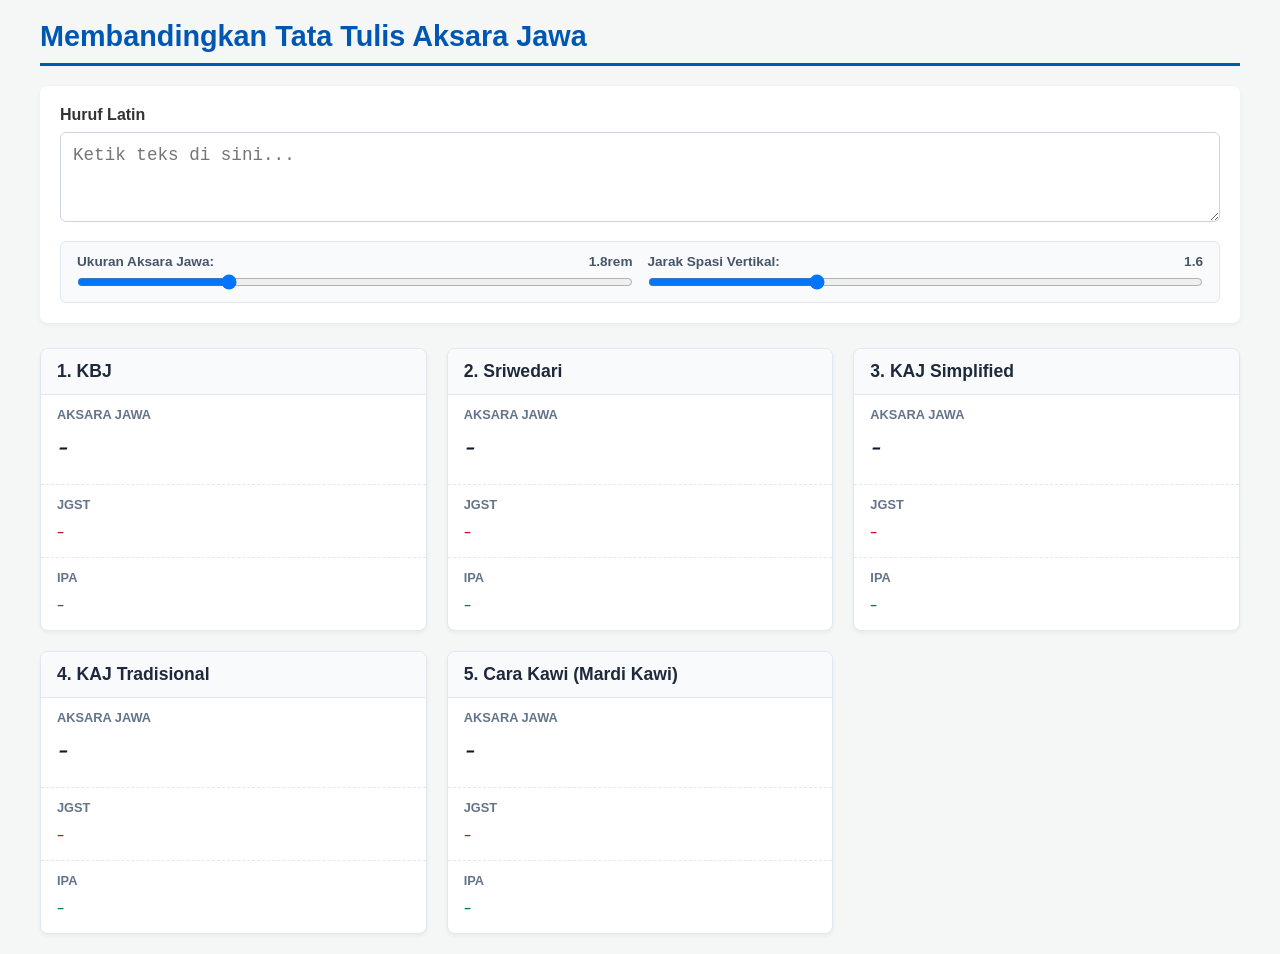
<file: index2.html>
<!DOCTYPE html>
<html lang="id">
<head>
    <meta charset="UTF-8">
    <meta name="viewport" content="width=device-width, initial-scale=1.0">
    <title>Membandingkan Tata Tulis Aksara Jawa</title>
    
    <!-- Google Font Gentium Plus untuk JGST & IPA -->
    <link rel="preconnect" href="https://fonts.googleapis.com">
    <link rel="preconnect" href="https://fonts.gstatic.com" crossorigin>
    <link href="https://fonts.googleapis.com/css2?family=Gentium+Plus:ital,wght@0,400;0,700;1,400;1,700&display=swap" rel="stylesheet">

    <style>
        @font-face { font-family: 'Ngayogyann'; src: url('ngayogyann.ttf') format('truetype'); }
        @font-face { font-family: 'Ngayogyan'; src: url('ngayogyan.ttf') format('truetype'); }

        :root {
            --primary: #0056b3;
            --bg: #f4f7f6;
            --card-bg: #ffffff;
            --border: #e2e8f0;
            --warning-color: #dc2626;
        }

        * { box-sizing: border-box; margin: 0; padding: 0; }
        body { font-family: 'Segoe UI', Tahoma, Geneva, Verdana, sans-serif; background-color: var(--bg); color: #333; padding: 20px; }
        .container { max-width: 1200px; margin: 0 auto; }
        h1 { font-size: 1.8rem; color: var(--primary); border-bottom: 3px solid var(--primary); padding-bottom: 10px; margin-bottom: 20px; }

        .input-section { background: var(--card-bg); padding: 20px; border-radius: 8px; box-shadow: 0 2px 5px rgba(0,0,0,0.05); margin-bottom: 25px; }
        
        /* Container Input dengan Tombol Clear (X) */
        .textarea-wrapper { position: relative; width: 100%; margin-bottom: 15px; }
        textarea { 
            width: 100%; 
            height: 90px; 
            padding: 12px 40px 12px 12px; 
            font-size: 1.1rem; 
            border: 1px solid #cbd5e1; 
            border-radius: 6px; 
            resize: vertical;
            text-transform: none;
        }
        textarea:focus { outline: none; border-color: var(--primary); box-shadow: 0 0 0 3px rgba(0, 86, 179, 0.2); }

        .btn-clear {
            position: absolute;
            right: 12px;
            top: 12px;
            width: 26px;
            height: 26px;
            border-radius: 50%;
            background: #e2e8f0;
            border: none;
            color: #475569;
            font-weight: bold;
            font-size: 1rem;
            cursor: pointer;
            display: none;
            align-items: center;
            justify-content: center;
            line-height: 1;
            transition: all 0.2s ease;
        }
        .btn-clear:hover { background: #cbd5e1; color: #0f172a; }

        /* Controls Section (Sliders) */
        .controls-grid {
            display: grid;
            grid-template-columns: repeat(auto-fit, minmax(250px, 1fr));
            gap: 15px;
            background: #f8fafc;
            padding: 12px 16px;
            border-radius: 6px;
            border: 1px solid var(--border);
        }
        .control-group { display: flex; flex-direction: column; gap: 5px; }
        .control-group label { font-size: 0.85rem; font-weight: 600; color: #475569; display: flex; justify-content: space-between; }
        .control-group input[type="range"] { width: 100%; cursor: pointer; }

        .grid-container { display: grid; grid-template-columns: repeat(auto-fit, minmax(350px, 1fr)); gap: 20px; }
        
        .card { background: var(--card-bg); border: 1px solid var(--border); border-radius: 8px; overflow: hidden; box-shadow: 0 2px 4px rgba(0,0,0,0.05); }
        .card-header { background: #f8fafc; font-size: 1.1rem; font-weight: bold; color: #1e293b; padding: 12px 16px; border-bottom: 1px solid var(--border); }

        .output-group { padding: 12px 16px; border-bottom: 1px dashed var(--border); }
        .output-group:last-child { border-bottom: none; }
        
        .output-label { font-size: 0.8rem; color: #64748b; font-weight: bold; text-transform: uppercase; margin-bottom: 4px; }
        
        .box-aksara { min-height: 40px; font-size: 1.8rem; line-height: 1.6; color: #0f172a; word-wrap: break-word; white-space: pre-wrap;}
        
        .box-jgst { font-family: 'Gentium Plus', serif; font-size: 1.25rem; color: #b91c1c; font-weight: bold; word-wrap: break-word; white-space: pre-wrap;}
        .box-ipa { font-family: 'Gentium Plus', serif; font-size: 1.25rem; color: #047857; font-weight: bold; word-wrap: break-word; white-space: pre-wrap;}

        .font-ngayogyann { font-family: 'Ngayogyann', 'Noto Sans Javanese', sans-serif; }
        .font-ngayogyan { font-family: 'Ngayogyan', 'Noto Sans Javanese', sans-serif; }

        /* Style Peringatan Aksara Rekan Khusus */
        .rekan-highlight { color: var(--warning-color); font-weight: bold; }
        .rekan-warning-badge {
            color: var(--warning-color);
            font-size: 0.8rem;
            margin-top: 8px;
            padding-top: 6px;
            border-top: 1px dashed var(--border);
            font-family: 'Segoe UI', Tahoma, Geneva, Verdana, sans-serif;
            line-height: 1.4;
        }
    </style>
</head>
<body>

<div class="container">
    <h1>Membandingkan Tata Tulis Aksara Jawa</h1>

    <div class="input-section">
        <label style="font-weight: bold; display: block; margin-bottom: 8px;">Huruf Latin</label>
        
        <!-- Textarea Wrapper dengan Tombol X -->
        <div class="textarea-wrapper">
            <textarea id="inputLatin" 
                      placeholder="Ketik teks di sini..." 
                      autocapitalize="none" 
                      autocomplete="off" 
                      autocorrect="off" 
                      spellcheck="false"></textarea>
            <button id="btnClear" class="btn-clear" title="Hapus teks">&times;</button>
        </div>

        <!-- Slider Pengatur Ukuran & Spasi Vertikal -->
        <div class="controls-grid">
            <div class="control-group">
                <label for="sliderFontSize">Ukuran Aksara Jawa: <span id="valFontSize">1.8rem</span></label>
                <input type="range" id="sliderFontSize" min="1" max="4" step="0.1" value="1.8">
            </div>
            <div class="control-group">
                <label for="sliderLineHeight">Jarak Spasi Vertikal: <span id="valLineHeight">1.6</span></label>
                <input type="range" id="sliderLineHeight" min="1" max="3" step="0.1" value="1.6">
            </div>
        </div>
    </div>

    <div class="grid-container">
        <!-- 1. KBJ -->
        <div class="card">
            <div class="card-header">1. KBJ</div>
            <div class="output-group">
                <div class="output-label">Aksara Jawa</div>
                <div id="outKBJ_Aksara" class="box-aksara font-ngayogyann">-</div>
            </div>
            <div class="output-group">
                <div class="output-label">JGST</div>
                <div id="outKBJ_JGST" class="box-jgst">-</div>
            </div>
            <div class="output-group">
                <div class="output-label">IPA</div>
                <div id="outKBJ_IPA" class="box-ipa">-</div>
            </div>
        </div>

        <!-- 2. Sriwedari -->
        <div class="card">
            <div class="card-header">2. Sriwedari</div>
            <div class="output-group">
                <div class="output-label">Aksara Jawa</div>
                <div id="outSriwedari_Aksara" class="box-aksara font-ngayogyann">-</div>
            </div>
            <div class="output-group">
                <div class="output-label">JGST</div>
                <div id="outSriwedari_JGST" class="box-jgst">-</div>
            </div>
            <div class="output-group">
                <div class="output-label">IPA</div>
                <div id="outSriwedari_IPA" class="box-ipa">-</div>
            </div>
        </div>

        <!-- 3. KAJ Simplified -->
        <div class="card">
            <div class="card-header">3. KAJ Simplified</div>
            <div class="output-group">
                <div class="output-label">Aksara Jawa</div>
                <div id="outSimplified_Aksara" class="box-aksara font-ngayogyann">-</div>
            </div>
            <div class="output-group">
                <div class="output-label">JGST</div>
                <div id="outSimplified_JGST" class="box-jgst">-</div>
            </div>
            <div class="output-group">
                <div class="output-label">IPA</div>
                <div id="outSimplified_IPA" class="box-ipa">-</div>
            </div>
        </div>

        <!-- 4. KAJ Tradisional -->
        <div class="card">
            <div class="card-header">4. KAJ Tradisional</div>
            <div class="output-group">
                <div class="output-label">Aksara Jawa</div>
                <div id="outTradisional_Aksara" class="box-aksara font-ngayogyan">-</div>
            </div>
            <div class="output-group">
                <div class="output-label">JGST</div>
                <div id="outTradisional_JGST" class="box-jgst">-</div>
            </div>
            <div class="output-group">
                <div class="output-label">IPA</div>
                <div id="outTradisional_IPA" class="box-ipa">-</div>
            </div>
        </div>

        <!-- 5. Cara Kawi -->
        <div class="card">
            <div class="card-header">5. Cara Kawi (Mardi Kawi)</div>
            <div class="output-group">
                <div class="output-label">Aksara Jawa</div>
                <div id="outCaraKawi_Aksara" class="box-aksara font-ngayogyan">-</div>
            </div>
            <div class="output-group">
                <div class="output-label">JGST</div>
                <div id="outCaraKawi_JGST" class="box-jgst">-</div>
            </div>
            <div class="output-group">
                <div class="output-label">IPA</div>
                <div id="outCaraKawi_IPA" class="box-ipa">-</div>
            </div>
        </div>
    </div>
</div>

<!-- PEMANGGILAN MODUL EXTERNAL -->
<script src="jgst.js"></script>
<script src="ipa.js"></script>

<script>
    const Modules = { kbj: null, sriwedari: null, simplified: null, tradisional: null, carakawi: null };

    // Pemetaan Aksara Rekan Khusus (Hanya dikenal di Simplified & Tradisional)
    const REKAN_KHUSUS_MAP = {
        'q': 'ꦐ', 'hh': 'ꦲ꦳', 'xng': 'ꦔ꦳', 'ts': 'ꦱ꦳', 'shh': 'ꦰ꦳',
        'xsy': 'ꦯ꦳', 'dl': 'ꦭ꦳', 'tth': 'ꦡ꦳', 'zh': 'ꦣ꦳', 'x': 'ꦑ꦳'
    };

    async function loadScriptAsModule(url, fnName) {
        try {
            const resp = await fetch(url);
            const code = await resp.text();
            const sandbox = {
                document: { getElementById: () => ({ addEventListener: () => {}, style: {}, value: '', textContent: '', innerText: '' }) },
                window: {}, navigator: { clipboard: { writeText: () => Promise.resolve() } }, alert: () => {}
            };
            const factory = new Function('document', 'window', 'navigator', 'alert', code + `\n return typeof ${fnName} !== 'undefined' ? ${fnName} : null;`);
            return factory(sandbox.document, sandbox.window, sandbox.navigator, sandbox.alert);
        } catch (e) {
            console.error(`Gagal memuat ${url}:`, e); return null;
        }
    }

    async function initModules() {
        Modules.kbj = await loadScriptAsModule('kbj.js', 'transliterasiKalimat');
        Modules.sriwedari = await loadScriptAsModule('sriwedari.js', 'transliterasiKalimat');
        Modules.simplified = await loadScriptAsModule('simplified.js', 'transliterasiKalimat');
        Modules.tradisional = await loadScriptAsModule('tradisional.js', 'transliterateKawi');
        Modules.carakawi = await loadScriptAsModule('carakawi.js', 'transliterateKawi');
        processTransliteration();
    }

    function processCardOutput(moduleId, fnKey, rawInput, isSastraLampah = false, checkRekanKhusus = false) {
        const outAksara = document.getElementById(`out${moduleId}_Aksara`);
        const outJGST = document.getElementById(`out${moduleId}_JGST`);
        const outIPA = document.getElementById(`out${moduleId}_IPA`);

        if (!rawInput.trim() || !Modules[fnKey]) {
            outAksara.textContent = '-'; outJGST.textContent = '-'; outIPA.textContent = '-';
            return;
        }

        let formattedInput = rawInput;
        if (moduleId === 'Tradisional' || moduleId === 'CaraKawi') {
            formattedInput = rawInput.replace(/e'/g, 'é').replace(/E'/g, 'É');
        }

        // 1. Aksara Jawa Scripto Continua
        let aksaraUtuh = Modules[fnKey](formattedInput);
        let warningText = "";

        // Deteksi dan sorot Aksara Rekan Khusus untuk KBJ, Sriwedari, dan Cara Kawi
        if (checkRekanKhusus) {
            let detectedAksaraJawa = [];
            let keys = Object.keys(REKAN_KHUSUS_MAP).sort((a, b) => b.length - a.length);

            keys.forEach(key => {
                let regex = new RegExp(`\\b${key}\\b|${key}`, 'gi');
                if (regex.test(formattedInput)) {
                    let aksaraSymbol = REKAN_KHUSUS_MAP[key];
                    if (!detectedAksaraJawa.includes(aksaraSymbol)) {
                        detectedAksaraJawa.push(aksaraSymbol);
                    }
                }
            });

            if (detectedAksaraJawa.length > 0) {
                keys.forEach(key => {
                    let aksaraSymbol = REKAN_KHUSUS_MAP[key];
                    let regexLatin = new RegExp(key, 'gi');
                    aksaraUtuh = aksaraUtuh.replace(regexLatin, `<span class="rekan-highlight">${aksaraSymbol}</span>`);
                });

                let namaPaugeranMap = {
                    'KBJ': 'KBJ',
                    'Sriwedari': 'Sriwedari',
                    'CaraKawi': 'Cara Kawi (Mardi Kawi)'
                };

                let daftarAksaraFormatted = detectedAksaraJawa.map(a => `<span class="rekan-highlight">${a}</span>`).join(', ');
                warningText = `<div class="rekan-warning-badge">⚠️ Katrangan: aksara rekan (${daftarAksaraFormatted}) ora dikenal ing Paugeran ${namaPaugeranMap[moduleId] || moduleId}.</div>`;
            }
        }

        outAksara.innerHTML = aksaraUtuh + warningText;

        // 2. JGST & IPA Pemrosesan Kata Ber-Spasi
        const tokens = formattedInput.split(/(\s+)/);
        let jgstList = [];
        let ipaList = [];

        tokens.forEach(token => {
            if (/^\s+$/.test(token)) {
                jgstList.push(token);
                ipaList.push(token);
            } else if (token !== '') {
                const aksaraKata = Modules[fnKey](token);
                let jgstKata = '-';
                if (typeof transliterateToJGST === 'function') {
                    jgstKata = transliterateToJGST(aksaraKata);
                }

                if (isSastraLampah && /^h[aāiīuūěéèeoꜽꜷṛḷ]/i.test(jgstKata)) {
                    jgstKata = jgstKata.substring(1);
                }

                let ipaKata = '-';
                if (typeof convertJGSTtoIPA === 'function') {
                    ipaKata = convertJGSTtoIPA(jgstKata, token);
                }

                jgstList.push(jgstKata);
                ipaList.push(ipaKata);
            }
        });

        outJGST.textContent = jgstList.join('');
        outIPA.textContent = ipaList.join('');
    }

    function processTransliteration() {
        const input = document.getElementById('inputLatin').value;
        
        // Tampilkan/Sembunyikan tombol 'X' pembersih input
        const btnClear = document.getElementById('btnClear');
        btnClear.style.display = input.length > 0 ? 'flex' : 'none';

        processCardOutput('KBJ', 'kbj', input, false, true);
        processCardOutput('Sriwedari', 'sriwedari', input, false, true);
        processCardOutput('Simplified', 'simplified', input, false, false);
        processCardOutput('Tradisional', 'tradisional', input, true, false);
        processCardOutput('CaraKawi', 'carakawi', input, true, true);
    }

    // Event Listener Tombol Hapus (X)
    document.getElementById('btnClear').addEventListener('click', () => {
        const inputLatin = document.getElementById('inputLatin');
        inputLatin.value = '';
        inputLatin.focus();
        processTransliteration();
    });

    // Event Listener Slider Ukuran Font & Spasi Vertikal
    document.getElementById('sliderFontSize').addEventListener('input', (e) => {
        const val = e.target.value;
        document.getElementById('valFontSize').textContent = `${val}rem`;
        document.querySelectorAll('.box-aksara').forEach(el => {
            el.style.fontSize = `${val}rem`;
        });
    });

    document.getElementById('sliderLineHeight').addEventListener('input', (e) => {
        const val = e.target.value;
        document.getElementById('valLineHeight').textContent = val;
        document.querySelectorAll('.box-aksara').forEach(el => {
            el.style.lineHeight = val;
        });
    });

    document.getElementById('inputLatin').addEventListener('input', processTransliteration);
    window.addEventListener('DOMContentLoaded', initModules);
</script>

</body>
</html>
</file>
<file: style.css>
@font-face {
    font-family: 'Ngayogyann';
    src: url('ngayogyann.ttf') format('truetype');
}
@font-face {
    font-family: 'Ngayogyan';
    src: url('ngayogyan.ttf') format('truetype');
}

:root {
    --primary: #0056b3;
    --bg: #f4f6f8;
    --card-bg: #ffffff;
    --border: #e2e8f0;
    --warning-color: #dc2626;
}

html {
    scroll-behavior: smooth;
}

* { box-sizing: border-box; margin: 0; padding: 0; }
body { font-family: 'Segoe UI', Tahoma, Geneva, Verdana, sans-serif; background-color: var(--bg); color: #333; padding: 20px; }
.container { max-width: 1400px; margin: 0 auto; }

.header-bar {
    display: flex;
    justify-content: space-between;
    align-items: center;
    flex-wrap: wrap;
    gap: 15px;
    border-bottom: 3px solid var(--primary);
    padding-bottom: 10px;
    margin-bottom: 20px;
}
.header-bar h1 {
    font-size: 1.8rem;
    color: var(--primary);
    margin: 0;
    padding: 0;
    border: none;
}

.btn-petunjuk-latin {
    display: inline-flex;
    align-items: center;
    gap: 6px;
    background-color: #dc2626;
    color: #ffffff !important;
    font-weight: bold;
    font-size: 0.95rem;
    padding: 10px 18px;
    border-radius: 6px;
    text-decoration: none;
    box-shadow: 0 3px 8px rgba(220, 38, 38, 0.4);
    transition: all 0.2s ease-in-out;
    border: none;
    cursor: pointer;
}
.btn-petunjuk-latin:hover {
    background-color: #b91c1c;
    box-shadow: 0 5px 14px rgba(220, 38, 38, 0.6);
    transform: translateY(-2px);
}

.input-section { background: var(--card-bg); padding: 20px; border-radius: 8px; box-shadow: 0 2px 5px rgba(0,0,0,0.05); margin-bottom: 25px; }

.input-header {
    display: flex;
    justify-content: space-between;
    align-items: flex-start;
    margin-bottom: 10px;
    gap: 15px;
    flex-wrap: wrap;
}

.input-title {
    font-size: 1.1rem;
    font-weight: bold;
    color: #1e293b;
    padding-top: 4px;
}

.toggles-wrapper {
    display: flex;
    flex-direction: column;
    align-items: flex-end;
    gap: 6px;
}

.card-toggles, .sub-toggles {
    display: flex;
    gap: 12px;
    background: #f1f5f9;
    padding: 6px 12px;
    border-radius: 6px;
    font-size: 0.85rem;
    flex-wrap: wrap;
    justify-content: flex-end;
}

.toggle-label {
    font-weight: bold;
    color: #64748b;
    margin-right: 4px;
}

.card-toggle-item {
    display: flex;
    align-items: center;
    gap: 5px;
    cursor: pointer;
    user-select: none;
    color: #334155;
    font-weight: 600;
}

.card-toggle-item input[type="checkbox"] {
    cursor: pointer;
    accent-color: var(--primary);
}

.textarea-wrapper {
    position: relative;
    width: 100%;
}

textarea {
    width: 100%;
    height: 100px;
    padding: 12px;
    padding-right: 40px;
    font-size: 1.1rem;
    border: 1px solid var(--border);
    border-radius: 6px;
    resize: vertical;
    font-family: inherit;
}

textarea:focus { outline: none; border-color: var(--primary); box-shadow: 0 0 0 3px rgba(0, 86, 179, 0.2); }

.btn-clear {
    position: absolute;
    top: 10px;
    right: 12px;
    background: #e2e8f0;
    border: none;
    color: #64748b;
    width: 26px;
    height: 26px;
    border-radius: 50%;
    cursor: pointer;
    display: none;
    align-items: center;
    justify-content: center;
    font-size: 1.1rem;
    font-weight: bold;
    line-height: 1;
    transition: all 0.2s;
}
.btn-clear:hover { background: #cbd5e1; color: #0f172a; }

.controls-grid {
    display: grid;
    grid-template-columns: repeat(auto-fit, minmax(250px, 1fr));
    gap: 15px;
    margin-top: 15px;
    padding-top: 15px;
    border-top: 1px solid var(--border);
}
.control-group { display: flex; flex-direction: column; gap: 5px; }
.control-group label { font-size: 0.85rem; font-weight: 600; color: #475569; display: flex; justify-content: space-between; }
.control-group input[type="range"] { width: 100%; cursor: pointer; }

.grid-container { display: grid; grid-template-columns: repeat(auto-fit, minmax(350px, 1fr)); gap: 20px; }

.card { background: var(--card-bg); border: 1px solid var(--border); border-radius: 8px; overflow: hidden; box-shadow: 0 2px 4px rgba(0,0,0,0.05); }
.card-header { background: #f8fafc; font-size: 1.1rem; font-weight: bold; color: #1e293b; padding: 12px 16px; border-bottom: 1px solid var(--border); }

/* Latar Belakang Warna Samar Sesuai Modul */
#cardPraktis { background-color: #fffde7; }
#cardKBJ, #cardSriwedari, #cardSimplified { background-color: #f0fdf4; }
#cardTradisional, #cardCaraKawi { background-color: #fef2f2; }

.output-group { padding: 12px 16px; border-bottom: 1px dashed var(--border); }
.output-group:last-child { border-bottom: none; }

.output-label { font-size: 0.8rem; color: #64748b; font-weight: bold; text-transform: uppercase; margin-bottom: 4px; }

.box-aksara { min-height: 40px; font-size: 1.8rem; line-height: 1.6; color: #0f172a; word-wrap: break-word; white-space: pre-wrap;}

/* Default Sembunyi untuk JGST, IPA, dan PUJL */
.group-jgst, .group-ipa, .group-pujl { display: none; }

.box-jgst { font-family: 'Gentium Plus', serif; font-size: 1.25rem; color: #b91c1c; font-weight: bold; word-wrap: break-word; white-space: pre-wrap;}
.box-ipa { font-family: 'Gentium Plus', serif; font-size: 1.25rem; color: #047857; font-weight: bold; word-wrap: break-word; white-space: pre-wrap;}
.box-pujl { font-family: 'Gentium Plus', serif; font-size: 1.25rem; color: #1d4ed8; font-weight: bold; word-wrap: break-word; white-space: pre-wrap;}

.font-ngayogyann { font-family: 'Ngayogyann', 'Noto Sans Javanese', sans-serif; }
.font-ngayogyan { font-family: 'Ngayogyan', 'Noto Sans Javanese', sans-serif; }
.ringkasan-sub-row { display: flex; gap: 16px; margin-top: 6px; flex-wrap: wrap; align-items: center; }

.rekan-highlight { color: var(--warning-color); font-weight: bold; }
.rekan-warning-badge {
    color: var(--warning-color);
    font-size: 0.8rem;
    margin-top: 8px;
    padding-top: 6px;
    border-top: 1px dashed var(--border);
    font-family: 'Segoe UI', Tahoma, Geneva, Verdana, sans-serif;
    line-height: 1.4;
}

.table-guide {
    width: 100%;
    border-collapse: collapse;
    font-size: 0.95rem;
    color: #1e293b;
}
.table-guide th, .table-guide td {
    border: 1px solid var(--border);
    padding: 10px 14px;
    text-align: left;
    vertical-align: middle;
}
.table-guide th {
    background-color: #f1f5f9;
    font-weight: bold;
    color: #0f172a;
}
.table-guide tr:nth-child(even) {
    background-color: #f8fafc;
}
.table-guide tr:hover {
    background-color: #f1f5f9;
}
.aksara-cell {
    font-size: 1.6rem;
    line-height: 1.4;
    font-family: 'Ngayogyann', 'Noto Sans Javanese', sans-serif;
    color: #0f172a;
}
.aksara-lama-cell {
    font-size: 1.6rem;
    line-height: 1.4;
    font-family: 'Ngayogyan', 'Noto Sans Javanese', sans-serif;
    color: #0f172a;
}
.combined-notation {
    display: flex;
    flex-wrap: wrap;
    gap: 10px;
    align-items: center;
    font-family: 'Gentium Plus', serif;
    font-size: 1.05rem;
}
.tag-jgst { color: #b91c1c; font-weight: bold; }
.tag-ipa { color: #047857; font-weight: bold; }
.tag-pujl { color: #1d4ed8; font-weight: bold; }
.missing-badge {
    color: #dc2626;
    font-size: 0.8rem;
    display: block;
    margin-top: 2px;
    font-weight: 600;
}

/* GAYA POP-UP MODAL */
.modal-overlay {
    position: fixed;
    top: 0;
    left: 0;
    width: 100%;
    height: 100%;
    background-color: rgba(15, 23, 42, 0.65);
    backdrop-filter: blur(4px);
    display: none;
    align-items: center;
    justify-content: center;
    z-index: 9999;
    padding: 20px;
}
.modal-box {
    background: #ffffff;
    border-radius: 12px;
    width: 100%;
    max-width: 650px;
    box-shadow: 0 20px 25px -5px rgba(0,0,0,0.2), 0 10px 10px -5px rgba(0,0,0,0.1);
    overflow: hidden;
    animation: modalFadeIn 0.25s cubic-bezier(0.16, 1, 0.3, 1);
}
@keyframes modalFadeIn {
    from { opacity: 0; transform: scale(0.95) translateY(-10px); }
    to { opacity: 1; transform: scale(1) translateY(0); }
}
.modal-header {
    background: #1e293b;
    color: #ffffff;
    padding: 16px 20px;
    display: flex;
    justify-content: space-between;
    align-items: center;
    font-size: 1.15rem;
    font-weight: bold;
}
.modal-close {
    background: transparent;
    border: none;
    color: #94a3b8;
    font-size: 1.6rem;
    line-height: 1;
    cursor: pointer;
    transition: color 0.2s;
}
.modal-close:hover { color: #ffffff; }
.modal-body {
    padding: 20px;
    display: flex;
    flex-direction: column;
    gap: 16px;
}
.form-grid {
    display: grid;
    grid-template-columns: repeat(auto-fit, minmax(180px, 1fr));
    gap: 12px;
}
.form-group-custom {
    display: flex;
    flex-direction: column;
    gap: 6px;
}
.form-group-custom label {
    font-size: 0.85rem;
    font-weight: 700;
    color: #334155;
}
.form-group-custom select, .form-group-custom input[type="text"] {
    padding: 10px 12px;
    border: 1px solid var(--border);
    border-radius: 6px;
    font-size: 1rem;
    outline: none;
    transition: border-color 0.2s;
}
.form-group-custom select:focus, .form-group-custom input[type="text"]:focus {
    border-color: var(--primary);
}
.modal-preview-card {
    background: #f8fafc;
    border: 1px solid var(--border);
    border-radius: 8px;
    padding: 14px;
    display: flex;
    flex-direction: column;
    gap: 10px;
}
.modal-preview-label {
    font-size: 0.75rem;
    font-weight: 800;
    color: #64748b;
    text-transform: uppercase;
    letter-spacing: 0.5px;
}
.modal-latin-out {
    font-size: 1.15rem;
    font-weight: bold;
    color: #0f172a;
    background: #ffffff;
    padding: 8px 12px;
    border-radius: 6px;
    border: 1px solid #cbd5e1;
    word-break: break-all;
}
.modal-aksara-out {
    font-size: 1.8rem;
    line-height: 1.5;
    color: #0284c7;
    background: #ffffff;
    padding: 8px 12px;
    border-radius: 6px;
    border: 1px solid #cbd5e1;
    min-height: 50px;
    word-break: break-all;
}
.modal-actions {
    display: flex;
    gap: 10px;
    justify-content: flex-end;
    flex-wrap: wrap;
    margin-top: 6px;
}
.btn-modal-action {
    padding: 10px 16px;
    font-size: 0.9rem;
    font-weight: bold;
    border-radius: 6px;
    border: none;
    cursor: pointer;
    transition: all 0.2s;
    display: inline-flex;
    align-items: center;
    gap: 6px;
}
.btn-modal-copy {
    background-color: #f1f5f9;
    color: #334155;
    border: 1px solid #cbd5e1;
}
.btn-modal-copy:hover {
    background-color: #e2e8f0;
}
.btn-modal-use {
    background-color: #16a34a;
    color: #ffffff;
}
.btn-modal-use:hover {
    background-color: #15803d;
}
.font-gentium {
    font-family: 'Gentium Plus', serif;
    font-size: 1.6rem;
    font-weight: bold;
    color: #0d9488;
}
</file>
